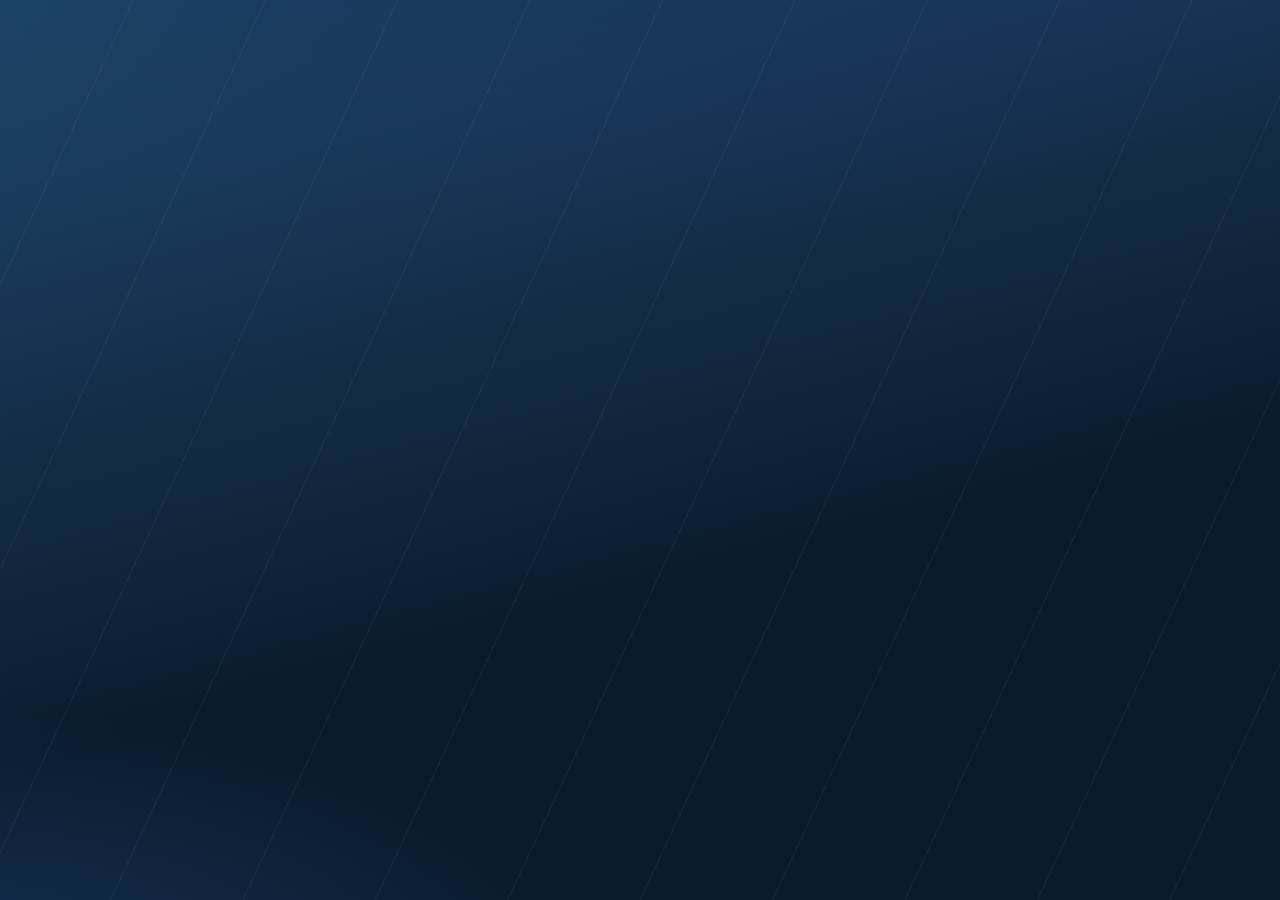
<file: journey-board.html>
<!DOCTYPE html><html><head><script>window.__JB=null;/* live data injected by parent dashboard */</script><meta charset="utf-8"><meta name="viewport" content="width=device-width,initial-scale=1,maximum-scale=1,user-scalable=no">
<title>Race Control — PR→PO Journey Board</title><script>if(new URLSearchParams(location.search).has('evidence'))document.documentElement.classList.add('evidence')</script>
<link href="https://fonts.googleapis.com/css2?family=Montserrat:wght@500;600;700;800&display=swap" rel="stylesheet">
<style>
:root{--bg:#0B1B2E;--bg2:#1F466B;--line:#618FB4;--accent:#145A95;--ink:#eaf2fb;--mut:#8fa9c6;
--green:#22c55e;--amber:#f59e0b;--red:#ef4444;--ghost:#42618a;--pr:#7fb2e0;--cpr:#e0b96a}
*{box-sizing:border-box;margin:0;padding:0}
html,body{width:100%;height:100%;overflow:hidden;background:#0B1B2E}
#stage{position:absolute;top:0;left:0;width:1920px;height:1080px;transform-origin:top left;visibility:hidden}
#stage.data-ready{visibility:visible}
body{font-family:'Montserrat','Helvetica Neue',Arial,sans-serif;color:var(--ink);
background:radial-gradient(1500px 700px at 50% -20%, #17335c 0%, transparent 60%),
radial-gradient(1100px 500px at -5% 112%, #143054 0%, transparent 60%),
linear-gradient(165deg,var(--bg2),var(--bg) 62%)}
body:before{content:"";position:fixed;inset:0;opacity:.05;pointer-events:none;
background-image:repeating-linear-gradient(115deg,#fff 0 1px,transparent 1px 120px)}
.wall{display:grid;width:100%;height:100%;padding:14px 28px 8px;gap:10px;
grid-template-rows:46px 158px 184px 1fr 15px;min-width:0}
.wall>*{min-width:0}
.hdr{display:flex;align-items:center;gap:14px;overflow:hidden}
.hdr h1{font-family:'Gotham','Montserrat','Helvetica Neue',Arial,sans-serif;font-size:22px;letter-spacing:.12em;white-space:nowrap}
.hdr .bars{display:inline-block;width:27px;height:15px;margin-right:10px;
background:repeating-linear-gradient(105deg,var(--line) 0 6px,transparent 6px 10px);transform:skewX(-18deg)}
.tabs{display:flex;gap:6px}
.tab{font-family:'Gotham','Montserrat','Helvetica Neue',Arial,sans-serif;font-size:11.5px;letter-spacing:.09em;padding:6px 13px;border-radius:7px;
border:1px solid rgba(97,143,180,.4);color:var(--mut)}
.tab.on{background:#cfe2f5;color:#0b1830;font-weight:700;border-color:#cfe2f5}
.bench{background:var(--accent)!important;color:#fff!important;font-family:'Gotham','Montserrat','Helvetica Neue',Arial,sans-serif;font-size:11.5px;color:#0b1830;background:linear-gradient(90deg,#cfe2f5,#9dc3e8);
padding:6px 12px;border-radius:7px;font-weight:700;white-space:nowrap}
.bench.win{background:linear-gradient(90deg,#c98a1f,#f0b95c)!important;color:#0B1B2E!important}
.liveclk{margin-left:auto;font-family:'Gotham','Montserrat','Helvetica Neue',Arial,sans-serif;font-size:13px;color:var(--mut);white-space:nowrap}
.liveclk i{display:inline-block;width:9px;height:9px;border-radius:50%;background:var(--green);box-shadow:0 0 9px var(--green);margin-right:8px;animation:pu 1.6s infinite}
@keyframes pu{50%{opacity:.35}}
/* hero */
.hero{display:grid;grid-template-columns:496px 1fr 416px;gap:16px;min-width:0}
.hero>*{min-width:0}
.hn{display:flex;flex-direction:column;justify-content:center}
.hn .n{font-family:'Gotham','Montserrat','Helvetica Neue',Arial,sans-serif;font-weight:700;font-size:104px;line-height:.92;
background:linear-gradient(180deg,#fff,#a9c6e4);-webkit-background-clip:text;background-clip:text;color:transparent}
.hn .n span{font-size:34px;letter-spacing:.05em}
.hn .sub{display:flex;gap:8px 14px;font-family:'Gotham','Montserrat','Helvetica Neue',Arial,sans-serif;font-size:13.5px;letter-spacing:.06em;margin-top:6px;flex-wrap:wrap}
.hn .sub .t{color:var(--mut)}.hn .sub .behind{color:#ffb37a;font-weight:700}
.panel{background:rgba(8,21,43,.5);border:1px solid rgba(97,143,180,.28);border-radius:13px;padding:10px 16px;display:flex;flex-direction:column;min-height:0}
.panel .ttl{font-family:'Gotham','Montserrat','Helvetica Neue',Arial,sans-serif;font-size:11px;letter-spacing:.14em;color:var(--mut);display:flex;gap:12px;align-items:baseline}
.panel .ttl .chip{font-size:12px;color:#9ff0bb;font-weight:700}
.tw{flex:1;display:flex;align-items:flex-end;gap:10px;padding:8px 4px 2px;position:relative}
.tw .tgt{position:absolute;left:0;right:0;border-top:2px dashed rgba(207,226,245,.5);z-index:0}
.tw .tgt span{position:absolute;right:2px;top:-16px;font:600 10px 'Montserrat',Arial;color:#cfe2f5}
.tb2{flex:1;display:flex;flex-direction:column;align-items:center;gap:3px;z-index:1}
.tb2 .bar2{width:100%;border-radius:4px 4px 0 0}
.tb2 .wl{font:600 10px 'Montserrat',Arial;color:var(--mut)}
.tb2 .wv{font:700 11.5px 'Montserrat'}
.tb2.dim{opacity:.45}
/* live mini */
.lm{display:grid;grid-template-columns:1fr 1fr;gap:8px;flex:1;align-content:center}
.lmk{background:rgba(8,21,43,.55);border:1px solid rgba(97,143,180,.22);border-radius:9px;padding:6px 10px}
.lmk .l{font-family:'Gotham','Montserrat','Helvetica Neue',Arial,sans-serif;font-size:9.5px;letter-spacing:.1em;color:var(--mut);white-space:nowrap}
.lmk .v{font-family:'Gotham','Montserrat','Helvetica Neue',Arial,sans-serif;font-size:20px;font-weight:700;line-height:1.1}
.lmk .v i{font-style:normal;font-size:11px;font-weight:600}
.bad{color:#ff9d9d}.good{color:#8ef0ae}
/* journey line */
.jbox{position:relative;padding:0 14px}
.jbox svg{width:100%;height:100%}
.nlab{font:600 13.5px 'Montserrat';fill:#e6eefb;letter-spacing:.05em}
.nsub{font:700 14px 'Montserrat'}
.nnote{font:600 10.5px 'Titillium Web';fill:#8fa9c6}
.seglab{font:700 12px 'Montserrat';fill:#ffb4b4;letter-spacing:.07em}
/* circuits + pit */
.main{display:grid;grid-template-columns:1fr 328px;gap:14px;min-height:0}
.main>*{min-width:0}
.circ{display:flex;flex-direction:column;gap:6px;min-height:0}
.leg{display:flex;gap:22px;font:600 10.5px 'Montserrat';letter-spacing:.1em;color:var(--mut);padding-left:250px}
.crow{flex:1;display:grid;grid-template-columns:236px 1fr;gap:12px;align-items:center;min-height:0;
background:rgba(255,255,255,.03);border:1px solid rgba(97,143,180,.22);border-radius:11px;padding:4px 14px}
.crow.p1{border-color:rgba(34,197,94,.45)}
.crow.last{border-color:rgba(239,68,68,.45)}
.cid .r1{display:flex;align-items:center;gap:7px}
.pos{font-family:'Gotham','Montserrat','Helvetica Neue',Arial,sans-serif;font-weight:700;font-size:12px;width:32px;height:23px;display:flex;align-items:center;justify-content:center;border-radius:6px;background:#20406e;color:#cfe2f5}
.p1 .pos{background:var(--green);color:#04240f}.last .pos{background:var(--red);color:#2b0505}
.tn{font-family:'Gotham','Montserrat','Helvetica Neue',Arial,sans-serif;font-size:13px;font-weight:600;white-space:nowrap}
.tb{font:700 9.5px 'Montserrat';padding:2px 7px;border-radius:5px}
.tbpr{background:var(--pr);color:#08152b}.tbcpr{background:var(--cpr);color:#08152b}
.cid .r2{font-family:'Montserrat'}
.cid .r2 .m{font-size:21px;font-weight:700}
.cid .r2 .m span{font-size:11px;color:var(--mut)}
.cid .r3{font-size:10px;color:var(--mut)}
.cid .r3 b{color:#cfe2f5}
.crow svg{width:100%;height:100%;min-height:0}
.sval{font:700 12.5px 'Montserrat'}
.sstuck{font:700 10.5px 'Montserrat';letter-spacing:.02em}
/* pit */
.pit{display:flex;flex-direction:column;gap:8px;min-height:0}
.pit h2{font-family:'Gotham','Montserrat','Helvetica Neue',Arial,sans-serif;font-size:13.5px;letter-spacing:.16em;color:#7fd4ff}
.pc{border-radius:10px;padding:8px 12px;border:1px solid;display:flex;flex-direction:column;gap:1px}
.pc .l{font-family:'Gotham','Montserrat','Helvetica Neue',Arial,sans-serif;font-size:9.5px;letter-spacing:.13em;opacity:.85}
.pc .v{font-family:'Gotham','Montserrat','Helvetica Neue',Arial,sans-serif;font-size:14px;font-weight:700;line-height:1.3}
.pc .n{font-family:'Gotham','Montserrat','Helvetica Neue',Arial,sans-serif;font-size:21px;font-weight:700}
.pc .n span{font-size:11px}
.pc.r{border-color:rgba(239,68,68,.55);background:rgba(239,68,68,.1);color:#ffd2d2}
.pc.a{border-color:rgba(245,158,11,.5);background:rgba(245,158,11,.09);color:#ffe1ae}
.pc.b{border-color:rgba(97,143,180,.4);background:rgba(97,143,180,.08);color:#d8e8f7}
.pc small{font-size:10.5px;line-height:1.35;color:inherit;opacity:.9}
.next{margin-top:auto;border:1px solid rgba(127,212,255,.55);background:rgba(127,212,255,.08);border-radius:10px;padding:10px 12px;position:relative;overflow:hidden}
.next:after{content:"";position:absolute;top:0;bottom:0;width:110px;left:-150px;
background:linear-gradient(105deg,transparent,rgba(255,255,255,.10),transparent);animation:sweep 6s ease-in-out infinite}
@keyframes sweep{14%{left:110%}100%{left:110%}}
.next .l{font-family:'Gotham','Montserrat','Helvetica Neue',Arial,sans-serif;font-size:10px;letter-spacing:.15em;color:#7fd4ff}
.next .v{font-family:'Gotham','Montserrat','Helvetica Neue',Arial,sans-serif;font-size:15px;font-weight:700;color:#eaf6ff;line-height:1.3}
.next .d{font-size:10.5px;color:#bcd9ec;line-height:1.35}
.next .d b{color:#fff}
.foot{display:flex;justify-content:space-between;font-size:10px;color:var(--mut);white-space:nowrap;overflow:hidden}

/* ===== motion ===== */
.crow{transition:flex-grow .45s cubic-bezier(.16,1,.3,1),border-color .3s;cursor:pointer;position:relative;flex-direction:column;display:flex}
.crow .rmain{display:grid;grid-template-columns:236px 1fr;gap:12px;align-items:center;flex:1;min-height:0;width:100%}
.crow:hover{border-color:rgba(97,143,180,.55)}
.crow .hint{position:absolute;right:12px;top:8px;font:600 9.5px 'Montserrat',Arial;letter-spacing:.12em;color:var(--mut);opacity:.7}
.crow.exp{flex-grow:3.4;border-color:#618FB4;background:rgba(20,90,149,.12)}
.drawer{display:none;width:100%;border-top:1px solid rgba(97,143,180,.3);margin-top:4px;padding-top:6px;
 grid-template-columns:repeat(4,1fr);gap:12px;overflow:hidden}
.crow.exp .drawer{display:grid;animation:din .4s cubic-bezier(.16,1,.3,1)}
@keyframes din{from{opacity:0;transform:translateY(8px)}to{opacity:1;transform:none}}
.dh{font:700 9.5px 'Montserrat',Arial;letter-spacing:.13em;color:#7fd4ff;margin-bottom:2px}
.dr{display:grid;grid-template-columns:1fr auto;gap:8px;font-size:11px;padding:2.5px 0;border-top:1px solid rgba(97,143,180,.12)}
.dr .a{white-space:nowrap;overflow:hidden;text-overflow:ellipsis;font-weight:600}
.dr .b{font-family:'Montserrat',Arial;font-weight:700;white-space:nowrap}
.dr .b span{color:var(--mut);font-weight:400;font-size:9.5px}
/* reveals */
.rv0{opacity:0;transform:translateY(14px)}
.on .rv0{opacity:1;transform:none;transition:all .6s cubic-bezier(.16,1,.3,1)}
.tb2 .bar2{transform-origin:bottom;transform:scaleY(0)}
.on .tb2 .bar2{transform:scaleY(1);transition:transform .7s cubic-bezier(.16,1,.3,1)}
.jbox{position:relative}
#jl{clip-path:inset(0 100% 0 0)}
.on #jl{clip-path:inset(0 -2% 0 0);transition:clip-path 1.2s cubic-bezier(.16,1,.3,1) .15s}
#pcv{position:absolute;inset:0;pointer-events:none}
#livePage{position:fixed;inset:0;width:100vw;height:100vh;border:0;display:none;z-index:50;background:#0B1B2E}
html.evidence .rv0{opacity:1!important;transform:none!important;transition:none!important}
html.evidence .tb2 .bar2{transform:scaleY(1)!important;transition:none!important}
html.evidence #jl{clip-path:none!important;transition:none!important}
html.evidence .crow{transition:none!important}
</style></head><body><div id="stage"><div class="wall">

 <div class="hdr"><span style="background:#fff;border-radius:8px;padding:5px 10px;display:flex;align-items:center"><img src="[data-uri]" style="height:30px"></span>
<h1><img src="[data-uri]" style="height:17px;margin-right:10px;vertical-align:-1px">RACE CONTROL — PR → PO JOURNEY BOARD</h1>
  <div class="tabs"><span class="tab on">1 · JOURNEY BOARD</span><span class="tab">2 · LIVE RACE & QUEUES</span></div>
  <span class="bench">TARGET · PR → GOODS RECEIVED · 10 WD</span>
  <span class="bench">GOODS → INVOICE · ≤ 2 DAYS</span>
  <span class="bench win">WINDOW · 01 APR 2026 → (POST INTEGRATION FIX)</span>
  <span class="liveclk"><i></i>LIVE · 25 AUG 2026 · 16:48</span></div>

 <div class="hero">
  <div class="hn"><div class="n">12.0<span> WD</span></div>
   <div class="sub"><span class="t">MEDIAN · MEASURED TO LPO SENT</span><span class="behind">+2.0 WD vs TARGET</span><span class="t">n=698 · 43.8% WITHIN · P90 34</span></div></div>
  <div class="panel rv0"><div class="ttl">ARE WE IMPROVING? — COMPLETED JOURNEYS BY FINISH WEEK <span class="chip">▼ 2 WD vs LAST WEEK · 3 STRAIGHT WEEKS AT / UNDER TARGET</span></div>
   <div class="tw" id="tw"></div></div>
  <div class="panel rv0"><div class="ttl">STILL ON THE JOURNEY — THE SLOW TAIL</div>
   <div class="lm">
    <div class="lmk"><div class="l">ON THE JOURNEY NOW</div><div class="v">596</div></div>
    <div class="lmk"><div class="l">WITHIN TARGET NOW</div><div class="v">26.2% <i class="bad">▼2.6</i></div></div>
    <div class="lmk"><div class="l">MEDIAN AGE</div><div class="v">29 wd <i class="bad">▲1</i></div></div>
    <div class="lmk"><div class="l">FINISHED / RAISED TODAY</div><div class="v">0 · 1</div></div>
   </div></div>
 </div>

 <div class="jbox"><svg id="jl" preserveAspectRatio="xMidYMid meet"></svg></div>

 <div class="main">
  <div class="circ">
   <div class="leg"><span>CIRCUITS · ABOVE THE LINE = MEDIAN WD TO CLEAR · BELOW = LIVE ITEMS STUCK THERE NOW &amp; THEIR DWELL →</span><span style="color:#9fd6b3">RAISED→SUBMITTED</span><span style="color:#ffd9a1">SUBMITTED→PO</span><span style="color:#f2b8b8">PO→LPO</span><span style="color:#7c9cc0">⌀ GOODS / INVOICE — NOT TIMESTAMPED</span></div>
   <div id="circ" style="display:flex;flex-direction:column;gap:6px;flex:1;min-height:0"></div>
  </div>
  <div class="pit">
   <h2>PIT WALL</h2>
   <div class="pc r rv0"><div class="l">SLOWEST GATE</div><div class="v">FACILITIES MGMT · CPR · SUBMITTED → PO</div><div class="n">15 <span>WD</span></div></div>
   <div class="pc b rv0"><div class="l">DEEPEST QUEUE — LIVE</div><div class="v">UNIT PRICES UPDATED</div><div class="n">335 <span>PRs · 33.6d dwell</span></div>
    <small>desks: <b>Adnan.Ullah</b> 231 · 28.6d — <b>roderick.red</b> 160 · 20.1d</small></div>
   <div class="pc a rv0"><div class="l">SLOWEST PROJECT</div><div class="v">IRISE TOWER</div><div class="n">31.5 <span>WD · n=20</span></div></div>
   <div class="pc a rv0"><div class="l">CORRECTIVE — LEGACY DATA</div><small><b>831 pre-April CPRs</b> arrived from CRM without department / location (integration gap, fixed ~Apr 2026). Backfill from CRM quotes; until then they are excluded from this board.</small></div>
   <div class="next rv0"><div class="l">NEXT ACTION</div>
    <div class="v">CLEAR THE PRICE-UPDATE QUEUE</div>
    <div class="d"><b>335 PRs at one step</b> — the deepest live queue and the engine of the Submitted→PO constraint. Two desks hold 391 of the live pipeline.</div></div>
  </div>
 </div>

 <div class="foot"><span>Working days Mon–Fri · completed cohort = PRs created 01 Apr 2026 → with LPO sent · trend grouped by finish week (current week partial, dimmed) · each PR counts once; shared-holder tallies attribute it to each named holder · goods-received & supplier-invoice timestamps absent from D365 export — targets shown, measurement pending product-receipt / invoice discovery in Dataverse</span><span>Strive Services Group · For Excellence We Strive</span></div>
</div></div>
<script>
function fit(){const s=Math.min(innerWidth/1920,innerHeight/1080);const st=document.getElementById("stage");st.style.transform=`translate(${(innerWidth-1920*s)/2}px,${(innerHeight-1080*s)/2}px) scale(${s})`;}
addEventListener("resize",fit);fit();

/* trend bars */
const WKS=[{w:'W27',v:14},{w:'W28',v:17},{w:'W29',v:15},{w:'W30',v:24},{w:'W31',v:16.5},{w:'W32',v:9},{w:'W33',v:9},{w:'W34',v:7},{w:'W35',v:3,dim:1,lab:'partial'}];
const tw=document.getElementById('tw'),MAXV=26;
tw.innerHTML='<div class="tgt" style="bottom:'+(10/MAXV*100*0.78+18)+'px"><span>TARGET 10</span></div>';
WKS.forEach(k=>{
 const h=Math.max(6,k.v/MAXV*100*0.78);
 const c=k.v<=10?'linear-gradient(180deg,#34d873,#1f9b52)':k.v<=15?'linear-gradient(180deg,#f5b942,#c78a1b)':'linear-gradient(180deg,#f4726a,#c2413a)';
 const d=document.createElement('div');d.className='tb2'+(k.dim?' dim':'');
 d.innerHTML=`<span class="wv" style="color:${k.v<=10?'#8ef0ae':k.v<=15?'#ffd9a1':'#ff9d9d'}">${k.v}</span>
 <div class="bar2" style="height:${h}px;background:${c}"></div><span class="wl">${k.w}${k.lab?'·'+k.lab:''}</span>`;
 tw.appendChild(d);});
/* journey line */
const NS='http://www.w3.org/2000/svg';
const svg=document.getElementById('jl');
const W=1830,H=182;svg.setAttribute('viewBox',`0 0 ${W} ${H}`);
const mk=(t,a)=>{const e=document.createElementNS(NS,t);for(const k in a)e.setAttribute(k,a[k]);svg.appendChild(e);return e};
const y=88;
const SEC=[{wd:0.0,c:'var(--green)'},{wd:9.0,c:'var(--red)',crit:1},{wd:3.0,c:'var(--amber)'}];
const GH=150,GH2=130,MIN=80,K=95;
let total=SEC.reduce((a,s)=>a+Math.max(MIN,s.wd*K),0)+GH+GH2;
const scale=(W-130)/total;
const NODES=[{nm:'PR RAISED',v:'0.0 WD',c:'#22c55e'},{nm:'SUBMITTED',v:'0.0 WD',c:'#22c55e'},
{nm:'PO CREATED',v:'9.0 WD',c:'#ef4444'},{nm:'LPO SENT',v:'12.0 WD',c:'#f59e0b'},
{nm:'GOODS RECEIVED',v:'TARGET ≤ 10 WD · NO TIMESTAMP',c:'#42618a',ghost:1},
{nm:'INVOICE RECEIVED',v:'TARGET + 2 DAYS · NO TIMESTAMP',c:'#42618a',ghost:1}];
let x=64;const pts=[x];
SEC.forEach(s=>{const w=Math.max(MIN,s.wd*K)*scale;
 mk('line',{x1:x,y1:y,x2:x+w,y2:y,stroke:s.c,'stroke-width':14,'stroke-linecap':'butt',
  style:s.crit?'filter:drop-shadow(0 0 12px rgba(239,68,68,.7))':''});
 const fl=mk('line',{x1:x,y1:y,x2:x+w,y2:y,stroke:'rgba(255,255,255,.5)','stroke-width':3,'stroke-dasharray':'9 24'});
 fl.innerHTML='<animate attributeName="stroke-dashoffset" from="33" to="0" dur="1.1s" repeatCount="indefinite"/>';
 if(s.crit)mk('text',{x:x+w/2,y:y-42,'text-anchor':'middle','class':'seglab'}).textContent='PRIMARY CONSTRAINT · SUBMITTED → PO · 9.0 WD';
 x+=w;pts.push(x);});
[GH,GH2].forEach(g=>{mk('line',{x1:x,y1:y,x2:x+g*scale,y2:y,stroke:'var(--ghost)','stroke-width':9,'stroke-dasharray':'5 11'});x+=g*scale;pts.push(x);});
NODES.forEach((n,i)=>{const px=pts[i];
 if(n.ghost){mk('circle',{cx:px,cy:y,r:18,fill:'none',stroke:'#42618a','stroke-width':2.6,'stroke-dasharray':'4 5'});}
 else{mk('circle',{cx:px,cy:y,r:20,fill:'#0b1d38',stroke:n.c,'stroke-width':3.6,style:`filter:drop-shadow(0 0 10px ${n.c})`});
  mk('circle',{cx:px,cy:y,r:7.5,fill:n.c});}
 const up=i%2===0?-1:1;
 const anch=i===NODES.length-1?'end':'middle', ax=i===NODES.length-1?px+20:px;
 mk('line',{x1:px,y1:y+(up<0?-24:24),x2:px,y2:y+(up<0?-48:48),stroke:'#31527d','stroke-width':2});
 mk('text',{x:ax,y:y+(up<0?-60:66),'text-anchor':anch,'class':'nlab'}).textContent=n.nm;
 const t=mk('text',{x:ax,y:y+(up<0?-80:86),'text-anchor':anch,'class':n.ghost?'nnote':'nsub'});
 t.textContent=n.v;if(!n.ghost)t.setAttribute('fill',n.c);
});
/* circuits */
const SLA=d=>d<=3?'#22c55e':d<=10?'#f59e0b':'#ef4444';
const DRILL={"HS|CPR": {"live": 71, "proj": [["ROYAL PARK SOUTH VILLAS", 9.0, 3], ["NORTH RESIDENCE", 8.5, 18], ["AL RAMS LABOUR CAMP 1", 8.0, 3], ["SOUTH RESIDENCE", 6.5, 10]], "dept": [["Home Maintenance Services", 6.0, 104]], "hold": [["roderick.red", 63, 7.4], ["Layusha.cleatus", 1, 140.6], ["Aparna.Pauly", 1, 0.3]], "old": [[104, "CPR-022949", "Layusha.cleatus", "ROYAL PARK SOUTH VILLAS", 140.6], [104, "CPR-022910", "Layusha.cleatus", "NORTH RESIDENCE", 63.4], [86, "CPR-025493", "roderick.red", "GOLDEN MILE", 78.5]]}, "FA|PR": {"live": 26, "proj": [["Headoffice", 7.0, 32], ["ARJAN ACCOMODATION", 6.5, 8]], "dept": [["Marketing", 14.5, 8], ["Office Support", 7.0, 11], ["Accomodation Services", 6.5, 10], ["IT", 6.0, 6]], "hold": [["dinesh.laxman", 4, 64.0], ["ayman.g", 3, 0.5], ["it.solutions", 1, 19.5], ["Aparna.Pauly", 1, 7.6]], "old": [[104, "PR-001177", "\u2014", "\u2014", null], [97, "PR-001216", "dinesh.laxman", "Headoffice", 132.6], [97, "PR-001213", "\u2014", "\u2014", null]]}, "FM|PR": {"live": 73, "proj": [["IRISE TOWER", 31.5, 20], ["AL MAAREF PRIVATE SCHOOL", 29.0, 3], ["BARTON HOUSE 1", 24.0, 3], ["BINGHATTI GATEWAY", 24.0, 3]], "dept": [["Landscaping Services", 22.0, 3], ["Contracted Cleaning Services", 16.0, 109], ["Building Services", 11.5, 176], ["Concierge Services", 5.0, 4]], "hold": [["arman.b", 19, 0], ["Adnan.Ullah", 16, 3.4], ["Aparna.Pauly", 11, 4.6], ["Layusha.cleatus", 5, 3.5]], "old": [[104, "PR-001168", "arman.b", "WILTON PARK RESIDENCES", 140.3], [92, "PR-001250", "arman.b", "CAYAN BUSSINES CENTER", 129.4], [91, "PR-001261", "\u2014", "EDEN APARTMENTS", null]]}, "FO|CPR": {"live": 8, "proj": [["AL TAY HILLS", 19.0, 6], ["BALQIS RESIDENCE", 17.0, 3], ["SOUTH RESIDENCE", 13.5, 8]], "dept": [["FitOut Services", 16.5, 20]], "hold": [["roderick.red", 6, 41.3]], "old": [[95, "CPR-022970", "roderick.red", "BALQIS RESIDENCE", 118.6], [71, "CPR-026924", "roderick.red", "AL MAAREF PRIVATE SCHOOL", 78.5], [36, "CPR-030558", "roderick.red", "AL TAY HILLS", 48.4]]}, "FM|CPR": {"live": 409, "proj": [["J ONE TOWER", 52.0, 4], ["WILTON PARK RESIDENCES", 40.0, 5], ["DOMUS INDIGO", 28.5, 40], ["MAG 318", 25.0, 6]], "dept": [["Contracted Cleaning Services", 19.0, 5], ["Building Services", 17.0, 213], ["Landscaping Services", 13.0, 5]], "hold": [["Adnan.Ullah", 215, 32.5], ["roderick.red", 88, 37.3], ["Aparna.Pauly", 71, 15.5], ["Layusha.cleatus", 22, 78.5]], "old": [[104, "CPR-022938", "Adnan.Ullah", "DOMUS INDIGO", 78.5], [102, "CPR-023262", "Layusha.cleatus", "CAYAN BUSSINES CENTER", 78.5], [102, "CPR-023257", "Adnan.Ullah", "SWAY RESIDENCE", 140.6]]}};
const ROWS=[
 {key:'HS|CPR',pos:'P1',cls:'p1',team:'HOME SERVICES',ty:'CPR',tot:'6.0',p90:'16',n:105,within:'78.1',legs:[0.0,4.0,2.0]},
 {key:'FA|PR',pos:'P2',team:'FACTORY — HEAD OFFICE',ty:'PR',tot:'7.0',p90:'24',n:44,within:'68.2',legs:[0.0,3.0,4.0]},
 {key:'FM|PR',pos:'P3',team:'FACILITIES MGMT',ty:'PR',tot:'13.0',p90:'33',n:294,within:'38.8',legs:[0.0,10.0,3.0]},
 {key:'FO|CPR',pos:'P4',team:'FITOUT SOLUTIONS',ty:'CPR',tot:'16.5',p90:'27',n:20,within:'45.0',legs:[0.0,8.5,8.0]},
 {key:'FM|CPR',pos:'P5',cls:'last',team:'FACILITIES MGMT',ty:'CPR',tot:'17.0',p90:'46',n:221,within:'29.4',legs:[0.0,15.0,2.0]}
];
const maxTot=Math.max(...ROWS.map(r=>r.legs.reduce((a,b)=>a+b,0)));
const circ=document.getElementById('circ');
const LGEO=[];
function drawLane(svg,r){
 svg.innerHTML='';
 const W=svg.clientWidth||1200,H=svg.clientHeight||70;
 svg.setAttribute('viewBox',`0 0 ${W} ${H}`);svg.setAttribute('preserveAspectRatio','xMinYMid meet');
 const mk2=(t,a)=>{const e=document.createElementNS(NS,t);for(const k in a)e.setAttribute(k,a[k]);svg.appendChild(e);return e};
 const yy=H/2,MIN2=72,GH3=44,pad=14;
 const K2=(W-2*pad-GH3-3*MIN2)/maxTot;
 const px=r.legs.map(d=>Math.max(MIN2,d*K2));
 let xx=pad;const pp=[xx];
 r.legs.forEach((d,i)=>{
  mk2('line',{x1:xx,y1:yy,x2:xx+px[i],y2:yy,stroke:SLA(d),'stroke-width':10,
   style:d>10?'filter:drop-shadow(0 0 7px rgba(239,68,68,.7))':''});
  const fl=mk2('line',{x1:xx,y1:yy,x2:xx+px[i],y2:yy,stroke:'rgba(255,255,255,.45)','stroke-width':2.2,'stroke-dasharray':'6 18'});
  fl.innerHTML='<animate attributeName="stroke-dashoffset" from="24" to="0" dur="1.1s" repeatCount="indefinite"/>';
  mk2('text',{x:xx+px[i]/2,y:yy-14,'text-anchor':'middle','class':'sval',fill:SLA(d)}).textContent=d.toFixed(1)+' WD';
  /* how many live items are parked in this leg right now, and their dwell */
  const st=(r.stuck&&r.stuck[i])||null;
  if(st&&st.n){
   const tight=px[i]<118;
   const lbl=tight?`${st.n} \u00b7 ${st.medianAgeWd}wd`:`${st.n} stuck \u00b7 ${st.medianAgeWd}wd`;
   const t=mk2('text',{x:xx+px[i]/2,y:yy+24,'text-anchor':'middle','class':'sstuck',
     fill:st.medianAgeWd>20?'#ef4444':st.medianAgeWd>10?'#f59e0b':'#8fa9c6'});
   t.textContent=lbl;
   const tip=document.createElementNS(NS,'title');
   tip.textContent=`${st.n} live item${st.n===1?'':'s'} in this leg \u00b7 median dwell ${st.medianAgeWd} wd `
     +`\u00b7 oldest ${st.oldestWd} wd \u00b7 ${st.over20} over 20 wd`;
   t.appendChild(tip);
  } else if(st){
   mk2('text',{x:xx+px[i]/2,y:yy+24,'text-anchor':'middle','class':'sstuck',fill:'#42618a'}).textContent='clear';
  }
  xx+=px[i];pp.push(xx);});
 mk2('line',{x1:xx,y1:yy,x2:xx+GH3,y2:yy,stroke:'#42618a','stroke-width':6,'stroke-dasharray':'4 8'});
 pp.forEach((p,i)=>{mk2('circle',{cx:p,cy:yy,r:9.5,fill:'#0b1d38',stroke:i===0?'#22c55e':SLA(r.legs[i-1]),'stroke-width':2.6});
  mk2('circle',{cx:p,cy:yy,r:3.5,fill:i===0?'#22c55e':SLA(r.legs[i-1])});});
 mk2('circle',{cx:xx+GH3,cy:yy,r:8,fill:'none',stroke:'#42618a','stroke-width':2.2,'stroke-dasharray':'3 4'});
 return {svg,pp,legs:r.legs,y:yy};
}
function drow(a,b){return `<div class="dr"><span class="a">${a}</span><span class="b">${b}</span></div>`}
ROWS.forEach((r,ri)=>{
 const el=document.createElement('div');el.className='crow rv0 '+(r.cls||'');
 const D=DRILL[r.key];
 const proj=(D.proj||[]).map(p=>drow(p[0].toLowerCase().replace(/\b\w/g,c=>c.toUpperCase()),`${p[1]}wd <span>n=${p[2]}</span>`)).join('')||'<div class="dr"><span class="a">—</span></div>';
 const dep=(D.dept||[]).map(p=>drow(p[0],`${p[1]}wd <span>n=${p[2]}</span>`)).join('')||'<div class="dr"><span class="a">—</span></div>';
 const who=(D.hold||[]).map(p=>drow(p[0],`${p[1]} PRs <span>· ${p[2]==null?'—':p[2]+'d'}</span>`)).join('')||'<div class="dr"><span class="a">—</span></div>';
 const olds=(D.old||[]).map(p=>drow(p[1]+' · '+(p[3]!=='—'?p[3].toLowerCase().replace(/\b\w/g,c=>c.toUpperCase()):p[2]),`${p[0]}wd`)).join('');
 el.innerHTML=`<div class="rmain"><div class="cid">
  <div class="r1"><span class="pos">${r.pos}</span><span class="tn">${r.team}</span><span class="tb ${r.ty==='PR'?'tbpr':'tbcpr'}">${r.ty}</span></div>
  <div class="r2"><span class="m">${r.tot}<span> WD MEDIAN</span></span></div>
  <div class="r3">p90 <b>${r.p90} wd</b> · n=<b>${r.n}</b> · within target <b>${r.within}%</b> · on track <b>${D.live}</b></div></div><svg></svg></div>
 <span class="hint">▾ TAP TO DRILL</span>
 <div class="drawer">
  <div><div class="dh">SLOWEST PROJECTS</div>${proj}</div>
  <div><div class="dh">SLOWEST DEPARTMENTS</div>${dep}</div>
  <div><div class="dh">WHO HOLDS NOW</div>${who}</div>
  <div><div class="dh">OLDEST ON TRACK</div>${olds}</div>
 </div>`;
 circ.appendChild(el);
 const g=drawLane(el.querySelector('svg'),r); g.live=D.live; g.ty=r.ty; LGEO.push(g);
 el.addEventListener('click',()=>{
  const was=el.classList.contains('exp');
  document.querySelectorAll('.crow.exp').forEach(x=>x.classList.remove('exp'));
  if(!was){el.classList.add('exp');el.querySelector('.hint').textContent='▴ CLOSE';}
  else el.querySelector('.hint').textContent='▾ TAP TO DRILL';
  document.querySelectorAll('.crow').forEach((x,i)=>{if(!x.classList.contains('exp')){const h=x.querySelector('.hint');if(h&&h.textContent==='▴ CLOSE')h.textContent='▾ TAP TO DRILL';}});
  setTimeout(()=>{document.querySelectorAll('.crow').forEach((x,i)=>drawLane(x.querySelector('svg'),ROWS[i]));},480);
 });
});
/* ===== load sequence + particles ===== */
const stage=document.getElementById('stage');
requestAnimationFrame(()=>requestAnimationFrame(()=>stage.classList.add('on')));
document.querySelectorAll('.crow').forEach((x,i)=>x.style.transitionDelay=(0.15+i*0.09)+'s');
document.querySelectorAll('.tb2 .bar2').forEach((x,i)=>x.style.transitionDelay=(0.2+i*0.06)+'s');
/* hero count-up */
{const el=document.querySelector('.hn .n');const span=el.querySelector('span');
 let t0=null;const target=12.0;
 function st(ts){if(!t0)t0=ts;const p=Math.min(1,(ts-t0)/1100);const e=1-Math.pow(1-p,3);
  el.childNodes[0].textContent=(target*e).toFixed(1);if(p<1)requestAnimationFrame(st);}
 requestAnimationFrame(st);}
/* particles on the journey line */
setTimeout(()=>{const box=document.querySelector('.jbox');
 const cv=document.createElement('canvas');cv.id='pcv';box.appendChild(cv);
 const r=box.getBoundingClientRect();cv.width=r.width*2;cv.height=r.height*2;
 cv.style.width=r.width+'px';cv.style.height=r.height+'px';
 const ctx=cv.getContext('2d');ctx.scale(2,2);
 const sv=document.getElementById('jl');const sr=sv.getBoundingClientRect();
 const vb=sv.viewBox.baseVal;const sc=sr.width/vb.width;const yy=(sr.top-r.top)+88*sc;
 // sector px from build: recompute like SEC loop
 const SECD=[0.0,9.0,3.0];const GHs=[150,130];const MIN=80,K=95;
 let tot=SECD.reduce((a,d)=>a+Math.max(MIN,d*K),0)+GHs[0]+GHs[1];
 const scl=(1830-130)/tot*sc;
 const px=SECD.map(d=>Math.max(MIN,d*K)*scl);
 const x0=(sr.left-r.left)+64*sc;
 const tw2=SECD.map(d=>Math.max(d,0.4));const T=tw2.reduce((a,b)=>a+b,0);
 const P=[];for(let i=0;i<34;i++)P.push({ph:Math.random(),sp:0.9+Math.random()*0.25});
 const CYC=13000;let t0=null;
 function fr(ts){if(!t0)t0=ts;ctx.clearRect(0,0,cv.width,cv.height);
  for(const p of P){const u=((ts-t0)*p.sp/CYC+p.ph)%1;
   let acc=0,x=x0,done=false;
   for(let i=0;i<tw2.length;i++){const f=tw2[i]/T;
    if(u<acc+f){x+=px[i]*((u-acc)/f);done=true;break}acc+=f;x+=px[i];}
   if(!done)continue;
   ctx.beginPath();ctx.fillStyle='rgba(255,255,255,.9)';ctx.shadowColor='rgba(160,210,255,.9)';ctx.shadowBlur=8;
   ctx.arc(x,yy,2.4,0,6.283);ctx.fill();ctx.shadowBlur=0;}
  requestAnimationFrame(fr);}
 requestAnimationFrame(fr);
 addEventListener('resize',()=>{const r2=box.getBoundingClientRect();cv.width=r2.width*2;cv.height=r2.height*2;cv.style.width=r2.width+'px';cv.style.height=r2.height+'px';ctx.setTransform(2,0,0,2,0,0);});},420);
</script><script>
(function () {
  'use strict';

  const esc = value => String(value == null ? '' : value).replace(/[&<>'"]/g, ch => ({'&':'&amp;','<':'&lt;','>':'&gt;',"'":'&#39;','"':'&quot;'}[ch]));
  const one = value => value == null ? '—' : Number(value).toFixed(1);
  const whole = value => value == null ? '—' : Number(value).toLocaleString('en-US');
  const evidenceMode = new URLSearchParams(location.search).has('evidence');
  const trendColour = value => value <= 10 ? ['#8ef0ae','linear-gradient(180deg,#34d873,#1f9b52)'] : value <= 15 ? ['#ffd9a1','linear-gradient(180deg,#f5b942,#c78a1b)'] : ['#ff9d9d','linear-gradient(180deg,#f4726a,#c2413a)'];

  function showPage(page) {
    /* page 2 now lives in a sibling Analysis sub-tab; ask the parent to switch */
    try { parent.postMessage({__jbNav: page === 2 ? 'live' : 'board'}, '*'); } catch(e){}
  }

  document.querySelectorAll('.hdr .tabs .tab').forEach((tab, index) => {
    tab.style.cursor = 'pointer';
    tab.addEventListener('click', () => showPage(index + 1));
  });
  addEventListener('message', event => {
    if (event.data === 'journey-page-1') showPage(1);
  });

  function renderTrend(data) {
    const host = document.getElementById('tw');
    const values = data.trend.filter(item => item.medianWd != null).map(item => item.medianWd);
    const max = Math.max(26, ...values, 1);
    host.innerHTML = `<div class="tgt" style="bottom:${10 / max * 100 * 0.78 + 18}px"><span>TARGET 10</span></div>`;
    data.trend.forEach(item => {
      const value = item.medianWd;
      const [ink, fill] = trendColour(value == null ? 99 : value);
      const bar = document.createElement('div');
      bar.className = `tb2${item.partial ? ' dim' : ''}`;
      bar.innerHTML = `<span class="wv" style="color:${ink}">${value == null ? '—' : one(value).replace('.0','')}</span><div class="bar2" style="height:${value == null ? 6 : Math.max(6, value / max * 100 * .78)}px;background:${fill}"></div><span class="wl">${esc(item.label)}${item.partial ? '·partial' : ''}</span>`;
      host.appendChild(bar);
    });
    const full = data.trend.filter(item => !item.partial && item.medianWd != null);
    let streak = 0;
    for (let index = full.length - 1; index >= 0 && full[index].medianWd <= 10; index--) streak++;
    const delta = data.trendDeltaWd;
    const direction = delta < 0 ? '▼' : delta > 0 ? '▲' : '＝';
    const chip = document.querySelector('.hero .panel .ttl .chip');
    chip.textContent = `${direction} ${Math.abs(delta || 0)} WD vs LAST WEEK · ${streak} STRAIGHT WEEK${streak === 1 ? '' : 'S'} AT / UNDER TARGET`;
  }

  function renderJourney(data) {
    const root = document.getElementById('jl');
    root.innerHTML = '';
    const NS = 'http://www.w3.org/2000/svg';
    const width = 1830, height = 182, y = 88;
    root.setAttribute('viewBox', `0 0 ${width} ${height}`);
    const make = (tag, attrs) => {
      const node = document.createElementNS(NS, tag);
      Object.entries(attrs).forEach(([key, value]) => node.setAttribute(key, value));
      root.appendChild(node);
      return node;
    };
    const head = data.headline;
    const sectors = [
      {wd: head.submittedMedianWd, colour: '#22c55e'},
      {wd: head.poCreatedMedianWd - head.submittedMedianWd, colour: '#ef4444', critical: true},
      {wd: head.lpoMedianWd - head.poCreatedMedianWd, colour: '#f59e0b'},
    ];
    const ghost = [150, 130], minimum = 80, multiplier = 95;
    const total = sectors.reduce((sum, sector) => sum + Math.max(minimum, sector.wd * multiplier), 0) + ghost[0] + ghost[1];
    const scale = (width - 130) / total;
    let x = 64;
    const points = [x];
    sectors.forEach(sector => {
      const section = Math.max(minimum, sector.wd * multiplier) * scale;
      make('line', {x1:x,y1:y,x2:x+section,y2:y,stroke:sector.colour,'stroke-width':14,'stroke-linecap':'butt',style:sector.critical?'filter:drop-shadow(0 0 12px rgba(239,68,68,.7))':''});
      const flow = make('line', {x1:x,y1:y,x2:x+section,y2:y,stroke:'rgba(255,255,255,.5)','stroke-width':3,'stroke-dasharray':'9 24'});
      flow.innerHTML = '<animate attributeName="stroke-dashoffset" from="33" to="0" dur="1.1s" repeatCount="indefinite"/>';
      if (sector.critical) {
        const label = make('text', {x:x+section/2,y:y-42,'text-anchor':'middle','class':'seglab'});
        label.textContent = `PRIMARY CONSTRAINT · SUBMITTED → PO · ${one(sector.wd)} WD`;
      }
      x += section;
      points.push(x);
    });
    ghost.forEach(length => {
      make('line', {x1:x,y1:y,x2:x+length*scale,y2:y,stroke:'var(--ghost)','stroke-width':9,'stroke-dasharray':'5 11'});
      x += length * scale;
      points.push(x);
    });
    const nodes = [
      ['PR RAISED','0.0 WD','#22c55e'],
      ['SUBMITTED',`${one(head.submittedMedianWd)} WD`,'#22c55e'],
      ['PO CREATED',`${one(head.poCreatedMedianWd)} WD`,'#ef4444'],
      ['LPO SENT',`${one(head.lpoMedianWd)} WD`,'#f59e0b'],
      ['GOODS RECEIVED','TARGET ≤ 10 WD · NO TIMESTAMP','#42618a',true],
      ['INVOICE RECEIVED','TARGET + 2 DAYS · NO TIMESTAMP','#42618a',true],
    ];
    nodes.forEach((node, index) => {
      const px = points[index], up = index % 2 === 0 ? -1 : 1;
      if (node[3]) make('circle', {cx:px,cy:y,r:18,fill:'none',stroke:'#42618a','stroke-width':2.6,'stroke-dasharray':'4 5'});
      else {
        make('circle', {cx:px,cy:y,r:20,fill:'#0b1d38',stroke:node[2],'stroke-width':3.6,style:`filter:drop-shadow(0 0 10px ${node[2]})`});
        make('circle', {cx:px,cy:y,r:7.5,fill:node[2]});
      }
      const anchor = index === nodes.length - 1 ? 'end' : 'middle';
      const ax = index === nodes.length - 1 ? px + 20 : px;
      make('line', {x1:px,y1:y+(up<0?-24:24),x2:px,y2:y+(up<0?-48:48),stroke:'#31527d','stroke-width':2});
      const label = make('text', {x:ax,y:y+(up<0?-60:66),'text-anchor':anchor,'class':'nlab'});
      label.textContent = node[0];
      const value = make('text', {x:ax,y:y+(up<0?-80:86),'text-anchor':anchor,'class':node[3]?'nnote':'nsub'});
      value.textContent = node[1];
      if (!node[3]) value.setAttribute('fill', node[2]);
    });
  }

  function drawerRow(left, right) {
    return `<div class="dr"><span class="a">${esc(left)}</span><span class="b">${right}</span></div>`;
  }

  function renderCircuits(data) {
    const cards = Array.from(document.querySelectorAll('.crow'));
    data.lanes.forEach((lane, index) => {
      const card = cards[index];
      if (!card) return;
      const row = ROWS[index];
      const oldKey = row.key;
      const dynamic = {
        pos: `P${index + 1}`,
        cls: index === 0 ? 'p1' : index === data.lanes.length - 1 ? 'last' : '',
        team: lane.division === 'Facilities Management' ? 'FACILITIES MGMT' : lane.division.toUpperCase(),
        ty: lane.type,
        tot: one(lane.medianWd),
        p90: Math.round(lane.p90Wd),
        n: lane.n,
        within: one(lane.within10Pct),
        legs: [lane.sectors.raisedToSubmitted, lane.sectors.submittedToPo, lane.sectors.poToLpo],
        stuck: lane.stuck || null,
      };
      Object.assign(row, dynamic);
      card.classList.remove('p1','last');
      if (dynamic.cls) card.classList.add(dynamic.cls);
      card.querySelector('.pos').textContent = dynamic.pos;
      card.querySelector('.tn').textContent = dynamic.team;
      const badge = card.querySelector('.tb');
      badge.textContent = dynamic.ty;
      badge.className = `tb ${dynamic.ty === 'PR' ? 'tbpr' : 'tbcpr'}`;
      card.querySelector('.r2 .m').innerHTML = `${dynamic.tot}<span> WD MEDIAN</span>`;
      card.querySelector('.r3').innerHTML = `p90 <b>${dynamic.p90} wd</b> · n=<b>${dynamic.n}</b> · within target <b>${dynamic.within}%</b> · on track <b>${lane.liveCount}</b>`;
      const projects = lane.drill.projects.map(item => drawerRow(item.name, `${one(item.medianWd)}wd <span>n=${item.n}</span>`)).join('');
      const departments = lane.drill.departments.map(item => drawerRow(item.name, `${one(item.medianWd)}wd <span>n=${item.n}</span>`)).join('');
      const holders = lane.drill.holders.map(item => drawerRow(item.name, `${item.count} PRs <span>· ${one(item.medianAgeWd)}wd</span>`)).join('');
      const oldest = lane.drill.oldest.map(item => drawerRow(`${item.number} · ${item.project}`, `${item.ageWd}wd`)).join('');
      card.querySelector('.drawer').innerHTML = `<div><div class="dh">SLOWEST PROJECTS</div>${projects}</div><div><div class="dh">SLOWEST DEPARTMENTS</div>${departments}</div><div><div class="dh">WHO HOLDS NOW</div>${holders}</div><div><div class="dh">OLDEST ON TRACK</div>${oldest}</div>`;
      const drill = DRILL[oldKey];
      Object.assign(drill, {
        live: lane.liveCount,
        proj: lane.drill.projects.map(item => [item.name,item.medianWd,item.n]),
        dept: lane.drill.departments.map(item => [item.name,item.medianWd,item.n]),
        hold: lane.drill.holders.map(item => [item.name,item.count,item.medianAgeWd]),
        old: lane.drill.oldest.map(item => [item.ageWd,item.number,item.holder,item.project,null]),
      });
      drawLane(card.querySelector('svg'), row);
    });
  }

  function countUp(target) {
    const element = document.querySelector('.hn .n');
    if (evidenceMode) {
      element.innerHTML = `${one(target)}<span> WD</span>`;
      const force = () => {
        if (element.childNodes[0] && element.childNodes[0].textContent !== one(target)) element.childNodes[0].textContent = one(target);
      };
      new MutationObserver(force).observe(element, {subtree:true,childList:true,characterData:true});
      return;
    }
    element.innerHTML = `0.0<span> WD</span>`;
    let start;
    function frame(timestamp) {
      start = start || timestamp;
      const progress = Math.min(1, (timestamp - start) / 1100);
      element.childNodes[0].textContent = (target * (1 - Math.pow(1 - progress, 3))).toFixed(1);
      if (progress < 1) requestAnimationFrame(frame);
    }
    requestAnimationFrame(frame);
  }

  function applyData(data) {
    const head = data.headline, target = data.targets.raisedToGoodsWd;
    countUp(head.lpoMedianWd);
    document.querySelector('.hn .sub .behind').textContent = `${head.lpoMedianWd >= target ? '+' : '−'}${one(Math.abs(head.lpoMedianWd - target))} WD vs TARGET`;
    document.querySelector('.hn .sub .t:last-child').textContent = `n=${whole(head.completed)} · ${one(head.within10Pct)}% WITHIN · P90 ${Math.round(head.p90Wd)}`;
    const liveValues = document.querySelectorAll('.lm .lmk .v');
    liveValues[0].textContent = whole(data.live.count);
    liveValues[1].innerHTML = `${one(data.live.within10Pct)}% <i class="${data.live.within10Delta < 0 ? 'bad' : 'good'}">${data.live.within10Delta < 0 ? '▼' : '▲'}${Math.abs(data.live.within10Delta)}</i>`;
    liveValues[2].innerHTML = `${one(data.live.medianAgeWd).replace('.0','')} wd <i class="${data.live.medianAgeDelta > 0 ? 'bad' : 'good'}">${data.live.medianAgeDelta > 0 ? '▲' : '▼'}${Math.abs(data.live.medianAgeDelta)}</i>`;
    liveValues[3].textContent = `${data.live.finishedToday} · ${data.live.raisedToday}`;
    renderTrend(data);
    renderJourney(data);
    renderCircuits(data);

    const pitCards = document.querySelectorAll('.pit .pc');
    const gateNames = {raisedToSubmitted:'RAISED → SUBMITTED',submittedToPo:'SUBMITTED → PO',poToLpo:'PO → LPO'};
    pitCards[0].querySelector('.v').textContent = `${data.pitWall.slowestGate.lane} · ${gateNames[data.pitWall.slowestGate.sector]}`;
    pitCards[0].querySelector('.n').innerHTML = `${one(data.pitWall.slowestGate.medianWd).replace('.0','')} <span>WD</span>`;
    const queue = data.pitWall.deepestQueue;
    pitCards[1].querySelector('.v').textContent = queue.gate.toUpperCase();
    pitCards[1].querySelector('.n').innerHTML = `${whole(queue.count)} <span>PRs · ${one(queue.medianDays)}d dwell</span>`;
    pitCards[1].querySelector('small').innerHTML = `desks: ${queue.holders.slice(0,2).map(item => `<b>${esc(item.name)}</b> ${item.count}`).join(' · ')}`;
    const project = data.pitWall.slowestProject;
    pitCards[2].querySelector('.v').textContent = project.name.toUpperCase();
    pitCards[2].querySelector('.n').innerHTML = `${one(project.medianWd)} <span>WD · n=${project.n}</span>`;
    pitCards[3].querySelector('small').innerHTML = `<b>${whole(data.pitWall.legacy.count)} live items</b> were raised more than 90 days ago and are still on track. They dominate the median age — clearing or cancelling them is what moves the headline number.`;
    const topTwo = queue.holders.slice(0,2).reduce((sum,item) => sum + item.count, 0);
    document.querySelector('.next .v').textContent = `CLEAR THE ${queue.gate.toUpperCase()} QUEUE`;
    document.querySelector('.next .d').innerHTML = `<b>${whole(queue.count)} PRs at one step</b> — the deepest live queue and the engine of the Submitted→PO constraint. The top two desks hold ${whole(topTwo)} of this queue.`;
    const stamp = new Date(data.meta.asOfTimestamp);
    document.querySelector('.liveclk').innerHTML = `<i></i>LIVE · ${stamp.toLocaleDateString('en-GB',{day:'2-digit',month:'short',year:'numeric'}).toUpperCase()} · ${stamp.toLocaleTimeString('en-GB',{hour:'2-digit',minute:'2-digit',hour12:false})}`;
    if (evidenceMode) {
      document.getElementById('stage').classList.add('on');
      document.querySelectorAll('.rv0').forEach(node => { node.style.opacity = '1'; node.style.transform = 'none'; });
      document.querySelectorAll('.bar2').forEach(node => node.style.transform = 'scaleY(1)');
      document.getElementById('jl').style.clipPath = 'none';
    }
    document.getElementById('stage').classList.add('data-ready');
  }

  /* ---------- LIVE DATA BRIDGE ----------
     The parent dashboard (index.html) computes the journey dataset from the
     live PR_DATA / PO_DATA / weekly_snapshots and posts it in as {__jbData:...}.
     No network fetch happens here. */
  function __jbFail(msg){
    var note = document.createElement('div');
    note.style.cssText = 'position:fixed;left:20px;bottom:20px;z-index:200;background:#7f1d1d;color:#fff;padding:10px 14px;border-radius:8px;font:600 12px sans-serif';
    note.textContent = 'Journey data unavailable: ' + msg;
    document.body.appendChild(note);
    document.body.classList.add('data-ready');
    var st = document.getElementById('stage');
    if (st) st.classList.add('data-ready');
  }
  var __jbGot = false;
  addEventListener('message', function(ev){
    var d = ev.data;
    if (!d || typeof d !== 'object' || !d.__jbData) return;
    __jbGot = true;
    try { applyData(d.__jbData); }
    catch (err) { console.error('[journey] render failed', err); __jbFail(err.message); }
  });
  /* tell the parent we are parsed and listening */
  try { parent.postMessage({__jbReady:true}, '*'); } catch(e){}
  setTimeout(function(){ if(!__jbGot) __jbFail('no data received from dashboard'); }, 12000);
})();

</script></body></html>
</file>
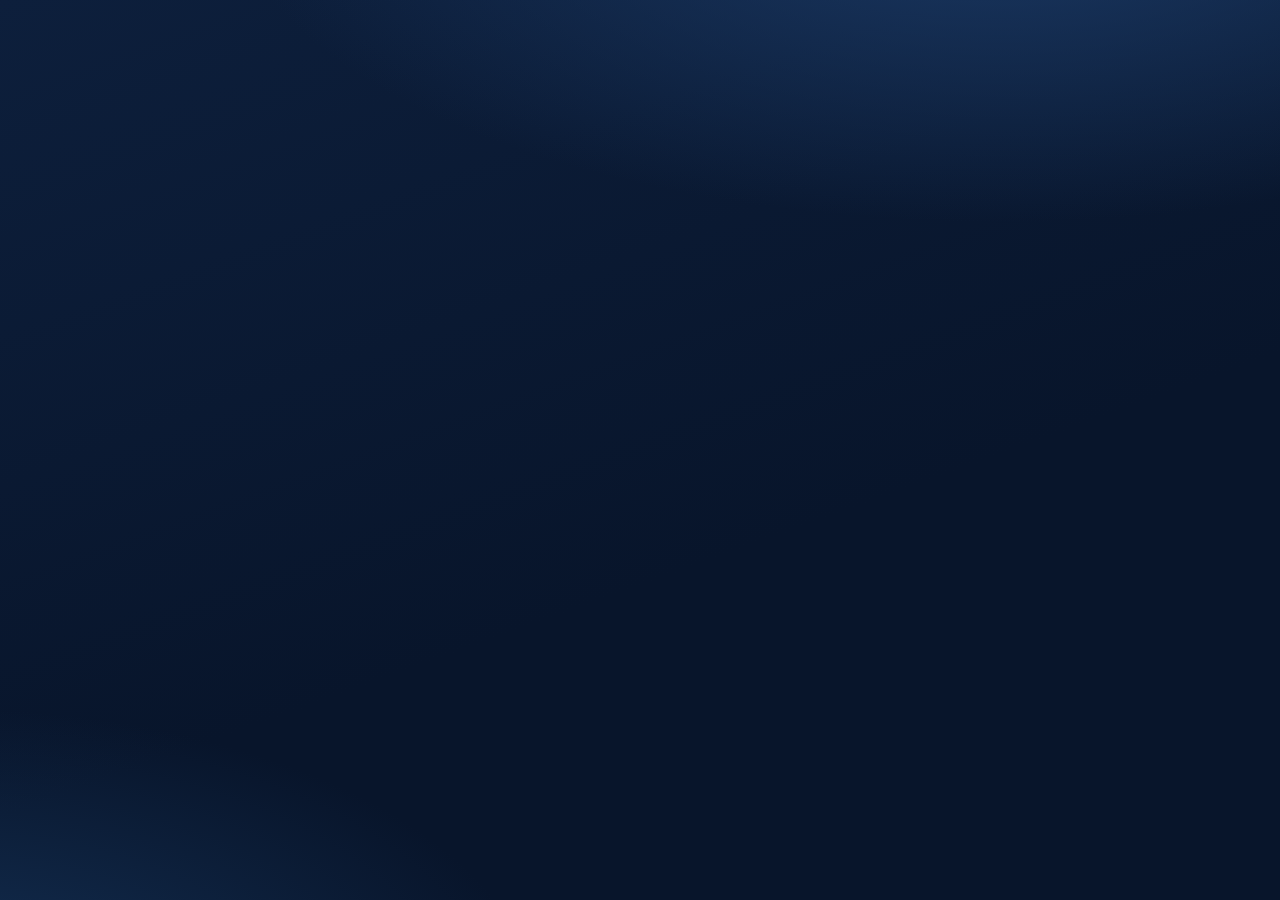
<file: journey-live.html>
<!DOCTYPE html><html><head><script>window.__JB=null;/* live data injected by parent dashboard */</script><meta charset="utf-8"><meta name="viewport" content="width=device-width,initial-scale=1,maximum-scale=1,user-scalable=no">
<title>Race Control — PR→PO · Main Sheet</title>
<link href="https://fonts.googleapis.com/css2?family=Chakra+Petch:wght@500;600;700&family=Titillium+Web:wght@400;600;700&display=swap" rel="stylesheet">
<style>
:root{--bg:#08152b;--bg2:#0d1f3c;--line:#618FB4;--ink:#eaf2fb;--mut:#8fa9c6;
--green:#22c55e;--lime:#a3e635;--amber:#f59e0b;--red:#ef4444;--pr:#7fb2e0;--cpr:#e0b96a}
*{box-sizing:border-box;margin:0;padding:0}
html,body{width:1920px;height:1080px;overflow:hidden}
body{visibility:hidden}body.data-ready{visibility:visible}
body{font-family:'Titillium Web',sans-serif;color:var(--ink);
background:radial-gradient(1400px 600px at 78% -12%, #1b3a66 0%, transparent 55%),
radial-gradient(1000px 500px at -5% 112%, #143054 0%, transparent 60%),
linear-gradient(160deg,var(--bg2),var(--bg) 60%)}
body:before{content:"";position:fixed;inset:0;opacity:.05;pointer-events:none;
background-image:repeating-linear-gradient(115deg,#fff 0 1px,transparent 1px 110px)}
.wall{display:grid;width:100%;height:100%;padding:16px 26px 8px;gap:12px;
grid-template-rows:50px 78px 1fr 40px 16px;min-width:0}
.wall>*{min-width:0}
.hdr{display:flex;align-items:center;gap:16px;overflow:hidden}
.hdr h1{font-family:'Chakra Petch';font-size:24px;letter-spacing:.12em;white-space:nowrap}
.hdr .bars{display:inline-block;width:28px;height:16px;margin-right:11px;
background:repeating-linear-gradient(105deg,var(--line) 0 6px,transparent 6px 10px);transform:skewX(-18deg)}
.tabs{display:flex;gap:6px;margin-left:8px}
.tab{font-family:'Chakra Petch';font-size:12px;letter-spacing:.09em;padding:6px 14px;border-radius:7px;
border:1px solid rgba(97,143,180,.4);color:var(--mut)}
.tab.on{background:#cfe2f5;color:#0b1830;font-weight:700;border-color:#cfe2f5}
.bench{font-family:'Chakra Petch';font-size:12.5px;letter-spacing:.08em;color:#0b1830;
background:linear-gradient(90deg,#cfe2f5,#9dc3e8);padding:7px 13px;border-radius:7px;font-weight:700;white-space:nowrap}
.bench.win{background:linear-gradient(90deg,#ffe9c2,#f0b95c)}
.alert{margin-left:auto;border:1px solid rgba(239,68,68,.55);background:rgba(239,68,68,.12);color:#ffb4b4;
padding:8px 15px;border-radius:999px;font-family:'Chakra Petch';font-size:12.5px;white-space:nowrap}
.alert i{display:inline-block;width:8px;height:8px;border-radius:50%;background:var(--red);margin-right:8px;box-shadow:0 0 8px var(--red);animation:pu 1.6s infinite}
@keyframes pu{50%{opacity:.35}}
/* rail */
.rail{display:flex;background:rgba(255,255,255,.04);border:1px solid rgba(97,143,180,.3);border-radius:11px;padding:10px 16px 6px}
.rk{flex:1;text-align:center;position:relative}
.rk:not(:last-child):after{content:"";position:absolute;left:50%;top:10px;width:100%;height:2px;background:rgba(97,143,180,.35)}
.rk .ic{position:relative;z-index:1;display:inline-flex;width:22px;height:22px;align-items:center;justify-content:center;margin-bottom:2px}
.g-solid{width:21px;height:21px;border-radius:50%;background:#e8eef6;color:#0b1830;font:700 11px 'Chakra Petch';display:flex;align-items:center;justify-content:center;border:2px solid #28527f}
.g-holo{width:19px;height:19px;border-radius:50%;background:var(--bg2);color:#bcd3ea;font:600 10px 'Chakra Petch';display:flex;align-items:center;justify-content:center;border:2px dashed #7c9cc0}
.g-start{width:7px;height:22px;background:#cfe2f5;border-radius:1px}
.g-fin{width:18px;height:18px;background:conic-gradient(#e8eef6 25%,#0b1830 0 50%,#e8eef6 0 75%,#0b1830 0);border:1px solid #9db8d6}
.rk .nm{font-size:11.5px;line-height:1.1;color:#cfe2f5;font-weight:600}
.rk .tp{font-size:9.5px;color:var(--mut)}
.rk.crit .g-holo{border-color:var(--red);color:#ffb4b4;box-shadow:0 0 12px rgba(239,68,68,.55);animation:pu 1.6s infinite}
.rk.crit .nm{color:#ffb4b4}
/* main */
.main{display:grid;grid-template-columns:640px 1fr;gap:14px;min-height:0}
.main>*{min-width:0}
.box{background:rgba(255,255,255,.035);border:1px solid rgba(97,143,180,.3);border-radius:14px;padding:14px 18px;display:flex;flex-direction:column;gap:10px;min-height:0}
.box h2{font-family:'Chakra Petch';font-size:15px;letter-spacing:.14em;color:#cfe2f5}
.box h2 .pulse{display:inline-block;width:10px;height:10px;border-radius:50%;background:var(--green);box-shadow:0 0 10px var(--green);margin-right:10px;animation:pu 1.6s infinite}
.kpis{display:grid;grid-template-columns:repeat(3,1fr);gap:8px}
.kpi{background:rgba(8,21,43,.55);border:1px solid rgba(97,143,180,.22);border-radius:10px;padding:8px 12px}
.kpi .l{font-size:10.5px;letter-spacing:.1em;color:var(--mut);font-family:'Chakra Petch';white-space:nowrap}
.kpi .v{font-family:'Chakra Petch';font-size:26px;font-weight:700;font-variant-numeric:tabular-nums;line-height:1.1}
.kpi .v span{font-size:14px}
.kpi .d{font-size:12px;font-weight:600}
.bad{color:#ff9d9d}.good{color:#8ef0ae}.flat{color:var(--mut)}
.tsplit{border:1px solid rgba(97,143,180,.25);border-radius:9px;padding:7px 12px;display:flex;flex-direction:column;gap:5px;background:rgba(8,21,43,.4)}
.trow{display:flex;align-items:center;gap:10px;font-size:12px}
.tb{font:700 11px 'Chakra Petch';padding:2px 8px;border-radius:5px}
.tbpr{background:var(--pr);color:#08152b}.tbcpr{background:var(--cpr);color:#08152b}
.tl{color:var(--mut);font-size:10.5px;letter-spacing:.04em;flex:1}
.tf{font-family:'Chakra Petch';font-size:12px;color:#cfe2f5}.tf b{font-size:13.5px}
.lrow{display:grid;grid-template-columns:175px 1fr 185px;gap:12px;align-items:center;padding:8px 0 0}
.lrow .nm{font-size:14.5px;font-weight:600;line-height:1.1}
.lrow .nm .sm{display:block;font-size:11px;color:var(--mut);font-weight:400}
.bar{display:flex;height:26px;border-radius:6px;overflow:hidden;background:rgba(8,21,43,.6)}
.bar div{display:flex;align-items:center;justify-content:center;font:600 12px 'Chakra Petch';color:#08152b}
.b0{background:var(--green)}.b1{background:var(--lime)}.b2{background:var(--amber)}.b3{background:var(--red);color:#2b0505}
.lrow .fig{text-align:right;font-family:'Chakra Petch';font-variant-numeric:tabular-nums;font-size:13px;color:#cfe2f5;line-height:1.35}
.lrow .fig b{font-size:17px}
.bkey{display:flex;gap:16px;font-size:11.5px;color:var(--mut);flex-wrap:wrap;margin-top:2px}
.sw{display:inline-block;width:11px;height:11px;border-radius:2px;margin-right:6px;vertical-align:-1px}
/* stuck board */
.stuck{display:grid;grid-template-columns:1fr 1fr;gap:12px;min-height:0}
.scol{display:flex;flex-direction:column;gap:9px;min-width:0;background:rgba(8,21,43,.35);
border:1px solid rgba(97,143,180,.25);border-radius:12px;padding:12px 15px}
.scol.rev{border-color:rgba(224,185,106,.5)}
.shead{display:flex;align-items:center;gap:10px}
.shead .t{font-family:'Chakra Petch';font-size:14px;font-weight:700;letter-spacing:.06em}
.shead .s{font-size:10.5px;color:var(--mut);letter-spacing:.03em}
.crit{border-radius:9px;padding:9px 13px;font-family:'Chakra Petch'}
.crit .cl{font-size:10px;letter-spacing:.14em;opacity:.85}
.crit .cv{font-size:17px;font-weight:700;line-height:1.25}
.crit.bad2{background:rgba(239,68,68,.16);border:1px solid rgba(239,68,68,.55);color:#ffd2d2;
box-shadow:inset 0 0 30px rgba(239,68,68,.08);animation:cb 2.6s ease-in-out infinite}
@keyframes cb{50%{box-shadow:inset 0 0 30px rgba(239,68,68,.22),0 0 18px rgba(239,68,68,.18)}}
.crit.ok{background:rgba(34,197,94,.12);border:1px solid rgba(34,197,94,.5);color:#c9f5d7}
.sh3{font:700 10.5px 'Chakra Petch';letter-spacing:.14em;color:var(--mut);margin-top:2px}
.grow{display:grid;grid-template-columns:1fr 120px 96px;gap:8px;align-items:center;padding:4px 0;border-top:1px solid rgba(97,143,180,.14)}
.grow .nm{font-size:12.5px;font-weight:600;white-space:nowrap;overflow:hidden;text-overflow:ellipsis}
.grow .nm .g{font-family:'Chakra Petch';font-size:10px;color:var(--mut);margin-right:6px}
.mini{height:13px;border-radius:3px;background:rgba(8,21,43,.7);overflow:hidden}
.mini div{height:100%}
.grow .fig{text-align:right;font-family:'Chakra Petch';font-variant-numeric:tabular-nums;font-size:12.5px;font-weight:700}
.grow .fig span{color:var(--mut);font-weight:400;font-size:10.5px}
.who .grow .nm{font-size:13px}
.insight{margin-top:auto;border-top:1px solid rgba(97,143,180,.2);padding-top:7px;font-size:12px;color:#cfe2f5}
.insight b{color:#fff}
.carrow{display:grid;grid-template-columns:118px 1fr 150px;gap:8px;align-items:center;padding:4px 0;border-top:1px solid rgba(97,143,180,.14)}
.carrow .id{font-family:'Chakra Petch';font-size:12.5px;font-weight:700;color:#cfe2f5}
.carrow .wh{font-size:11.5px;color:var(--mut);white-space:nowrap;overflow:hidden;text-overflow:ellipsis}
.carrow .wh b{color:#eaf2fb}
.carrow .ag{text-align:right;font-family:'Chakra Petch';font-size:12.5px;font-weight:700}
.carrow .ag span{color:var(--mut);font-weight:400;font-size:10px}
.wallnote{border:1px solid rgba(245,158,11,.5);background:rgba(245,158,11,.1);border-radius:8px;padding:8px 12px;font-size:12.5px;color:#ffe1ae;margin-top:auto;position:relative;overflow:hidden}
.wallnote:after{content:"";position:absolute;top:0;bottom:0;width:110px;left:-150px;
background:linear-gradient(105deg,transparent,rgba(255,255,255,.09),transparent);animation:sweep 7s ease-in-out infinite}
@keyframes sweep{14%{left:110%}100%{left:110%}}
.schips{display:flex;gap:8px;flex-wrap:wrap}
.schip{font-family:'Chakra Petch';font-size:11px;color:#cfe2f5;border:1px solid rgba(97,143,180,.35);border-radius:6px;padding:3px 9px;background:rgba(8,21,43,.5)}
.schip b{font-size:12px}
/* ticker */
.ticker{display:flex;align-items:center;gap:24px;background:rgba(8,21,43,.72);border:1px solid rgba(97,143,180,.3);
border-radius:10px;padding:0 16px;font-family:'Chakra Petch';font-size:13px;white-space:nowrap;overflow:hidden}
.ticker .sep{color:#31527d}
.foot{display:flex;justify-content:space-between;font-size:10.5px;color:var(--mut);white-space:nowrap;overflow:hidden}
</style></head><body><div class="wall">

 <div class="hdr"><h1><span class="bars"></span>RACE CONTROL — PR → PO JOURNEY</h1>
  <div class="tabs"><span class="tab on">1 · MAIN SHEET</span><span class="tab">2 · STAGE ANALYSIS — CURVES BY DIVISION / DEPARTMENT</span></div>
  <span class="bench">COMMITMENT · 10 WORKING DAYS</span>
  <span class="bench win">01 JAN 2026 →</span>
  <span class="alert"><i></i>CRITICAL · CPR · GATE 6 PRICES UPDATED · 349 STUCK · 35.3D</span></div>

 <div class="rail" id="rail"></div>

 <div class="main">
  <div class="box">
   <h2><span class="pulse"></span>LIVE RACE — PRs ON TRACK NOW</h2>
   <div class="kpis">
    <div class="kpi"><div class="l">PRs ON TRACK</div><div class="v">867</div><div class="d good">▼ 2 vs yesterday</div></div>
    <div class="kpi"><div class="l">WITHIN BENCHMARK</div><div class="v">18.0%</div><div class="d bad">▼ 1.8 pts</div></div>
    <div class="kpi"><div class="l">MEDIAN AGE</div><div class="v">53 <span>wd</span></div><div class="d bad">▲ 1 wd</div></div>
   </div>
   <div class="kpis" style="grid-template-columns:repeat(2,1fr)">
    <div class="kpi"><div class="l">FINISHED YESTERDAY</div><div class="v">3</div><div class="d flat">crossed the line</div></div>
    <div class="kpi"><div class="l">NEW PRs YESTERDAY</div><div class="v">1</div><div class="d flat">joined the track</div></div>
   </div>
   <div class="tsplit">
    <div class="trow"><span class="tb tbcpr">CPR</span><span class="tl">REVENUE — VARIATIONS & REACTIVE JOBS · CRM QUOTE</span><span class="tf"><b>621</b> on track · <b>17.4%</b> within · med <b>45 wd</b></span></div>
    <div class="trow"><span class="tb tbpr">PR</span><span class="tl">NON-REVENUE — CONTRACTS & BACK OFFICE · F&O</span><span class="tf"><b>246</b> on track · <b>19.5%</b> within · med <b>126 wd</b></span></div>
   </div>
   <div id="lrows"></div>
   <div class="bkey"><span><span class="sw b0"></span>0–5 wd</span><span><span class="sw b1"></span>6–10 · at benchmark</span><span><span class="sw b2"></span>11–20 · over</span><span><span class="sw b3"></span>&gt;20 · badly over</span></div>
   <div class="wallnote">🏁 <b>THE PO IS THE WALL</b> — Facilities Management runs the same race twice: <b>PR gets a PO in 14.5d, CPR waits 29.1d</b>. Same buildings, same buyers — the revenue lane waits twice as long for its PO.</div>
  </div>

  <div class="stuck">
   <div class="scol rev">
    <div class="shead"><span class="tb tbcpr">CPR</span><span class="t">REVENUE WORK</span><span class="s">variations & reactive jobs — this lane earns the money</span></div>
    <div class="crit bad2"><div class="cl">CRITICAL POINT — WHERE IT GETS STUCK</div>
     <div class="cv">GATE 6 · PRICES UPDATED — 349 PRs · 35.3d median wait</div></div>
    <div class="sh3">STUCK BY GATE</div>
    <div id="cg"></div>
    <div class="schips"><span class="schip">median end-to-end <b>24.1d</b></span><span class="schip">wait for PO (gate 1→8) <b>17.7d</b></span><span class="schip">after PO (8→9) <b>0.9d</b></span></div>
    <div class="sh3">SLOWEST TO ACTION — WHO HOLDS THE PR NOW</div>
    <div class="who" id="cw"></div>
    <div class="sh3">OLDEST REVENUE CARS ON TRACK</div>
    <div id="cc"></div>
    <div class="insight">The revenue lane is not waiting for management — it is waiting at <b>procurement desks</b>. Two desks hold <b>386 of 621</b> revenue PRs.</div>
   </div>
   <div class="scol">
    <div class="shead"><span class="tb tbpr">PR</span><span class="t">NON-REVENUE WORK</span><span class="s">contracts, back office, stationery, marketing</span></div>
    <div class="crit ok"><div class="cl">CRITICAL POINT — WHERE IT GETS STUCK</div>
     <div class="cv">NO CRITICAL JAM — biggest queue: Gate 2 · PR Review, 41 PRs · 3.5d</div></div>
    <div class="sh3">STUCK BY GATE</div>
    <div id="pg"></div>
    <div class="schips"><span class="schip">median end-to-end <b>23.6d</b></span><span class="schip">wait for PO (gate 1→8) <b>12.4d</b></span><span class="schip">after PO (8→9) <b>3.0d</b> · p90 <b>55d</b></span></div>
    <div class="sh3">SLOWEST TO ACTION — WHO HOLDS THE PR NOW</div>
    <div class="who" id="pw"></div>
    <div class="sh3">OLDEST NON-REVENUE CARS ON TRACK</div>
    <div id="pc"></div>
    <div class="insight"><b>Approvals are not the bottleneck anywhere</b> — Mgmt Approvals median 0.2d, Accounting Manager same-day. The cost lane flows; the revenue lane queues.</div>
   </div>
  </div>
 </div>

 <div class="ticker"><span style="color:#8ef0ae;font-weight:700"><i style="display:inline-block;width:9px;height:9px;border-radius:50%;background:var(--green);box-shadow:0 0 9px var(--green);margin-right:8px;animation:pu 1.6s infinite"></i>LIVE</span>
  <span>FACILITIES MANAGEMENT <b>532</b></span><span class="sep">|</span><span>HOME SERVICES <b>86</b></span><span class="sep">|</span>
  <span>FITOUT SOLUTIONS <b>8</b></span><span class="sep">|</span><span>FACTORY <b>241</b></span><span class="sep">|</span>
  <span style="color:#ffe1ae">PAGE 2 → STAGE ANALYSIS · JOURNEY CURVES BY DIVISION & DEPARTMENT</span></div>

 <div class="foot"><span><b style="color:#cfe2f5">Solid gates 1·8·9</b> = timestamped · <b style="color:#cfe2f5">dashed 2–7</b> = sequence only · dwell = days at current step · benchmark measured to LPO Sent · working days Mon–Fri · window: created 01 Jan 2026 →</span><span>Strive Services Group · as of 25 Aug 2026 16:48</span></div>
</div>
<script>
const GATES=[{k:'start',nm:'PR Raised',tp:'START'},{n:1,solid:1,nm:'Submitted',tp:'timestamped'},
{n:2,nm:'PR Review',tp:'sequence only'},{n:3,nm:'RFQ to Suppliers',tp:'sequence only'},
{n:4,nm:'Quotation Received',tp:'sequence only'},{n:5,nm:'Ops Confirmation',tp:'sequence only'},
{n:6,nm:'Prices Updated',tp:'349 stuck · 35.3d',crit:1},{n:7,nm:'Mgmt Approvals',tp:'0.2d · fast'},
{n:8,solid:1,nm:'PO Created',tp:'timestamped'},{n:9,solid:1,nm:'LPO Sent',tp:'timestamped'},
{k:'fin',nm:'Received / Invoiced',tp:'not measurable'}];
const rail=document.getElementById('rail');
GATES.forEach(g=>{const d=document.createElement('div');d.className='rk'+(g.crit?' crit':'');
 const ic=g.k==='start'?'<span class="g-start"></span>':g.k==='fin'?'<span class="g-fin"></span>':
   g.solid?`<span class="g-solid">${g.n}</span>`:`<span class="g-holo">${g.n}</span>`;
 d.innerHTML=`<span class="ic">${ic}</span><div class="nm">${g.nm}</div><div class="tp">${g.tp}</div>`;rail.appendChild(d);});
const LIVE=[
 {n:'Facilities Management',cars:532,pct:'20.9',dp:'▼ 1.9',dpc:'bad',med:39,dm:'▲ 1',dmc:'bad',b:[61,50,70,351]},
 {n:'Home Services',cars:86,pct:'45.3',dp:'▼ 3.0',dpc:'bad',med:13,dm:'▲ 1',dmc:'bad',b:[23,16,15,32]},
 {n:'FitOut Solutions',cars:8,pct:'12.5',dp:'＝',dpc:'flat',med:29,dm:'▲ 1',dmc:'bad',b:[1,0,2,5]},
 {n:'Factory — Head Office',cars:241,pct:'2.1',dp:'▼ 0.8',dpc:'bad',med:144,dm:'▲ 1',dmc:'bad',b:[2,3,3,233]}
];
const lr=document.getElementById('lrows');
LIVE.forEach(x=>{
 const tot=x.b.reduce((a,b)=>a+b,0);
 const segs=x.b.map((v,i)=>v?`<div class="b${i}" style="flex:${v}">${v>tot*0.07?v:''}</div>`:'').join('');
 const r=document.createElement('div');r.className='lrow';
 r.innerHTML=`<div class="nm">${x.n}<span class="sm">${x.cars} PRs on track</span></div><div class="bar">${segs}</div>
 <div class="fig"><b>${x.pct}%</b> within <span class="${x.dpc}">${x.dp} pts</span><br>median <b>${x.med} wd</b> <span class="${x.dmc}">${x.dm} wd</span></div>`;
 lr.appendChild(r);
});
const SEV=d=>d==null?'#7c9cc0':d<=5?'var(--green)':d<=15?'var(--amber)':'var(--red)';
function rows(host,data,maxN){
 data.forEach(x=>{
  const w=Math.max(5,(x.n/maxN)*100);
  const r=document.createElement('div');r.className='grow';
  r.innerHTML=`<div class="nm">${x.g?'<span class="g">G'+x.g+'</span>':''}${x.n2}</div>
  <div class="mini"><div style="width:${w}%;background:${SEV(x.d)}"></div></div>
  <div class="fig">${x.n} <span>PRs</span> · ${x.d==null?'—':x.d+'d'}</div>`;
  host.appendChild(r);});
}
rows(document.getElementById('cg'),[
 {g:6,n2:'Prices Updated',n:349,d:35.3},{g:2,n2:'PR Review',n:87,d:6.3},
 {g:5,n2:'Ops Confirmation',n:77,d:13.5},{g:3,n2:'RFQ to Suppliers',n:30,d:14.4}],349);
rows(document.getElementById('cw'),[
 {n2:'Adnan.Ullah',n:219,d:33.3},{n2:'roderick.red',n:167,d:26.3},
 {n2:'Aparna.Pauly',n:72,d:14.9},{n2:'Layusha.cleatus',n:25,d:80.5}],219);
rows(document.getElementById('pg'),[
 {g:2,n2:'PR Review',n:41,d:3.5},{g:7,n2:'Mgmt Approvals',n:28,d:0.2},
 {g:5,n2:'Ops Confirmation',n:16,d:7.1},{g:3,n2:'RFQ to Suppliers',n:7,d:7.5}],41);
rows(document.getElementById('pw'),[
 {n2:'arman.b',n:20,d:0.0},{n2:'Adnan.Ullah',n:16,d:3.4},
 {n2:'Aparna.Pauly',n:13,d:7.5},{n2:'dinesh.laxman',n:5,d:49.5}],20);

function cars(host,data){data.forEach(x=>{
 const r=document.createElement('div');r.className='carrow';
 r.innerHTML=`<span class="id">${x.id}</span>
 <span class="wh">held by <b>${x.who}</b> · ${x.where}</span>
 <span class="ag">${x.age} <span>wd on track · ${x.dw}d at step</span></span>`;
 host.appendChild(r);});}
cars(document.getElementById('cc'),[
 {id:'CPR-018190',who:'Adnan.Ullah',where:'Monreve Tower · Building Services',age:149,dw:39.6},
 {id:'CPR-019625',who:'roderick.red',where:'Sway Residence · Building Services',age:139,dw:76.4},
 {id:'CPR-020861',who:'roderick.red',where:'The8 · Building Services',age:127,dw:78.5}]);
cars(document.getElementById('pc'),[
 {id:'PR-001145',who:'arman.b',where:'Le Grand Chateau · Building Services',age:109,dw:0.2},
 {id:'PR-001144',who:'Layusha.cleatus',where:'iRise Tower · Building Services',age:109,dw:21.4},
 {id:'PR-001361',who:'dinesh.laxman',where:'DIP2 Staff Accommodation · Transportation',age:72,dw:78.4}]);
</script><script>
(function () {
  'use strict';

  const esc = value => String(value == null ? '' : value).replace(/[&<>'"]/g, ch => ({'&':'&amp;','<':'&lt;','>':'&gt;',"'":'&#39;','"':'&quot;'}[ch]));
  const one = value => value == null ? '—' : Number(value).toFixed(1);
  const whole = value => value == null ? '—' : Number(value).toLocaleString('en-US');
  const delta = (value, suffix, goodWhenNegative) => {
    const direction = value < 0 ? '▼' : value > 0 ? '▲' : '＝';
    const good = value === 0 ? 'flat' : (value < 0) === goodWhenNegative ? 'good' : 'bad';
    return `<span class="${good}">${direction} ${value === 0 ? '' : Math.abs(value)}${suffix || ''}</span>`;
  };
  const severity = days => days <= 3 ? 'var(--green)' : days <= 10 ? 'var(--amber)' : 'var(--red)';

  const wall = document.querySelector('.wall');
  const stage = document.createElement('div');
  stage.id = 'stage';
  wall.parentNode.insertBefore(stage, wall);
  stage.appendChild(wall);
  const scaleStyle = document.createElement('style');
  scaleStyle.textContent = 'html,body{width:100%;height:100%;overflow:hidden}#stage{position:absolute;left:0;top:0;width:1920px;height:1080px;transform-origin:top left}';
  document.head.appendChild(scaleStyle);
  function fit() {
    const scale = Math.min(innerWidth / 1920, innerHeight / 1080);
    stage.style.transform = `translate(${(innerWidth - 1920 * scale) / 2}px,${(innerHeight - 1080 * scale) / 2}px) scale(${scale})`;
  }
  addEventListener('resize', fit);
  fit();

  const tabs = document.querySelectorAll('.hdr .tab');
  tabs[0].textContent = '1 · JOURNEY BOARD';
  tabs[0].classList.remove('on');
  tabs[1].textContent = '2 · LIVE RACE & QUEUES';
  tabs[1].classList.add('on');
  tabs.forEach(tab => tab.style.cursor = 'pointer');
  tabs[0].addEventListener('click', () => {
    try { parent.postMessage({__jbNav:'board'}, '*'); } catch(e){}
  });
  tabs[1].addEventListener('click', () => {});

  const gateNumber = gate => ({'PR Review':2,'RFQ to Suppliers':3,'Quotation Received':4,'Ops Confirmation':5,'Prices Updated':6,'Mgmt Approvals':7}[gate] || 7);

  function renderRail(data) {
    const deepest = data.pitWall.deepestQueue;
    const gates = [
      {kind:'start',name:'PR Raised',type:'START'},
      {n:1,solid:true,name:'Submitted',type:'timestamped'},
      {n:2,name:'PR Review',type:'sequence only'},
      {n:3,name:'RFQ to Suppliers',type:'sequence only'},
      {n:4,name:'Quotation Received',type:'sequence only'},
      {n:5,name:'Ops Confirmation',type:'sequence only'},
      {n:6,name:'Prices Updated',type:'sequence only'},
      {n:7,name:'Mgmt Approvals',type:'sequence only'},
      {n:8,solid:true,name:'PO Created',type:'timestamped'},
      {n:9,solid:true,name:'LPO Sent',type:'timestamped'},
      {kind:'finish',name:'Received / Invoiced',type:'not measurable'},
    ];
    const host = document.getElementById('rail');
    host.innerHTML = '';
    gates.forEach(gate => {
      const critical = gate.name === deepest.gate;
      const node = document.createElement('div');
      node.className = `rk${critical ? ' crit' : ''}`;
      const icon = gate.kind === 'start' ? '<span class="g-start"></span>' : gate.kind === 'finish' ? '<span class="g-fin"></span>' : gate.solid ? `<span class="g-solid">${gate.n}</span>` : `<span class="g-holo">${gate.n}</span>`;
      const type = critical ? `${deepest.count} stuck · ${one(deepest.medianDays)}d` : gate.type;
      node.innerHTML = `<span class="ic">${icon}</span><div class="nm">${esc(gate.name)}</div><div class="tp">${esc(type)}</div>`;
      host.appendChild(node);
    });
  }

  function renderDivisions(divisions) {
    const host = document.getElementById('lrows');
    host.innerHTML = '';
    divisions.forEach(item => {
      const total = Math.max(1, item.buckets.reduce((sum, value) => sum + value, 0));
      const bars = item.buckets.map((value,index) => value ? `<div class="b${index}" style="flex:${value}">${value > total * .07 ? value : ''}</div>` : '').join('');
      const row = document.createElement('div');
      row.className = 'lrow';
      row.innerHTML = `<div class="nm">${esc(item.division)}<span class="sm">${whole(item.count)} PRs on track</span></div><div class="bar">${bars}</div><div class="fig"><b>${one(item.within10Pct)}%</b> within ${delta(item.within10Delta,' pts',false)}<br>median <b>${one(item.medianAgeWd).replace('.0','')} wd</b> ${delta(item.medianAgeDelta,' wd',true)}</div>`;
      host.appendChild(row);
    });
  }

  function rankedRows(host, items, holderMode) {
    host.innerHTML = '';
    const max = Math.max(1, ...items.map(item => item.count));
    items.slice(0,4).forEach(item => {
      const days = holderMode ? item.medianDays : item.medianDays;
      const row = document.createElement('div');
      row.className = 'grow';
      row.innerHTML = `<div class="nm">${holderMode ? '' : `<span class="g">G${gateNumber(item.gate)}</span>`}${esc(holderMode ? item.name : item.gate)}</div><div class="mini"><div style="width:${Math.max(5,item.count/max*100)}%;background:${severity(days)}"></div></div><div class="fig">${item.count} <span>PRs</span> · ${one(days)}d</div>`;
      host.appendChild(row);
    });
  }

  function oldestRows(host, items) {
    host.innerHTML = '';
    items.forEach(item => {
      const row = document.createElement('div');
      row.className = 'carrow';
      row.innerHTML = `<span class="id">${esc(item.number)}</span><span class="wh">held by <b>${esc(item.holder)}</b> · ${esc(item.project)}</span><span class="ag">${item.ageWd} <span>wd on track · ${item.dwellDays == null ? '—' : one(item.dwellDays)}d at step</span></span>`;
      host.appendChild(row);
    });
  }

  function renderTypeColumn(column, type, data) {
    const queues = data.pageTwo.queues[type];
    const holders = data.pageTwo.holders[type];
    const oldest = data.pageTwo.oldest[type];
    const summary = data.pageTwo.types.find(item => item.type === type);
    column.querySelector('.shead .t').textContent = type === 'CPR' ? 'NON-CONTRACTED REVENUE' : 'CONTRACTED / BACK OFFICE';
    column.querySelector('.shead .s').textContent = type === 'CPR' ? 'born from a CRM quote' : 'created in F&O';
    const critical = column.querySelector('.crit');
    const deepest = queues[0];
    critical.classList.remove('bad2','ok');
    critical.classList.add(deepest && deepest.medianDays > 10 ? 'bad2' : 'ok');
    critical.querySelector('.cv').textContent = deepest ? `GATE ${gateNumber(deepest.gate)} · ${deepest.gate.toUpperCase()} — ${whole(deepest.count)} PRs · ${one(deepest.medianDays)}d median wait` : 'NO ACTIVE QUEUE';
    const sections = column.querySelectorAll('[id]');
    const gateHost = Array.from(sections).find(node => node.id === (type === 'CPR' ? 'cg' : 'pg'));
    const holderHost = Array.from(sections).find(node => node.id === (type === 'CPR' ? 'cw' : 'pw'));
    const carHost = Array.from(sections).find(node => node.id === (type === 'CPR' ? 'cc' : 'pc'));
    rankedRows(gateHost, queues, false);
    rankedRows(holderHost, holders, true);
    oldestRows(carHost, oldest);
    const chips = column.querySelector('.schips');
    chips.innerHTML = `<span class="schip">median end-to-end <b>${one(summary.completedMedianWd)}d</b></span><span class="schip">wait for PO <b>${one(summary.toPoMedianWd)}d</b></span><span class="schip">after PO <b>${one(summary.afterPoMedianWd)}d</b> · p90 <b>${one(summary.afterPoP90Wd)}d</b></span>`;
    const insight = column.querySelector('.insight');
    if (type === 'CPR') {
      const top = holders.slice(0,2).reduce((sum,item) => sum + item.count, 0);
      insight.innerHTML = `The revenue lane is concentrated at <b>procurement desks</b>. The top two named holders have <b>${whole(top)} of ${whole(summary.count)}</b> live CPRs.`;
    } else {
      insight.innerHTML = `<b>${deepest ? deepest.gate : 'No gate'} is the largest contracted/back-office queue</b> — ${deepest ? `${whole(deepest.count)} PRs at ${one(deepest.medianDays)}d median dwell` : 'no active items'}.`;
    }
  }

  function applyData(data) {
    document.querySelector('.hdr h1').innerHTML = '<span class="bars"></span>RACE CONTROL — PR → PO JOURNEY BOARD';
    const benches = document.querySelectorAll('.bench');
    benches[0].textContent = `TARGET · PR → GOODS RECEIVED · ${data.targets.raisedToGoodsWd} WD`;
    benches[1].textContent = `WINDOW · ${new Date(data.meta.windowStart + 'T00:00:00').toLocaleDateString('en-GB',{day:'2-digit',month:'short',year:'numeric'}).toUpperCase()} →`;
    const deepest = data.pitWall.deepestQueue;
    document.querySelector('.alert').innerHTML = `<i></i>CRITICAL · GATE ${gateNumber(deepest.gate)} ${esc(deepest.gate.toUpperCase())} · ${whole(deepest.count)} STUCK · ${one(deepest.medianDays)}D`;
    renderRail(data);

    const live = data.live;
    const kpis = document.querySelectorAll('.kpis');
    const first = kpis[0].querySelectorAll('.kpi');
    first[0].querySelector('.v').textContent = whole(live.count);
    first[0].querySelector('.d').innerHTML = delta(live.countDelta,' vs yesterday',true);
    first[1].querySelector('.v').textContent = `${one(live.within10Pct)}%`;
    first[1].querySelector('.d').innerHTML = delta(live.within10Delta,' pts',false);
    first[2].querySelector('.v').innerHTML = `${one(live.medianAgeWd).replace('.0','')} <span>wd</span>`;
    first[2].querySelector('.d').innerHTML = delta(live.medianAgeDelta,' wd',true);
    const second = kpis[1].querySelectorAll('.kpi');
    second[0].querySelector('.v').textContent = whole(data.pageTwo.finishedYesterday);
    second[1].querySelector('.v').textContent = whole(data.pageTwo.raisedYesterday);

    const typeRows = document.querySelectorAll('.tsplit .trow');
    data.pageTwo.types.forEach((item,index) => {
      typeRows[index].querySelector('.tf').innerHTML = `<b>${whole(item.count)}</b> on track · <b>${one(item.within10Pct)}%</b> within · med <b>${one(item.medianAgeWd).replace('.0','')} wd</b>`;
    });
    typeRows[0].querySelector('.tl').textContent = 'NON-CONTRACTED REVENUE · BORN FROM CRM QUOTE';
    typeRows[1].querySelector('.tl').textContent = 'CONTRACTED / BACK OFFICE · CREATED IN F&O';
    renderDivisions(data.pageTwo.divisions);

    const byDivision = {};
    data.lanes.forEach(item => {
      if (!item || !item.division || item.division === '—') return;
      (byDivision[item.division] = byDivision[item.division] || {})[item.type] = item;
    });
    const paired = Object.keys(byDivision).find(d => byDivision[d].PR && byDivision[d].CPR);
    let wallHtml;
    if (paired) {
      const p = byDivision[paired].PR, c = byDivision[paired].CPR;
      wallHtml = `🏁 <b>THE PO IS THE WALL</b> — ${esc(paired)} runs the same race twice: <b>PR waits ${one(p.sectors.submittedToPo)}wd from Submitted→PO, CPR waits ${one(c.sectors.submittedToPo)}wd</b>. Same operating division, different requisition origins.`;
    } else {
      const worst = data.lanes.filter(i => i && i.n)
        .slice().sort((a, b) => b.sectors.submittedToPo - a.sectors.submittedToPo)[0];
      wallHtml = worst
        ? `🏁 <b>THE PO IS THE WALL</b> — the longest hold is <b>${esc(worst.label)}</b> at <b>${one(worst.sectors.submittedToPo)}wd from Submitted→PO</b>. Everything downstream waits on the PO being cut.`
        : `🏁 <b>THE PO IS THE WALL</b> — everything downstream waits on the PO being cut.`;
    }
    document.querySelector('.wallnote').innerHTML = wallHtml;
    const columns = document.querySelectorAll('.scol');
    renderTypeColumn(columns[0], 'CPR', data);
    renderTypeColumn(columns[1], 'PR', data);

    const ticker = document.querySelector('.ticker');
    ticker.innerHTML = `<span style="color:#8ef0ae;font-weight:700"><i style="display:inline-block;width:9px;height:9px;border-radius:50%;background:var(--green);box-shadow:0 0 9px var(--green);margin-right:8px;animation:pu 1.6s infinite"></i>LIVE</span>${data.pageTwo.divisions.map(item => `<span>${esc(item.division.toUpperCase())} <b>${whole(item.count)}</b></span>`).join('<span class="sep">|</span>')}<span class="sep">|</span><span style="color:#ffe1ae">PAGE 1 ← JOURNEY BOARD · PAGE 2 LIVE RACE & QUEUES</span>`;
    const stamp = new Date(data.meta.asOfTimestamp);
    document.querySelector('.foot span:first-child').innerHTML = '<b style="color:#cfe2f5">Solid gates 1·8·9</b> = timestamped · <b style="color:#cfe2f5">dashed 2–7</b> = sequence only · dwell = calendar days at current step · benchmark measured to LPO Sent · working days Mon–Fri · window: created 01 Apr 2026 →';
    document.querySelector('.foot span:last-child').textContent = `Strive Services Group · as of ${stamp.toLocaleDateString('en-GB',{day:'2-digit',month:'short',year:'numeric'})} ${stamp.toLocaleTimeString('en-GB',{hour:'2-digit',minute:'2-digit',hour12:false})}`;
    document.body.classList.add('data-ready');
  }

  /* ---------- LIVE DATA BRIDGE ----------
     The parent dashboard (index.html) computes the journey dataset from the
     live PR_DATA / PO_DATA / weekly_snapshots and posts it in as {__jbData:...}.
     No network fetch happens here. */
  function __jbFail(msg){
    var note = document.createElement('div');
    note.style.cssText = 'position:fixed;left:20px;bottom:20px;z-index:200;background:#7f1d1d;color:#fff;padding:10px 14px;border-radius:8px;font:600 12px sans-serif';
    note.textContent = 'Journey data unavailable: ' + msg;
    document.body.appendChild(note);
    document.body.classList.add('data-ready');
    var st = document.getElementById('stage');
    if (st) st.classList.add('data-ready');
  }
  var __jbGot = false;
  addEventListener('message', function(ev){
    var d = ev.data;
    if (!d || typeof d !== 'object' || !d.__jbData) return;
    __jbGot = true;
    try { applyData(d.__jbData); }
    catch (err) { console.error('[journey] render failed', err); __jbFail(err.message); }
  });
  /* tell the parent we are parsed and listening */
  try { parent.postMessage({__jbReady:true}, '*'); } catch(e){}
  setTimeout(function(){ if(!__jbGot) __jbFail('no data received from dashboard'); }, 12000);
})();

</script></body></html>
</file>
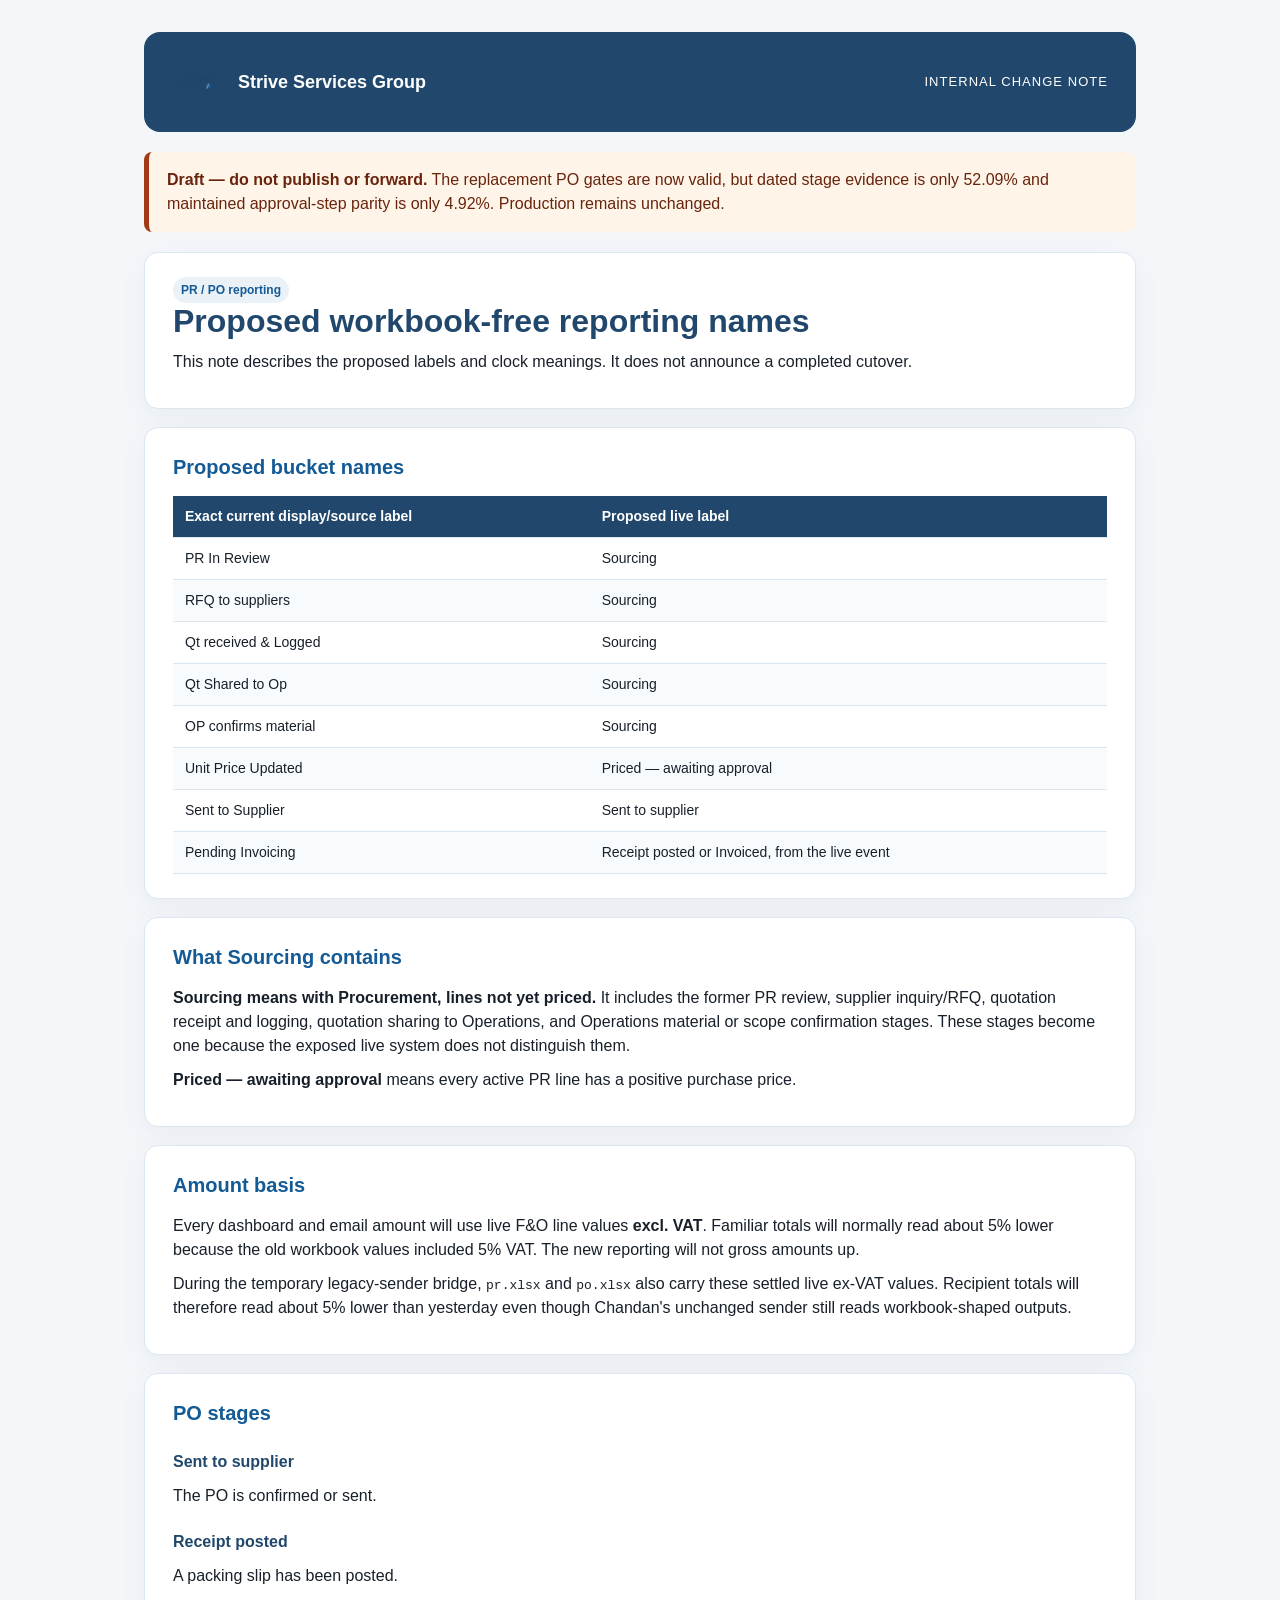
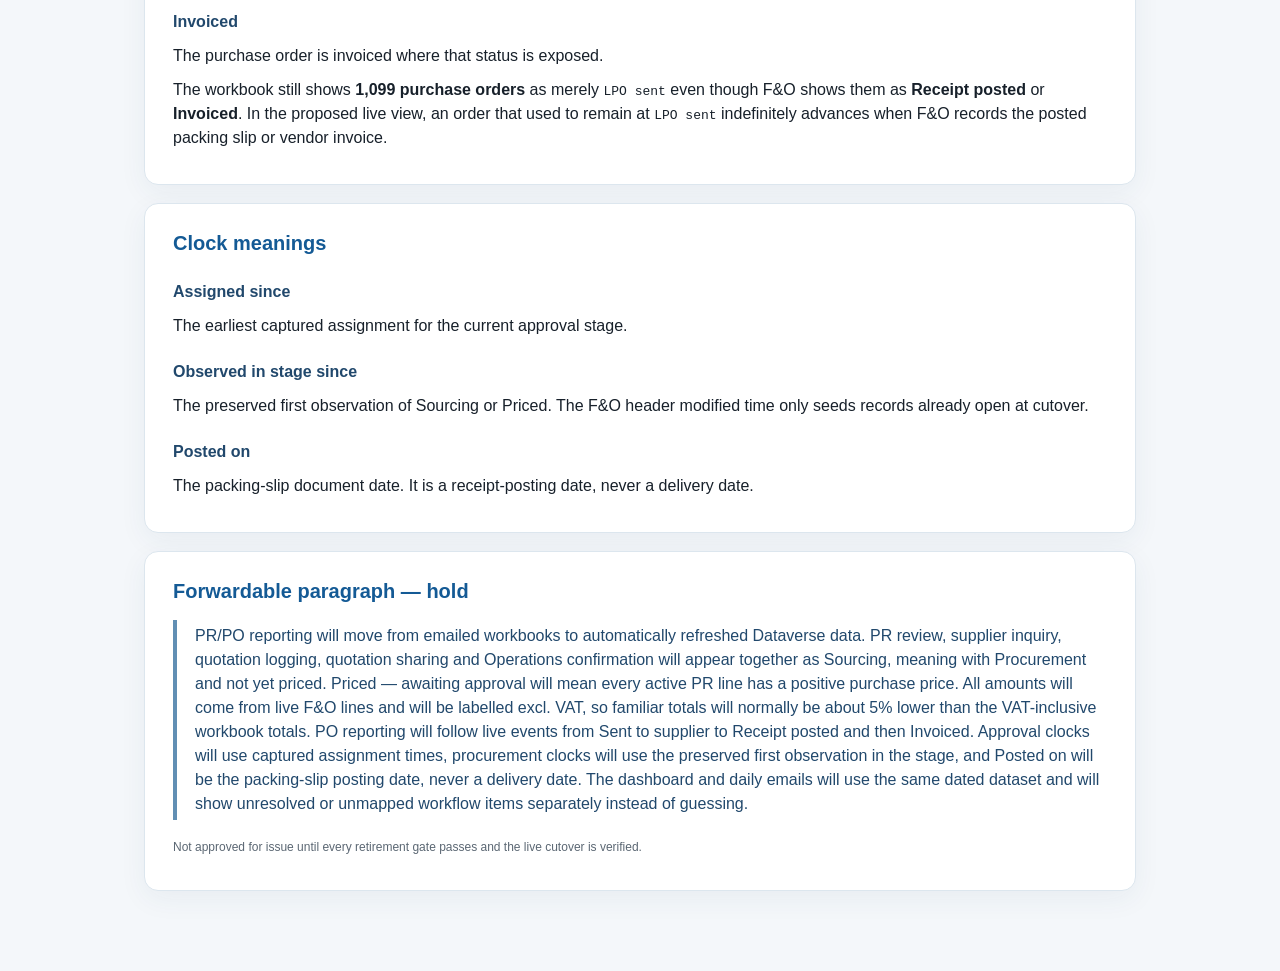
<file: docs/workbook-retirement-change-note.html>
<!doctype html>
<html lang="en">
<head>
  <meta charset="utf-8">
  <meta name="viewport" content="width=device-width, initial-scale=1">
  <title>PR/PO Reporting Change Note — Draft</title>
  <style>
    :root{--brand-primary:#618FB4;--brand-accent:#145A95;--brand-secondary:#21486C;--surface:#FFFFFF;--ink:#17202A;--muted:#5B6773;--line:#DCE6EE;--warning:#A33A16;--warning-bg:#FFF4E8}
    *{box-sizing:border-box}body{margin:0;background:#F4F7FA;color:var(--ink);font-family:Gotham,Avenir,Montserrat,Arial,sans-serif;line-height:1.5}.page{max-width:1040px;margin:32px auto;padding:0 24px 48px}.masthead{display:flex;align-items:center;justify-content:space-between;gap:24px;background:var(--brand-secondary);padding:24px 28px;border-radius:16px}.brand{display:flex;align-items:center;gap:14px;color:#fff}.brand img{width:52px;height:52px}.brand strong{font-size:18px}.masthead>span{color:#fff;font-size:13px;letter-spacing:.08em;text-transform:uppercase}.warning{margin:20px 0;padding:16px 18px;border-left:5px solid var(--warning);background:var(--warning-bg);color:#69240D;border-radius:8px}.card{background:var(--surface);border:1px solid var(--line);border-radius:14px;padding:24px 28px;margin-top:18px;box-shadow:0 8px 28px rgba(33,72,108,.06)}h1{margin:0;color:var(--brand-secondary);font-size:32px;line-height:1.15}h2{color:var(--brand-accent);font-size:20px;margin:0 0 14px}h3{color:var(--brand-secondary);font-size:16px;margin:22px 0 8px}p{margin:10px 0;color:var(--ink)}table{width:100%;border-collapse:collapse;font-size:14px}th{background:var(--brand-secondary);color:#fff;text-align:left}th,td{padding:10px 12px;border-bottom:1px solid var(--line);vertical-align:top}tr:nth-child(even) td{background:#F8FBFD}.label{display:inline-block;background:#EAF2F8;color:var(--brand-accent);font-size:12px;font-weight:700;padding:4px 8px;border-radius:999px}.forward{border-left:4px solid var(--brand-primary);padding:4px 0 4px 18px;color:var(--brand-secondary);font-size:16px}.foot{font-size:12px;color:var(--muted);margin-top:18px}@media(max-width:700px){.page{margin:16px auto;padding:0 12px 32px}.masthead{align-items:flex-start;flex-direction:column}.card{padding:19px 16px}h1{font-size:26px}table,tbody,tr,td{display:block;width:100%}thead{display:none}tr{padding:10px 0;border-bottom:1px solid var(--line)}td{border:0;padding:4px 0;background:transparent!important}td:before{display:block;color:var(--brand-accent);font-size:11px;font-weight:700;letter-spacing:.04em;text-transform:uppercase}td:first-child:before{content:'Old name'}td:nth-child(2):before{content:'Proposed live name'}}
  </style>
</head>
<body>
  <main class="page">
    <div class="masthead"><div class="brand"><img src="../strive-logo.svg" alt=""><strong>Strive Services Group</strong></div><span>Internal change note</span></div>
    <div class="warning"><strong>Draft — do not publish or forward.</strong> The replacement PO gates are now valid, but dated stage evidence is only 52.09% and maintained approval-step parity is only 4.92%. Production remains unchanged.</div>
    <section class="card"><span class="label">PR / PO reporting</span><h1>Proposed workbook-free reporting names</h1><p>This note describes the proposed labels and clock meanings. It does not announce a completed cutover.</p></section>
    <section class="card"><h2>Proposed bucket names</h2><table><thead><tr><th>Exact current display/source label</th><th>Proposed live label</th></tr></thead><tbody>
      <tr><td>PR In Review</td><td>Sourcing</td></tr>
      <tr><td>RFQ to suppliers</td><td>Sourcing</td></tr><tr><td>Qt received &amp; Logged</td><td>Sourcing</td></tr><tr><td>Qt Shared to Op</td><td>Sourcing</td></tr><tr><td>OP confirms material</td><td>Sourcing</td></tr>
      <tr><td>Unit Price Updated</td><td>Priced — awaiting approval</td></tr>
      <tr><td>Sent to Supplier</td><td>Sent to supplier</td></tr><tr><td>Pending Invoicing</td><td>Receipt posted or Invoiced, from the live event</td></tr>
    </tbody></table></section>
    <section class="card"><h2>What Sourcing contains</h2><p><strong>Sourcing means with Procurement, lines not yet priced.</strong> It includes the former PR review, supplier inquiry/RFQ, quotation receipt and logging, quotation sharing to Operations, and Operations material or scope confirmation stages. These stages become one because the exposed live system does not distinguish them.</p><p><strong>Priced — awaiting approval</strong> means every active PR line has a positive purchase price.</p></section>
    <section class="card"><h2>Amount basis</h2><p>Every dashboard and email amount will use live F&amp;O line values <strong>excl. VAT</strong>. Familiar totals will normally read about 5% lower because the old workbook values included 5% VAT. The new reporting will not gross amounts up.</p><p>During the temporary legacy-sender bridge, <code>pr.xlsx</code> and <code>po.xlsx</code> also carry these settled live ex-VAT values. Recipient totals will therefore read about 5% lower than yesterday even though Chandan's unchanged sender still reads workbook-shaped outputs.</p></section>
    <section class="card"><h2>PO stages</h2><h3>Sent to supplier</h3><p>The PO is confirmed or sent.</p><h3>Receipt posted</h3><p>A packing slip has been posted.</p><h3>Invoiced</h3><p>The purchase order is invoiced where that status is exposed.</p><p>The workbook still shows <strong>1,099 purchase orders</strong> as merely <code>LPO sent</code> even though F&amp;O shows them as <strong>Receipt posted</strong> or <strong>Invoiced</strong>. In the proposed live view, an order that used to remain at <code>LPO sent</code> indefinitely advances when F&amp;O records the posted packing slip or vendor invoice.</p></section>
    <section class="card"><h2>Clock meanings</h2><h3>Assigned since</h3><p>The earliest captured assignment for the current approval stage.</p><h3>Observed in stage since</h3><p>The preserved first observation of Sourcing or Priced. The F&amp;O header modified time only seeds records already open at cutover.</p><h3>Posted on</h3><p>The packing-slip document date. It is a receipt-posting date, never a delivery date.</p></section>
    <section class="card"><h2>Forwardable paragraph — hold</h2><p class="forward">PR/PO reporting will move from emailed workbooks to automatically refreshed Dataverse data. PR review, supplier inquiry, quotation logging, quotation sharing and Operations confirmation will appear together as Sourcing, meaning with Procurement and not yet priced. Priced — awaiting approval will mean every active PR line has a positive purchase price. All amounts will come from live F&amp;O lines and will be labelled excl. VAT, so familiar totals will normally be about 5% lower than the VAT-inclusive workbook totals. PO reporting will follow live events from Sent to supplier to Receipt posted and then Invoiced. Approval clocks will use captured assignment times, procurement clocks will use the preserved first observation in the stage, and Posted on will be the packing-slip posting date, never a delivery date. The dashboard and daily emails will use the same dated dataset and will show unresolved or unmapped workflow items separately instead of guessing.</p><p class="foot">Not approved for issue until every retirement gate passes and the live cutover is verified.</p></section>
  </main>
</body>
</html>
</file>
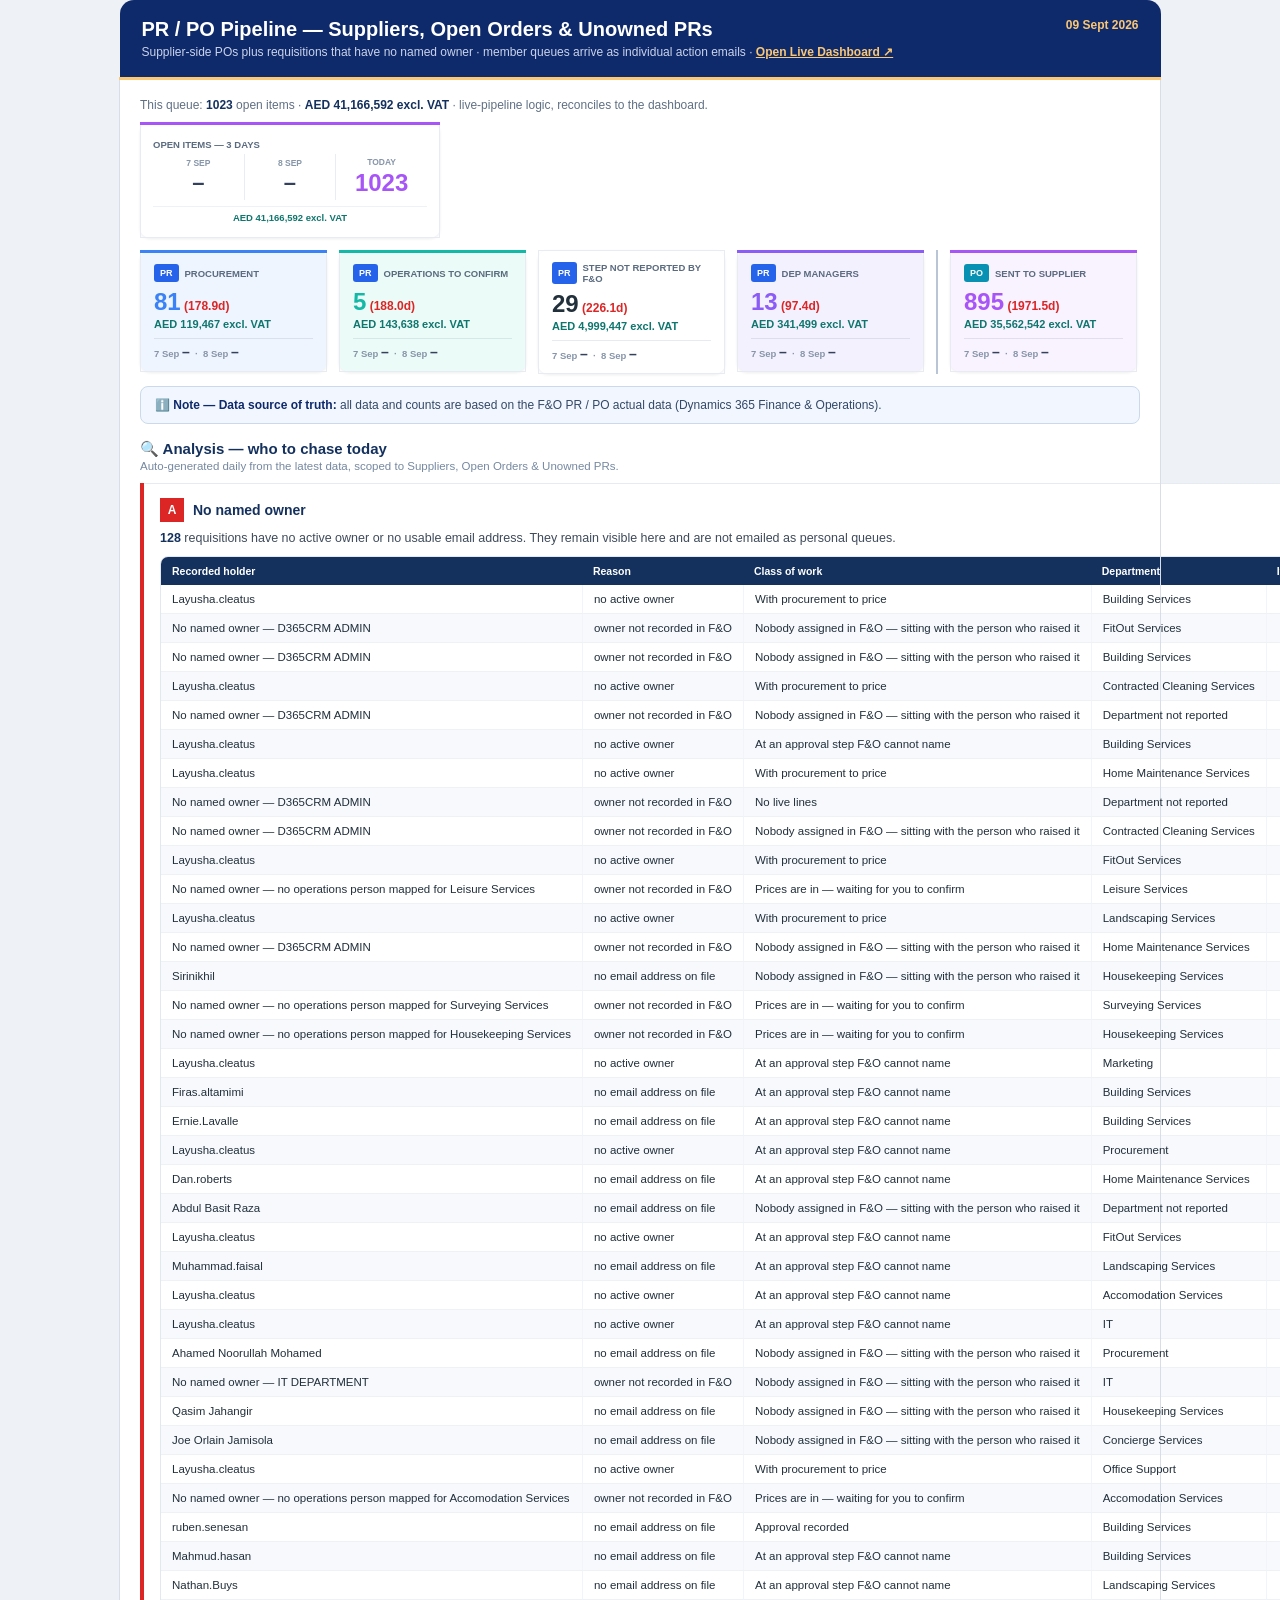
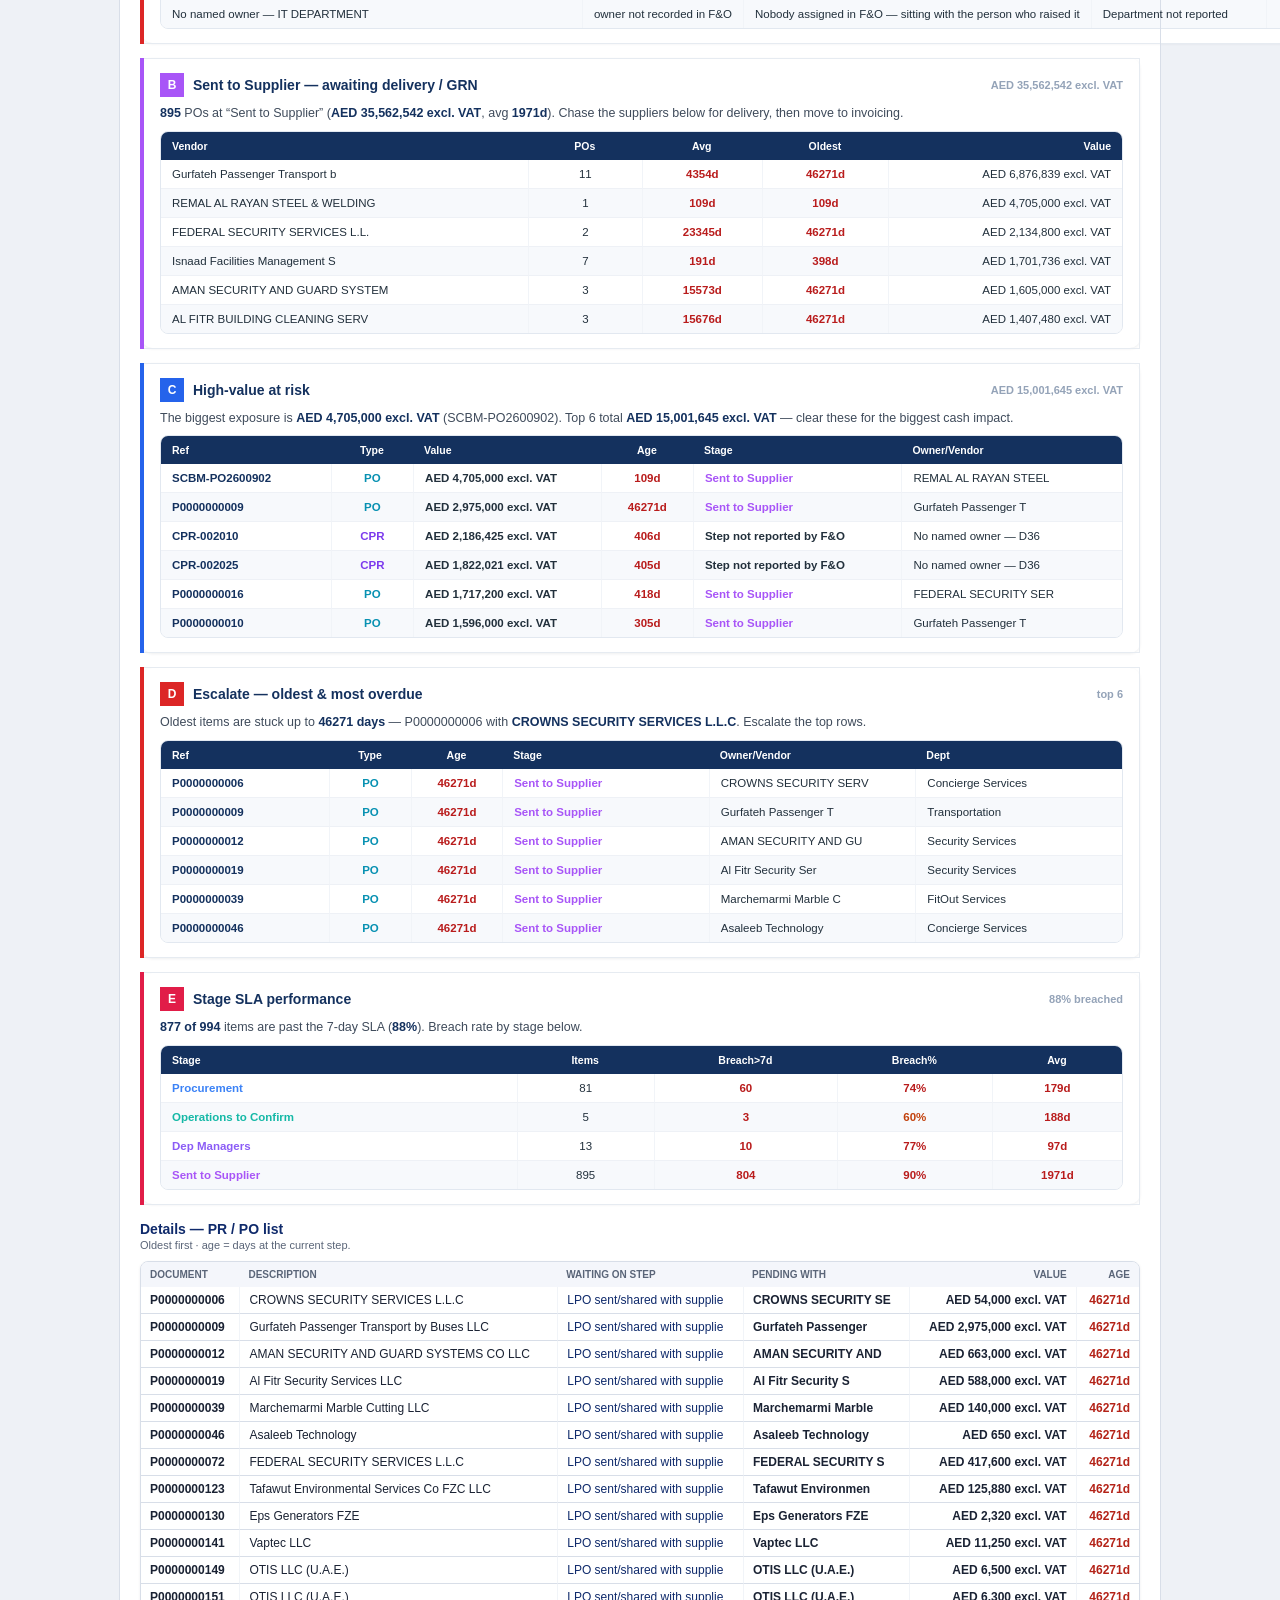
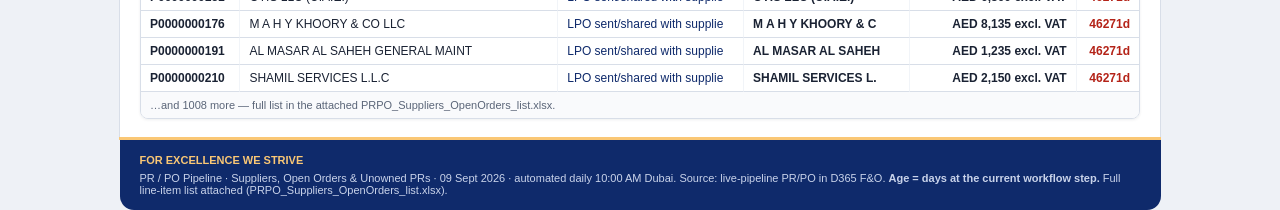
<file: evidence/nobody-missing-procurement-email.html>
<!doctype html><html xmlns:o="urn:schemas-microsoft-com:office:office"><head><meta charset="utf-8"><meta name="viewport" content="width=device-width,initial-scale=1"><meta http-equiv="X-UA-Compatible" content="IE=edge"><title>PR / PO Pipeline &#8212; Suppliers, Open Orders &amp; Unowned PRs</title><!--[if mso]><xml><o:OfficeDocumentSettings><o:PixelsPerInch>96</o:PixelsPerInch></o:OfficeDocumentSettings></xml><![endif]--><style>table{mso-table-lspace:0pt;mso-table-rspace:0pt;border-collapse:collapse;} td{mso-line-height-rule:exactly;} img{-ms-interpolation-mode:bicubic;} body{-webkit-text-size-adjust:100%;-ms-text-size-adjust:100%;}</style></head><body style="margin:0;padding:0;background:#EEF1F6;"><table role="presentation" width="100%" cellpadding="0" cellspacing="0" style="background:#EEF1F6;padding:20px 0;"><tr><td align="center"><table role="presentation" width="1040" cellpadding="0" cellspacing="0" style="width:1040px;max-width:1040px;"><tr><td style="background:#0F2A6B;padding:18px 22px;border-bottom:3px solid #FAC775;border-radius:14px 14px 0 0;"><table role="presentation" width="100%" cellpadding="0" cellspacing="0"><tr><td style="font:700 20px 'Segoe UI', Aptos, Verdana, Arial, sans-serif;color:#fff;">PR / PO Pipeline &#8212; Suppliers, Open Orders &amp; Unowned PRs</td><td align="right" valign="top" style="font:600 12px 'Segoe UI', Aptos, Verdana, Arial, sans-serif;color:#FAC775;">09 Sept 2026</td></tr></table><div style="font:400 12px 'Segoe UI', Aptos, Verdana, Arial, sans-serif;color:#C9D3EA;margin-top:4px;">Supplier-side POs plus requisitions that have no named owner &#183; member queues arrive as individual action emails &#183; <a href="https://strive-services-group.github.io/PR-PO-Pipeline-Dashboard/" style="color:#FAC775;font-weight:800;text-decoration:underline;">Open Live Dashboard &#8599;</a></div></td></tr><tr><td style="background:#fff;border-left:1px solid #D8DEE8;border-right:1px solid #D8DEE8;padding:18px 20px;"><div style="width:1000px;font-family:Aptos,Segoe UI,Arial,sans-serif;color:#22303c;"><div style="font:400 12px 'Segoe UI', Aptos, Verdana, Arial, sans-serif;color:#607083;margin:0 0 10px;">This queue: <b style="color:#14315E;">1023</b> open items &#183; <b style="color:#14315E;">AED 41,166,592 excl. VAT</b> &#183; live-pipeline logic, reconciles to the dashboard.</div><table role="presentation" cellpadding="0" cellspacing="0" style="border-collapse:separate;"><tr><td width="300" valign="top" style="width:300px;"><table role="presentation" width="100%" cellpadding="0" cellspacing="0" style="width:100%;background:#ffffff;border:1px solid #e8ecf2;border-top:3px solid #a855f7;border-radius:10px;box-shadow:0 1px 3px rgba(16,24,40,0.08);"><tr><td height="92" valign="middle" style="padding:10px 12px;height:92px;"><div style="font-family:Aptos,Segoe UI,Arial,sans-serif;font-size:9.5px;font-weight:800;color:#5b6b7f;text-transform:uppercase;">Open items &#8212; 3 days</div><table role="presentation" width="100%" cellpadding="0" cellspacing="0" style="margin-top:4px;"><tr><td width="33%" align="center" valign="middle" style="padding:3px 4px;"><div style="font-family:Aptos,Segoe UI,Arial,sans-serif;font-size:8.5px;font-weight:800;color:#8795a9;text-transform:uppercase;white-space:nowrap;">7 Sep</div><div style="font-family:Aptos,Segoe UI,Arial,sans-serif;font-size:22px;font-weight:800;color:#33415c;white-space:nowrap;margin-top:2px;">&#8211;</div></td><td width="33%" align="center" valign="middle" style="padding:3px 4px;border-left:1px solid #e8edf4;"><div style="font-family:Aptos,Segoe UI,Arial,sans-serif;font-size:8.5px;font-weight:800;color:#8795a9;text-transform:uppercase;white-space:nowrap;">8 Sep</div><div style="font-family:Aptos,Segoe UI,Arial,sans-serif;font-size:22px;font-weight:800;color:#33415c;white-space:nowrap;margin-top:2px;">&#8211;</div></td><td width="33%" align="center" valign="middle" style="padding:3px 4px;border-left:1px solid #e8edf4;"><div style="font-family:Aptos,Segoe UI,Arial,sans-serif;font-size:8.5px;font-weight:800;color:#8795a9;text-transform:uppercase;white-space:nowrap;">Today</div><div style="font-family:Aptos,Segoe UI,Arial,sans-serif;font-size:24px;font-weight:800;color:#a855f7;white-space:nowrap;margin-top:2px;">1023</div></td></tr></table><div style="border-top:1px solid #eef2f7;margin-top:6px;padding-top:5px;text-align:center;font-family:Aptos,Segoe UI,Arial,sans-serif;font-size:9.5px;font-weight:700;color:#0f766e;white-space:nowrap;">AED 41,166,592 excl. VAT</div></td></tr></table></td></tr></table><div style="height:12px;font-size:12px;line-height:12px;">&#160;</div><table role="presentation" cellpadding="0" cellspacing="0" style="border-collapse:separate;"><tr><td width="187" valign="top" style="width:187px;"><table role="presentation" width="100%" cellpadding="0" cellspacing="0" style="width:100%;background:#eff5ff;border:1px solid #e8ecf2;border-top:3px solid #3b82f6;border-radius:10px;box-shadow:0 1px 3px rgba(16,24,40,0.08);"><tr><td style="padding:11px 13px;"><table role="presentation" cellpadding="0" cellspacing="0"><tr><td valign="middle" bgcolor="#2563eb" style="background:#2563eb;padding:2px 6px;font-family:Aptos,Segoe UI,Arial,sans-serif;font-size:9px;font-weight:800;color:#ffffff;border-radius:3px;">PR</td><td width="6" style="width:6px;">&#160;</td><td valign="middle" style="font-family:Aptos,Segoe UI,Arial,sans-serif;font-size:9.5px;font-weight:800;color:#5b6b7f;text-transform:uppercase;">Procurement</td></tr></table><div style="margin:6px 0 2px;white-space:nowrap;"><span style="font-family:Aptos,Segoe UI,Arial,sans-serif;font-size:24px;font-weight:800;color:#3b82f6;">81</span><span style="font-family:Aptos,Segoe UI,Arial,sans-serif;font-size:12px;font-weight:800;color:#dc2626;"> (178.9d)</span></div><div style="font-family:Aptos,Segoe UI,Arial,sans-serif;font-size:11px;font-weight:700;color:#0f766e;">AED 119,467 excl. VAT</div><div style="border-top:1px solid rgba(20,49,94,0.10);margin:8px 0 0;padding:5px 0 0;font-family:Aptos,Segoe UI,Arial,sans-serif;font-size:9.5px;font-weight:700;color:#8795a9;white-space:nowrap;">7 Sep <b style="font-size:14px;color:#33415c;">&#8211;</b> &#160;&#183;&#160; 8 Sep <b style="font-size:14px;color:#33415c;">&#8211;</b></div></td></tr></table></td><td width="12" style="width:12px;font-size:6px;line-height:6px;mso-line-height-rule:exactly;">&#160;</td><td width="187" valign="top" style="width:187px;"><table role="presentation" width="100%" cellpadding="0" cellspacing="0" style="width:100%;background:#ebfbf7;border:1px solid #e8ecf2;border-top:3px solid #14b8a6;border-radius:10px;box-shadow:0 1px 3px rgba(16,24,40,0.08);"><tr><td style="padding:11px 13px;"><table role="presentation" cellpadding="0" cellspacing="0"><tr><td valign="middle" bgcolor="#2563eb" style="background:#2563eb;padding:2px 6px;font-family:Aptos,Segoe UI,Arial,sans-serif;font-size:9px;font-weight:800;color:#ffffff;border-radius:3px;">PR</td><td width="6" style="width:6px;">&#160;</td><td valign="middle" style="font-family:Aptos,Segoe UI,Arial,sans-serif;font-size:9.5px;font-weight:800;color:#5b6b7f;text-transform:uppercase;">Operations to Confirm</td></tr></table><div style="margin:6px 0 2px;white-space:nowrap;"><span style="font-family:Aptos,Segoe UI,Arial,sans-serif;font-size:24px;font-weight:800;color:#14b8a6;">5</span><span style="font-family:Aptos,Segoe UI,Arial,sans-serif;font-size:12px;font-weight:800;color:#dc2626;"> (188.0d)</span></div><div style="font-family:Aptos,Segoe UI,Arial,sans-serif;font-size:11px;font-weight:700;color:#0f766e;">AED 143,638 excl. VAT</div><div style="border-top:1px solid rgba(20,49,94,0.10);margin:8px 0 0;padding:5px 0 0;font-family:Aptos,Segoe UI,Arial,sans-serif;font-size:9.5px;font-weight:700;color:#8795a9;white-space:nowrap;">7 Sep <b style="font-size:14px;color:#33415c;">&#8211;</b> &#160;&#183;&#160; 8 Sep <b style="font-size:14px;color:#33415c;">&#8211;</b></div></td></tr></table></td><td width="12" style="width:12px;font-size:6px;line-height:6px;mso-line-height-rule:exactly;">&#160;</td><td width="187" valign="top" style="width:187px;"><table role="presentation" width="100%" cellpadding="0" cellspacing="0" style="width:100%;background:undefined;border:1px solid #e8ecf2;border-top:3px solid undefined;border-radius:10px;box-shadow:0 1px 3px rgba(16,24,40,0.08);"><tr><td style="padding:11px 13px;"><table role="presentation" cellpadding="0" cellspacing="0"><tr><td valign="middle" bgcolor="#2563eb" style="background:#2563eb;padding:2px 6px;font-family:Aptos,Segoe UI,Arial,sans-serif;font-size:9px;font-weight:800;color:#ffffff;border-radius:3px;">PR</td><td width="6" style="width:6px;">&#160;</td><td valign="middle" style="font-family:Aptos,Segoe UI,Arial,sans-serif;font-size:9.5px;font-weight:800;color:#5b6b7f;text-transform:uppercase;">Step not reported by F&amp;O</td></tr></table><div style="margin:6px 0 2px;white-space:nowrap;"><span style="font-family:Aptos,Segoe UI,Arial,sans-serif;font-size:24px;font-weight:800;color:undefined;">29</span><span style="font-family:Aptos,Segoe UI,Arial,sans-serif;font-size:12px;font-weight:800;color:#dc2626;"> (226.1d)</span></div><div style="font-family:Aptos,Segoe UI,Arial,sans-serif;font-size:11px;font-weight:700;color:#0f766e;">AED 4,999,447 excl. VAT</div><div style="border-top:1px solid rgba(20,49,94,0.10);margin:8px 0 0;padding:5px 0 0;font-family:Aptos,Segoe UI,Arial,sans-serif;font-size:9.5px;font-weight:700;color:#8795a9;white-space:nowrap;">7 Sep <b style="font-size:14px;color:#33415c;">&#8211;</b> &#160;&#183;&#160; 8 Sep <b style="font-size:14px;color:#33415c;">&#8211;</b></div></td></tr></table></td><td width="12" style="width:12px;font-size:6px;line-height:6px;mso-line-height-rule:exactly;">&#160;</td><td width="187" valign="top" style="width:187px;"><table role="presentation" width="100%" cellpadding="0" cellspacing="0" style="width:100%;background:#f4f1fe;border:1px solid #e8ecf2;border-top:3px solid #8b5cf6;border-radius:10px;box-shadow:0 1px 3px rgba(16,24,40,0.08);"><tr><td style="padding:11px 13px;"><table role="presentation" cellpadding="0" cellspacing="0"><tr><td valign="middle" bgcolor="#2563eb" style="background:#2563eb;padding:2px 6px;font-family:Aptos,Segoe UI,Arial,sans-serif;font-size:9px;font-weight:800;color:#ffffff;border-radius:3px;">PR</td><td width="6" style="width:6px;">&#160;</td><td valign="middle" style="font-family:Aptos,Segoe UI,Arial,sans-serif;font-size:9.5px;font-weight:800;color:#5b6b7f;text-transform:uppercase;">Dep Managers</td></tr></table><div style="margin:6px 0 2px;white-space:nowrap;"><span style="font-family:Aptos,Segoe UI,Arial,sans-serif;font-size:24px;font-weight:800;color:#8b5cf6;">13</span><span style="font-family:Aptos,Segoe UI,Arial,sans-serif;font-size:12px;font-weight:800;color:#dc2626;"> (97.4d)</span></div><div style="font-family:Aptos,Segoe UI,Arial,sans-serif;font-size:11px;font-weight:700;color:#0f766e;">AED 341,499 excl. VAT</div><div style="border-top:1px solid rgba(20,49,94,0.10);margin:8px 0 0;padding:5px 0 0;font-family:Aptos,Segoe UI,Arial,sans-serif;font-size:9.5px;font-weight:700;color:#8795a9;white-space:nowrap;">7 Sep <b style="font-size:14px;color:#33415c;">&#8211;</b> &#160;&#183;&#160; 8 Sep <b style="font-size:14px;color:#33415c;">&#8211;</b></div></td></tr></table></td><td width="12" style="width:12px;font-size:6px;line-height:6px;mso-line-height-rule:exactly;">&#160;</td><td width="2" bgcolor="#b9c5d6" style="width:2px;background:#b9c5d6;font-size:2px;line-height:2px;mso-line-height-rule:exactly;">&#160;</td><td width="12" style="width:12px;font-size:6px;line-height:6px;mso-line-height-rule:exactly;">&#160;</td><td width="187" valign="top" style="width:187px;"><table role="presentation" width="100%" cellpadding="0" cellspacing="0" style="width:100%;background:#f9f2ff;border:1px solid #e8ecf2;border-top:3px solid #a855f7;border-radius:10px;box-shadow:0 1px 3px rgba(16,24,40,0.08);"><tr><td style="padding:11px 13px;"><table role="presentation" cellpadding="0" cellspacing="0"><tr><td valign="middle" bgcolor="#0891b2" style="background:#0891b2;padding:2px 6px;font-family:Aptos,Segoe UI,Arial,sans-serif;font-size:9px;font-weight:800;color:#ffffff;border-radius:3px;">PO</td><td width="6" style="width:6px;">&#160;</td><td valign="middle" style="font-family:Aptos,Segoe UI,Arial,sans-serif;font-size:9.5px;font-weight:800;color:#5b6b7f;text-transform:uppercase;">Sent to Supplier</td></tr></table><div style="margin:6px 0 2px;white-space:nowrap;"><span style="font-family:Aptos,Segoe UI,Arial,sans-serif;font-size:24px;font-weight:800;color:#a855f7;">895</span><span style="font-family:Aptos,Segoe UI,Arial,sans-serif;font-size:12px;font-weight:800;color:#dc2626;"> (1971.5d)</span></div><div style="font-family:Aptos,Segoe UI,Arial,sans-serif;font-size:11px;font-weight:700;color:#0f766e;">AED 35,562,542 excl. VAT</div><div style="border-top:1px solid rgba(20,49,94,0.10);margin:8px 0 0;padding:5px 0 0;font-family:Aptos,Segoe UI,Arial,sans-serif;font-size:9.5px;font-weight:700;color:#8795a9;white-space:nowrap;">7 Sep <b style="font-size:14px;color:#33415c;">&#8211;</b> &#160;&#183;&#160; 8 Sep <b style="font-size:14px;color:#33415c;">&#8211;</b></div></td></tr></table></td></tr></table><div style="height:12px;font-size:12px;line-height:12px;">&#160;</div><div style="border:1px solid #cbd9ec;background:#f2f7ff;padding:11px 14px;margin:0 0 2px;border-radius:8px;font:400 12px 'Segoe UI', Aptos, Verdana, Arial, sans-serif;color:#334867;">&#8505;&#65039; <b style="color:#0F2A6B;">Note &#8212; Data source of truth:</b> all data and counts are based on the F&amp;O PR / PO actual data (Dynamics 365 Finance &amp; Operations).</div><div style="font-family:Aptos,Segoe UI,Arial,sans-serif;font-weight:800;font-size:15px;color:#14315E;margin:16px 0 2px;">&#128269; Analysis &#8212; who to chase today</div><div style="font-family:Aptos,Segoe UI,Arial,sans-serif;font-size:11.5px;color:#7688a0;margin:0 0 11px;">Auto-generated daily from the latest data, scoped to Suppliers, Open Orders &amp; Unowned PRs.</div><div style="width:1000px;"><table role="presentation" width="100%" cellpadding="0" cellspacing="0" style="margin:0 0 14px;"><tr><td style="border:1px solid #e6ebf1;border-left:4px solid #dc2626;background:#fff;padding:14px 16px;border-radius:10px;box-shadow:0 1px 3px rgba(16,24,40,0.07);"><table role="presentation" width="100%" cellpadding="0" cellspacing="0" style="margin:0 0 7px;"><tr><td width="24" height="24" align="center" valign="middle" bgcolor="#dc2626" style="width:24px;height:24px;background:#dc2626;font-family:Aptos,Segoe UI,Arial,sans-serif;font-weight:800;font-size:12px;color:#ffffff;">A</td><td width="9" style="width:9px;">&#160;</td><td valign="middle" style="font-family:Aptos,Segoe UI,Arial,sans-serif;font-weight:800;font-size:14px;color:#14315E;">No named owner</td><td align="right" valign="middle" style="font-family:Aptos,Segoe UI,Arial,sans-serif;font-size:11px;font-weight:700;color:#94a3b8;white-space:nowrap;padding-left:10px;">128 requisitions</td></tr></table><div style="font-family:Aptos,Segoe UI,Arial,sans-serif;font-size:12.5px;color:#3f4b5b;line-height:1.5;margin:0 0 8px;"><b style="color:#14315E;">128</b> requisitions have no active owner or no usable email address. They remain visible here and are not emailed as personal queues.</div><table width="100%" cellpadding="0" cellspacing="0" border="0" style="width:100%;border-collapse:separate;border-spacing:0;background:#fff;border:1px solid #e2e8f0;border-radius:8px;overflow:hidden;"><tr><th style="color:#fff;font-family:Aptos,Segoe UI,Arial,sans-serif;font-weight:800;font-size:10.5px;padding:8px 11px;white-space:nowrap;background:#14315E;text-align:left;width:150px;">Recorded holder</th><th style="color:#fff;font-family:Aptos,Segoe UI,Arial,sans-serif;font-weight:800;font-size:10.5px;padding:8px 11px;white-space:nowrap;background:#14315E;text-align:left;width:150px;">Reason</th><th style="color:#fff;font-family:Aptos,Segoe UI,Arial,sans-serif;font-weight:800;font-size:10.5px;padding:8px 11px;white-space:nowrap;background:#14315E;text-align:left;width:220px;">Class of work</th><th style="color:#fff;font-family:Aptos,Segoe UI,Arial,sans-serif;font-weight:800;font-size:10.5px;padding:8px 11px;white-space:nowrap;background:#14315E;text-align:left;width:155px;">Department</th><th style="color:#fff;font-family:Aptos,Segoe UI,Arial,sans-serif;font-weight:800;font-size:10.5px;padding:8px 11px;white-space:nowrap;background:#14315E;text-align:center;width:54px;">Items</th><th style="color:#fff;font-family:Aptos,Segoe UI,Arial,sans-serif;font-weight:800;font-size:10.5px;padding:8px 11px;white-space:nowrap;background:#14315E;text-align:center;width:58px;">Oldest</th><th style="color:#fff;font-family:Aptos,Segoe UI,Arial,sans-serif;font-weight:800;font-size:10.5px;padding:8px 11px;white-space:nowrap;background:#14315E;text-align:right;width:110px;">Value</th></tr><tr><td style="padding:8px 11px;border-bottom:1px solid #eef1f6;font-family:Aptos,Segoe UI,Arial,sans-serif;font-size:11.5px;background:#ffffff;white-space:nowrap;">Layusha.cleatus</td><td style="padding:8px 11px;border-bottom:1px solid #eef1f6;font-family:Aptos,Segoe UI,Arial,sans-serif;font-size:11.5px;background:#ffffff;white-space:nowrap;border-left:1px solid #f1f4f8;">no active owner</td><td style="padding:8px 11px;border-bottom:1px solid #eef1f6;font-family:Aptos,Segoe UI,Arial,sans-serif;font-size:11.5px;background:#ffffff;white-space:nowrap;border-left:1px solid #f1f4f8;">With procurement to price</td><td style="padding:8px 11px;border-bottom:1px solid #eef1f6;font-family:Aptos,Segoe UI,Arial,sans-serif;font-size:11.5px;background:#ffffff;white-space:nowrap;border-left:1px solid #f1f4f8;">Building Services</td><td style="padding:8px 11px;border-bottom:1px solid #eef1f6;font-family:Aptos,Segoe UI,Arial,sans-serif;font-size:11.5px;background:#ffffff;white-space:nowrap;border-left:1px solid #f1f4f8;text-align:center;">57</td><td style="padding:8px 11px;border-bottom:1px solid #eef1f6;font-family:Aptos,Segoe UI,Arial,sans-serif;font-size:11.5px;background:#ffffff;white-space:nowrap;border-left:1px solid #f1f4f8;text-align:center;"><span style="font-weight:700;color:#b91c1c;">430d</span></td><td style="padding:8px 11px;border-bottom:1px solid #eef1f6;font-family:Aptos,Segoe UI,Arial,sans-serif;font-size:11.5px;background:#ffffff;white-space:nowrap;border-left:1px solid #f1f4f8;text-align:right;">AED 35,475 excl. VAT</td></tr><tr><td style="padding:8px 11px;border-bottom:1px solid #eef1f6;font-family:Aptos,Segoe UI,Arial,sans-serif;font-size:11.5px;background:#f7f9fc;white-space:nowrap;">No named owner — D365CRM ADMIN</td><td style="padding:8px 11px;border-bottom:1px solid #eef1f6;font-family:Aptos,Segoe UI,Arial,sans-serif;font-size:11.5px;background:#f7f9fc;white-space:nowrap;border-left:1px solid #f1f4f8;">owner not recorded in F&amp;O</td><td style="padding:8px 11px;border-bottom:1px solid #eef1f6;font-family:Aptos,Segoe UI,Arial,sans-serif;font-size:11.5px;background:#f7f9fc;white-space:nowrap;border-left:1px solid #f1f4f8;">Nobody assigned in F&amp;O — sitting with the person who raised it</td><td style="padding:8px 11px;border-bottom:1px solid #eef1f6;font-family:Aptos,Segoe UI,Arial,sans-serif;font-size:11.5px;background:#f7f9fc;white-space:nowrap;border-left:1px solid #f1f4f8;">FitOut Services</td><td style="padding:8px 11px;border-bottom:1px solid #eef1f6;font-family:Aptos,Segoe UI,Arial,sans-serif;font-size:11.5px;background:#f7f9fc;white-space:nowrap;border-left:1px solid #f1f4f8;text-align:center;">8</td><td style="padding:8px 11px;border-bottom:1px solid #eef1f6;font-family:Aptos,Segoe UI,Arial,sans-serif;font-size:11.5px;background:#f7f9fc;white-space:nowrap;border-left:1px solid #f1f4f8;text-align:center;"><span style="font-weight:700;color:#b91c1c;">406d</span></td><td style="padding:8px 11px;border-bottom:1px solid #eef1f6;font-family:Aptos,Segoe UI,Arial,sans-serif;font-size:11.5px;background:#f7f9fc;white-space:nowrap;border-left:1px solid #f1f4f8;text-align:right;">AED 4,935,807 excl. VAT</td></tr><tr><td style="padding:8px 11px;border-bottom:1px solid #eef1f6;font-family:Aptos,Segoe UI,Arial,sans-serif;font-size:11.5px;background:#ffffff;white-space:nowrap;">No named owner — D365CRM ADMIN</td><td style="padding:8px 11px;border-bottom:1px solid #eef1f6;font-family:Aptos,Segoe UI,Arial,sans-serif;font-size:11.5px;background:#ffffff;white-space:nowrap;border-left:1px solid #f1f4f8;">owner not recorded in F&amp;O</td><td style="padding:8px 11px;border-bottom:1px solid #eef1f6;font-family:Aptos,Segoe UI,Arial,sans-serif;font-size:11.5px;background:#ffffff;white-space:nowrap;border-left:1px solid #f1f4f8;">Nobody assigned in F&amp;O — sitting with the person who raised it</td><td style="padding:8px 11px;border-bottom:1px solid #eef1f6;font-family:Aptos,Segoe UI,Arial,sans-serif;font-size:11.5px;background:#ffffff;white-space:nowrap;border-left:1px solid #f1f4f8;">Building Services</td><td style="padding:8px 11px;border-bottom:1px solid #eef1f6;font-family:Aptos,Segoe UI,Arial,sans-serif;font-size:11.5px;background:#ffffff;white-space:nowrap;border-left:1px solid #f1f4f8;text-align:center;">7</td><td style="padding:8px 11px;border-bottom:1px solid #eef1f6;font-family:Aptos,Segoe UI,Arial,sans-serif;font-size:11.5px;background:#ffffff;white-space:nowrap;border-left:1px solid #f1f4f8;text-align:center;"><span style="font-weight:700;color:#b91c1c;">470d</span></td><td style="padding:8px 11px;border-bottom:1px solid #eef1f6;font-family:Aptos,Segoe UI,Arial,sans-serif;font-size:11.5px;background:#ffffff;white-space:nowrap;border-left:1px solid #f1f4f8;text-align:right;">AED 50,199 excl. VAT</td></tr><tr><td style="padding:8px 11px;border-bottom:1px solid #eef1f6;font-family:Aptos,Segoe UI,Arial,sans-serif;font-size:11.5px;background:#f7f9fc;white-space:nowrap;">Layusha.cleatus</td><td style="padding:8px 11px;border-bottom:1px solid #eef1f6;font-family:Aptos,Segoe UI,Arial,sans-serif;font-size:11.5px;background:#f7f9fc;white-space:nowrap;border-left:1px solid #f1f4f8;">no active owner</td><td style="padding:8px 11px;border-bottom:1px solid #eef1f6;font-family:Aptos,Segoe UI,Arial,sans-serif;font-size:11.5px;background:#f7f9fc;white-space:nowrap;border-left:1px solid #f1f4f8;">With procurement to price</td><td style="padding:8px 11px;border-bottom:1px solid #eef1f6;font-family:Aptos,Segoe UI,Arial,sans-serif;font-size:11.5px;background:#f7f9fc;white-space:nowrap;border-left:1px solid #f1f4f8;">Contracted Cleaning Services</td><td style="padding:8px 11px;border-bottom:1px solid #eef1f6;font-family:Aptos,Segoe UI,Arial,sans-serif;font-size:11.5px;background:#f7f9fc;white-space:nowrap;border-left:1px solid #f1f4f8;text-align:center;">7</td><td style="padding:8px 11px;border-bottom:1px solid #eef1f6;font-family:Aptos,Segoe UI,Arial,sans-serif;font-size:11.5px;background:#f7f9fc;white-space:nowrap;border-left:1px solid #f1f4f8;text-align:center;"><span style="font-weight:700;color:#b91c1c;">301d</span></td><td style="padding:8px 11px;border-bottom:1px solid #eef1f6;font-family:Aptos,Segoe UI,Arial,sans-serif;font-size:11.5px;background:#f7f9fc;white-space:nowrap;border-left:1px solid #f1f4f8;text-align:right;">AED 0 excl. VAT</td></tr><tr><td style="padding:8px 11px;border-bottom:1px solid #eef1f6;font-family:Aptos,Segoe UI,Arial,sans-serif;font-size:11.5px;background:#ffffff;white-space:nowrap;">No named owner — D365CRM ADMIN</td><td style="padding:8px 11px;border-bottom:1px solid #eef1f6;font-family:Aptos,Segoe UI,Arial,sans-serif;font-size:11.5px;background:#ffffff;white-space:nowrap;border-left:1px solid #f1f4f8;">owner not recorded in F&amp;O</td><td style="padding:8px 11px;border-bottom:1px solid #eef1f6;font-family:Aptos,Segoe UI,Arial,sans-serif;font-size:11.5px;background:#ffffff;white-space:nowrap;border-left:1px solid #f1f4f8;">Nobody assigned in F&amp;O — sitting with the person who raised it</td><td style="padding:8px 11px;border-bottom:1px solid #eef1f6;font-family:Aptos,Segoe UI,Arial,sans-serif;font-size:11.5px;background:#ffffff;white-space:nowrap;border-left:1px solid #f1f4f8;">Department not reported</td><td style="padding:8px 11px;border-bottom:1px solid #eef1f6;font-family:Aptos,Segoe UI,Arial,sans-serif;font-size:11.5px;background:#ffffff;white-space:nowrap;border-left:1px solid #f1f4f8;text-align:center;">5</td><td style="padding:8px 11px;border-bottom:1px solid #eef1f6;font-family:Aptos,Segoe UI,Arial,sans-serif;font-size:11.5px;background:#ffffff;white-space:nowrap;border-left:1px solid #f1f4f8;text-align:center;"><span style="font-weight:700;color:#b91c1c;">474d</span></td><td style="padding:8px 11px;border-bottom:1px solid #eef1f6;font-family:Aptos,Segoe UI,Arial,sans-serif;font-size:11.5px;background:#ffffff;white-space:nowrap;border-left:1px solid #f1f4f8;text-align:right;">AED 0 excl. VAT</td></tr><tr><td style="padding:8px 11px;border-bottom:1px solid #eef1f6;font-family:Aptos,Segoe UI,Arial,sans-serif;font-size:11.5px;background:#f7f9fc;white-space:nowrap;">Layusha.cleatus</td><td style="padding:8px 11px;border-bottom:1px solid #eef1f6;font-family:Aptos,Segoe UI,Arial,sans-serif;font-size:11.5px;background:#f7f9fc;white-space:nowrap;border-left:1px solid #f1f4f8;">no active owner</td><td style="padding:8px 11px;border-bottom:1px solid #eef1f6;font-family:Aptos,Segoe UI,Arial,sans-serif;font-size:11.5px;background:#f7f9fc;white-space:nowrap;border-left:1px solid #f1f4f8;">At an approval step F&amp;O cannot name</td><td style="padding:8px 11px;border-bottom:1px solid #eef1f6;font-family:Aptos,Segoe UI,Arial,sans-serif;font-size:11.5px;background:#f7f9fc;white-space:nowrap;border-left:1px solid #f1f4f8;">Building Services</td><td style="padding:8px 11px;border-bottom:1px solid #eef1f6;font-family:Aptos,Segoe UI,Arial,sans-serif;font-size:11.5px;background:#f7f9fc;white-space:nowrap;border-left:1px solid #f1f4f8;text-align:center;">4</td><td style="padding:8px 11px;border-bottom:1px solid #eef1f6;font-family:Aptos,Segoe UI,Arial,sans-serif;font-size:11.5px;background:#f7f9fc;white-space:nowrap;border-left:1px solid #f1f4f8;text-align:center;"><span style="font-weight:700;color:#b91c1c;">33d</span></td><td style="padding:8px 11px;border-bottom:1px solid #eef1f6;font-family:Aptos,Segoe UI,Arial,sans-serif;font-size:11.5px;background:#f7f9fc;white-space:nowrap;border-left:1px solid #f1f4f8;text-align:right;">AED 0 excl. VAT</td></tr><tr><td style="padding:8px 11px;border-bottom:1px solid #eef1f6;font-family:Aptos,Segoe UI,Arial,sans-serif;font-size:11.5px;background:#ffffff;white-space:nowrap;">Layusha.cleatus</td><td style="padding:8px 11px;border-bottom:1px solid #eef1f6;font-family:Aptos,Segoe UI,Arial,sans-serif;font-size:11.5px;background:#ffffff;white-space:nowrap;border-left:1px solid #f1f4f8;">no active owner</td><td style="padding:8px 11px;border-bottom:1px solid #eef1f6;font-family:Aptos,Segoe UI,Arial,sans-serif;font-size:11.5px;background:#ffffff;white-space:nowrap;border-left:1px solid #f1f4f8;">With procurement to price</td><td style="padding:8px 11px;border-bottom:1px solid #eef1f6;font-family:Aptos,Segoe UI,Arial,sans-serif;font-size:11.5px;background:#ffffff;white-space:nowrap;border-left:1px solid #f1f4f8;">Home Maintenance Services</td><td style="padding:8px 11px;border-bottom:1px solid #eef1f6;font-family:Aptos,Segoe UI,Arial,sans-serif;font-size:11.5px;background:#ffffff;white-space:nowrap;border-left:1px solid #f1f4f8;text-align:center;">3</td><td style="padding:8px 11px;border-bottom:1px solid #eef1f6;font-family:Aptos,Segoe UI,Arial,sans-serif;font-size:11.5px;background:#ffffff;white-space:nowrap;border-left:1px solid #f1f4f8;text-align:center;"><span style="font-weight:700;color:#b91c1c;">441d</span></td><td style="padding:8px 11px;border-bottom:1px solid #eef1f6;font-family:Aptos,Segoe UI,Arial,sans-serif;font-size:11.5px;background:#ffffff;white-space:nowrap;border-left:1px solid #f1f4f8;text-align:right;">AED 0 excl. VAT</td></tr><tr><td style="padding:8px 11px;border-bottom:1px solid #eef1f6;font-family:Aptos,Segoe UI,Arial,sans-serif;font-size:11.5px;background:#f7f9fc;white-space:nowrap;">No named owner — D365CRM ADMIN</td><td style="padding:8px 11px;border-bottom:1px solid #eef1f6;font-family:Aptos,Segoe UI,Arial,sans-serif;font-size:11.5px;background:#f7f9fc;white-space:nowrap;border-left:1px solid #f1f4f8;">owner not recorded in F&amp;O</td><td style="padding:8px 11px;border-bottom:1px solid #eef1f6;font-family:Aptos,Segoe UI,Arial,sans-serif;font-size:11.5px;background:#f7f9fc;white-space:nowrap;border-left:1px solid #f1f4f8;">No live lines</td><td style="padding:8px 11px;border-bottom:1px solid #eef1f6;font-family:Aptos,Segoe UI,Arial,sans-serif;font-size:11.5px;background:#f7f9fc;white-space:nowrap;border-left:1px solid #f1f4f8;">Department not reported</td><td style="padding:8px 11px;border-bottom:1px solid #eef1f6;font-family:Aptos,Segoe UI,Arial,sans-serif;font-size:11.5px;background:#f7f9fc;white-space:nowrap;border-left:1px solid #f1f4f8;text-align:center;">3</td><td style="padding:8px 11px;border-bottom:1px solid #eef1f6;font-family:Aptos,Segoe UI,Arial,sans-serif;font-size:11.5px;background:#f7f9fc;white-space:nowrap;border-left:1px solid #f1f4f8;text-align:center;"><span style="font-weight:700;color:#b91c1c;">33d</span></td><td style="padding:8px 11px;border-bottom:1px solid #eef1f6;font-family:Aptos,Segoe UI,Arial,sans-serif;font-size:11.5px;background:#f7f9fc;white-space:nowrap;border-left:1px solid #f1f4f8;text-align:right;">AED 0 excl. VAT</td></tr><tr><td style="padding:8px 11px;border-bottom:1px solid #eef1f6;font-family:Aptos,Segoe UI,Arial,sans-serif;font-size:11.5px;background:#ffffff;white-space:nowrap;">No named owner — D365CRM ADMIN</td><td style="padding:8px 11px;border-bottom:1px solid #eef1f6;font-family:Aptos,Segoe UI,Arial,sans-serif;font-size:11.5px;background:#ffffff;white-space:nowrap;border-left:1px solid #f1f4f8;">owner not recorded in F&amp;O</td><td style="padding:8px 11px;border-bottom:1px solid #eef1f6;font-family:Aptos,Segoe UI,Arial,sans-serif;font-size:11.5px;background:#ffffff;white-space:nowrap;border-left:1px solid #f1f4f8;">Nobody assigned in F&amp;O — sitting with the person who raised it</td><td style="padding:8px 11px;border-bottom:1px solid #eef1f6;font-family:Aptos,Segoe UI,Arial,sans-serif;font-size:11.5px;background:#ffffff;white-space:nowrap;border-left:1px solid #f1f4f8;">Contracted Cleaning Services</td><td style="padding:8px 11px;border-bottom:1px solid #eef1f6;font-family:Aptos,Segoe UI,Arial,sans-serif;font-size:11.5px;background:#ffffff;white-space:nowrap;border-left:1px solid #f1f4f8;text-align:center;">2</td><td style="padding:8px 11px;border-bottom:1px solid #eef1f6;font-family:Aptos,Segoe UI,Arial,sans-serif;font-size:11.5px;background:#ffffff;white-space:nowrap;border-left:1px solid #f1f4f8;text-align:center;"><span style="font-weight:700;color:#b91c1c;">425d</span></td><td style="padding:8px 11px;border-bottom:1px solid #eef1f6;font-family:Aptos,Segoe UI,Arial,sans-serif;font-size:11.5px;background:#ffffff;white-space:nowrap;border-left:1px solid #f1f4f8;text-align:right;">AED 1,650 excl. VAT</td></tr><tr><td style="padding:8px 11px;border-bottom:1px solid #eef1f6;font-family:Aptos,Segoe UI,Arial,sans-serif;font-size:11.5px;background:#f7f9fc;white-space:nowrap;">Layusha.cleatus</td><td style="padding:8px 11px;border-bottom:1px solid #eef1f6;font-family:Aptos,Segoe UI,Arial,sans-serif;font-size:11.5px;background:#f7f9fc;white-space:nowrap;border-left:1px solid #f1f4f8;">no active owner</td><td style="padding:8px 11px;border-bottom:1px solid #eef1f6;font-family:Aptos,Segoe UI,Arial,sans-serif;font-size:11.5px;background:#f7f9fc;white-space:nowrap;border-left:1px solid #f1f4f8;">With procurement to price</td><td style="padding:8px 11px;border-bottom:1px solid #eef1f6;font-family:Aptos,Segoe UI,Arial,sans-serif;font-size:11.5px;background:#f7f9fc;white-space:nowrap;border-left:1px solid #f1f4f8;">FitOut Services</td><td style="padding:8px 11px;border-bottom:1px solid #eef1f6;font-family:Aptos,Segoe UI,Arial,sans-serif;font-size:11.5px;background:#f7f9fc;white-space:nowrap;border-left:1px solid #f1f4f8;text-align:center;">2</td><td style="padding:8px 11px;border-bottom:1px solid #eef1f6;font-family:Aptos,Segoe UI,Arial,sans-serif;font-size:11.5px;background:#f7f9fc;white-space:nowrap;border-left:1px solid #f1f4f8;text-align:center;"><span style="font-weight:700;color:#b91c1c;">424d</span></td><td style="padding:8px 11px;border-bottom:1px solid #eef1f6;font-family:Aptos,Segoe UI,Arial,sans-serif;font-size:11.5px;background:#f7f9fc;white-space:nowrap;border-left:1px solid #f1f4f8;text-align:right;">AED 82,792 excl. VAT</td></tr><tr><td style="padding:8px 11px;border-bottom:1px solid #eef1f6;font-family:Aptos,Segoe UI,Arial,sans-serif;font-size:11.5px;background:#ffffff;white-space:nowrap;">No named owner — no operations person mapped for Leisure Services</td><td style="padding:8px 11px;border-bottom:1px solid #eef1f6;font-family:Aptos,Segoe UI,Arial,sans-serif;font-size:11.5px;background:#ffffff;white-space:nowrap;border-left:1px solid #f1f4f8;">owner not recorded in F&amp;O</td><td style="padding:8px 11px;border-bottom:1px solid #eef1f6;font-family:Aptos,Segoe UI,Arial,sans-serif;font-size:11.5px;background:#ffffff;white-space:nowrap;border-left:1px solid #f1f4f8;">Prices are in — waiting for you to confirm</td><td style="padding:8px 11px;border-bottom:1px solid #eef1f6;font-family:Aptos,Segoe UI,Arial,sans-serif;font-size:11.5px;background:#ffffff;white-space:nowrap;border-left:1px solid #f1f4f8;">Leisure Services</td><td style="padding:8px 11px;border-bottom:1px solid #eef1f6;font-family:Aptos,Segoe UI,Arial,sans-serif;font-size:11.5px;background:#ffffff;white-space:nowrap;border-left:1px solid #f1f4f8;text-align:center;">2</td><td style="padding:8px 11px;border-bottom:1px solid #eef1f6;font-family:Aptos,Segoe UI,Arial,sans-serif;font-size:11.5px;background:#ffffff;white-space:nowrap;border-left:1px solid #f1f4f8;text-align:center;"><span style="font-weight:700;color:#b91c1c;">318d</span></td><td style="padding:8px 11px;border-bottom:1px solid #eef1f6;font-family:Aptos,Segoe UI,Arial,sans-serif;font-size:11.5px;background:#ffffff;white-space:nowrap;border-left:1px solid #f1f4f8;text-align:right;">AED 6,390 excl. VAT</td></tr><tr><td style="padding:8px 11px;border-bottom:1px solid #eef1f6;font-family:Aptos,Segoe UI,Arial,sans-serif;font-size:11.5px;background:#f7f9fc;white-space:nowrap;">Layusha.cleatus</td><td style="padding:8px 11px;border-bottom:1px solid #eef1f6;font-family:Aptos,Segoe UI,Arial,sans-serif;font-size:11.5px;background:#f7f9fc;white-space:nowrap;border-left:1px solid #f1f4f8;">no active owner</td><td style="padding:8px 11px;border-bottom:1px solid #eef1f6;font-family:Aptos,Segoe UI,Arial,sans-serif;font-size:11.5px;background:#f7f9fc;white-space:nowrap;border-left:1px solid #f1f4f8;">With procurement to price</td><td style="padding:8px 11px;border-bottom:1px solid #eef1f6;font-family:Aptos,Segoe UI,Arial,sans-serif;font-size:11.5px;background:#f7f9fc;white-space:nowrap;border-left:1px solid #f1f4f8;">Landscaping Services</td><td style="padding:8px 11px;border-bottom:1px solid #eef1f6;font-family:Aptos,Segoe UI,Arial,sans-serif;font-size:11.5px;background:#f7f9fc;white-space:nowrap;border-left:1px solid #f1f4f8;text-align:center;">2</td><td style="padding:8px 11px;border-bottom:1px solid #eef1f6;font-family:Aptos,Segoe UI,Arial,sans-serif;font-size:11.5px;background:#f7f9fc;white-space:nowrap;border-left:1px solid #f1f4f8;text-align:center;"><span style="font-weight:700;color:#b91c1c;">295d</span></td><td style="padding:8px 11px;border-bottom:1px solid #eef1f6;font-family:Aptos,Segoe UI,Arial,sans-serif;font-size:11.5px;background:#f7f9fc;white-space:nowrap;border-left:1px solid #f1f4f8;text-align:right;">AED 0 excl. VAT</td></tr><tr><td style="padding:8px 11px;border-bottom:1px solid #eef1f6;font-family:Aptos,Segoe UI,Arial,sans-serif;font-size:11.5px;background:#ffffff;white-space:nowrap;">No named owner — D365CRM ADMIN</td><td style="padding:8px 11px;border-bottom:1px solid #eef1f6;font-family:Aptos,Segoe UI,Arial,sans-serif;font-size:11.5px;background:#ffffff;white-space:nowrap;border-left:1px solid #f1f4f8;">owner not recorded in F&amp;O</td><td style="padding:8px 11px;border-bottom:1px solid #eef1f6;font-family:Aptos,Segoe UI,Arial,sans-serif;font-size:11.5px;background:#ffffff;white-space:nowrap;border-left:1px solid #f1f4f8;">Nobody assigned in F&amp;O — sitting with the person who raised it</td><td style="padding:8px 11px;border-bottom:1px solid #eef1f6;font-family:Aptos,Segoe UI,Arial,sans-serif;font-size:11.5px;background:#ffffff;white-space:nowrap;border-left:1px solid #f1f4f8;">Home Maintenance Services</td><td style="padding:8px 11px;border-bottom:1px solid #eef1f6;font-family:Aptos,Segoe UI,Arial,sans-serif;font-size:11.5px;background:#ffffff;white-space:nowrap;border-left:1px solid #f1f4f8;text-align:center;">2</td><td style="padding:8px 11px;border-bottom:1px solid #eef1f6;font-family:Aptos,Segoe UI,Arial,sans-serif;font-size:11.5px;background:#ffffff;white-space:nowrap;border-left:1px solid #f1f4f8;text-align:center;"><span style="font-weight:700;color:#b91c1c;">34d</span></td><td style="padding:8px 11px;border-bottom:1px solid #eef1f6;font-family:Aptos,Segoe UI,Arial,sans-serif;font-size:11.5px;background:#ffffff;white-space:nowrap;border-left:1px solid #f1f4f8;text-align:right;">AED 1,050 excl. VAT</td></tr><tr><td style="padding:8px 11px;border-bottom:1px solid #eef1f6;font-family:Aptos,Segoe UI,Arial,sans-serif;font-size:11.5px;background:#f7f9fc;white-space:nowrap;">Sirinikhil</td><td style="padding:8px 11px;border-bottom:1px solid #eef1f6;font-family:Aptos,Segoe UI,Arial,sans-serif;font-size:11.5px;background:#f7f9fc;white-space:nowrap;border-left:1px solid #f1f4f8;">no email address on file</td><td style="padding:8px 11px;border-bottom:1px solid #eef1f6;font-family:Aptos,Segoe UI,Arial,sans-serif;font-size:11.5px;background:#f7f9fc;white-space:nowrap;border-left:1px solid #f1f4f8;">Nobody assigned in F&amp;O — sitting with the person who raised it</td><td style="padding:8px 11px;border-bottom:1px solid #eef1f6;font-family:Aptos,Segoe UI,Arial,sans-serif;font-size:11.5px;background:#f7f9fc;white-space:nowrap;border-left:1px solid #f1f4f8;">Housekeeping Services</td><td style="padding:8px 11px;border-bottom:1px solid #eef1f6;font-family:Aptos,Segoe UI,Arial,sans-serif;font-size:11.5px;background:#f7f9fc;white-space:nowrap;border-left:1px solid #f1f4f8;text-align:center;">2</td><td style="padding:8px 11px;border-bottom:1px solid #eef1f6;font-family:Aptos,Segoe UI,Arial,sans-serif;font-size:11.5px;background:#f7f9fc;white-space:nowrap;border-left:1px solid #f1f4f8;text-align:center;"><span style="font-weight:700;color:#b91c1c;">351d</span></td><td style="padding:8px 11px;border-bottom:1px solid #eef1f6;font-family:Aptos,Segoe UI,Arial,sans-serif;font-size:11.5px;background:#f7f9fc;white-space:nowrap;border-left:1px solid #f1f4f8;text-align:right;">AED 1,504 excl. VAT</td></tr><tr><td style="padding:8px 11px;border-bottom:1px solid #eef1f6;font-family:Aptos,Segoe UI,Arial,sans-serif;font-size:11.5px;background:#ffffff;white-space:nowrap;">No named owner — no operations person mapped for Surveying Services</td><td style="padding:8px 11px;border-bottom:1px solid #eef1f6;font-family:Aptos,Segoe UI,Arial,sans-serif;font-size:11.5px;background:#ffffff;white-space:nowrap;border-left:1px solid #f1f4f8;">owner not recorded in F&amp;O</td><td style="padding:8px 11px;border-bottom:1px solid #eef1f6;font-family:Aptos,Segoe UI,Arial,sans-serif;font-size:11.5px;background:#ffffff;white-space:nowrap;border-left:1px solid #f1f4f8;">Prices are in — waiting for you to confirm</td><td style="padding:8px 11px;border-bottom:1px solid #eef1f6;font-family:Aptos,Segoe UI,Arial,sans-serif;font-size:11.5px;background:#ffffff;white-space:nowrap;border-left:1px solid #f1f4f8;">Surveying Services</td><td style="padding:8px 11px;border-bottom:1px solid #eef1f6;font-family:Aptos,Segoe UI,Arial,sans-serif;font-size:11.5px;background:#ffffff;white-space:nowrap;border-left:1px solid #f1f4f8;text-align:center;">1</td><td style="padding:8px 11px;border-bottom:1px solid #eef1f6;font-family:Aptos,Segoe UI,Arial,sans-serif;font-size:11.5px;background:#ffffff;white-space:nowrap;border-left:1px solid #f1f4f8;text-align:center;"><span style="font-weight:700;color:#b91c1c;">432d</span></td><td style="padding:8px 11px;border-bottom:1px solid #eef1f6;font-family:Aptos,Segoe UI,Arial,sans-serif;font-size:11.5px;background:#ffffff;white-space:nowrap;border-left:1px solid #f1f4f8;text-align:right;">AED 135,598 excl. VAT</td></tr><tr><td style="padding:8px 11px;border-bottom:1px solid #eef1f6;font-family:Aptos,Segoe UI,Arial,sans-serif;font-size:11.5px;background:#f7f9fc;white-space:nowrap;">No named owner — no operations person mapped for Housekeeping Services</td><td style="padding:8px 11px;border-bottom:1px solid #eef1f6;font-family:Aptos,Segoe UI,Arial,sans-serif;font-size:11.5px;background:#f7f9fc;white-space:nowrap;border-left:1px solid #f1f4f8;">owner not recorded in F&amp;O</td><td style="padding:8px 11px;border-bottom:1px solid #eef1f6;font-family:Aptos,Segoe UI,Arial,sans-serif;font-size:11.5px;background:#f7f9fc;white-space:nowrap;border-left:1px solid #f1f4f8;">Prices are in — waiting for you to confirm</td><td style="padding:8px 11px;border-bottom:1px solid #eef1f6;font-family:Aptos,Segoe UI,Arial,sans-serif;font-size:11.5px;background:#f7f9fc;white-space:nowrap;border-left:1px solid #f1f4f8;">Housekeeping Services</td><td style="padding:8px 11px;border-bottom:1px solid #eef1f6;font-family:Aptos,Segoe UI,Arial,sans-serif;font-size:11.5px;background:#f7f9fc;white-space:nowrap;border-left:1px solid #f1f4f8;text-align:center;">1</td><td style="padding:8px 11px;border-bottom:1px solid #eef1f6;font-family:Aptos,Segoe UI,Arial,sans-serif;font-size:11.5px;background:#f7f9fc;white-space:nowrap;border-left:1px solid #f1f4f8;text-align:center;"><span style="font-weight:700;color:#16794a;">7d</span></td><td style="padding:8px 11px;border-bottom:1px solid #eef1f6;font-family:Aptos,Segoe UI,Arial,sans-serif;font-size:11.5px;background:#f7f9fc;white-space:nowrap;border-left:1px solid #f1f4f8;text-align:right;">AED 450 excl. VAT</td></tr><tr><td style="padding:8px 11px;border-bottom:1px solid #eef1f6;font-family:Aptos,Segoe UI,Arial,sans-serif;font-size:11.5px;background:#ffffff;white-space:nowrap;">Layusha.cleatus</td><td style="padding:8px 11px;border-bottom:1px solid #eef1f6;font-family:Aptos,Segoe UI,Arial,sans-serif;font-size:11.5px;background:#ffffff;white-space:nowrap;border-left:1px solid #f1f4f8;">no active owner</td><td style="padding:8px 11px;border-bottom:1px solid #eef1f6;font-family:Aptos,Segoe UI,Arial,sans-serif;font-size:11.5px;background:#ffffff;white-space:nowrap;border-left:1px solid #f1f4f8;">At an approval step F&amp;O cannot name</td><td style="padding:8px 11px;border-bottom:1px solid #eef1f6;font-family:Aptos,Segoe UI,Arial,sans-serif;font-size:11.5px;background:#ffffff;white-space:nowrap;border-left:1px solid #f1f4f8;">Marketing</td><td style="padding:8px 11px;border-bottom:1px solid #eef1f6;font-family:Aptos,Segoe UI,Arial,sans-serif;font-size:11.5px;background:#ffffff;white-space:nowrap;border-left:1px solid #f1f4f8;text-align:center;">1</td><td style="padding:8px 11px;border-bottom:1px solid #eef1f6;font-family:Aptos,Segoe UI,Arial,sans-serif;font-size:11.5px;background:#ffffff;white-space:nowrap;border-left:1px solid #f1f4f8;text-align:center;"><span style="font-weight:700;color:#b91c1c;">33d</span></td><td style="padding:8px 11px;border-bottom:1px solid #eef1f6;font-family:Aptos,Segoe UI,Arial,sans-serif;font-size:11.5px;background:#ffffff;white-space:nowrap;border-left:1px solid #f1f4f8;text-align:right;">AED 0 excl. VAT</td></tr><tr><td style="padding:8px 11px;border-bottom:1px solid #eef1f6;font-family:Aptos,Segoe UI,Arial,sans-serif;font-size:11.5px;background:#f7f9fc;white-space:nowrap;">Firas.altamimi</td><td style="padding:8px 11px;border-bottom:1px solid #eef1f6;font-family:Aptos,Segoe UI,Arial,sans-serif;font-size:11.5px;background:#f7f9fc;white-space:nowrap;border-left:1px solid #f1f4f8;">no email address on file</td><td style="padding:8px 11px;border-bottom:1px solid #eef1f6;font-family:Aptos,Segoe UI,Arial,sans-serif;font-size:11.5px;background:#f7f9fc;white-space:nowrap;border-left:1px solid #f1f4f8;">At an approval step F&amp;O cannot name</td><td style="padding:8px 11px;border-bottom:1px solid #eef1f6;font-family:Aptos,Segoe UI,Arial,sans-serif;font-size:11.5px;background:#f7f9fc;white-space:nowrap;border-left:1px solid #f1f4f8;">Building Services</td><td style="padding:8px 11px;border-bottom:1px solid #eef1f6;font-family:Aptos,Segoe UI,Arial,sans-serif;font-size:11.5px;background:#f7f9fc;white-space:nowrap;border-left:1px solid #f1f4f8;text-align:center;">1</td><td style="padding:8px 11px;border-bottom:1px solid #eef1f6;font-family:Aptos,Segoe UI,Arial,sans-serif;font-size:11.5px;background:#f7f9fc;white-space:nowrap;border-left:1px solid #f1f4f8;text-align:center;"><span style="font-weight:700;color:#b91c1c;">33d</span></td><td style="padding:8px 11px;border-bottom:1px solid #eef1f6;font-family:Aptos,Segoe UI,Arial,sans-serif;font-size:11.5px;background:#f7f9fc;white-space:nowrap;border-left:1px solid #f1f4f8;text-align:right;">AED 40,000 excl. VAT</td></tr><tr><td style="padding:8px 11px;border-bottom:1px solid #eef1f6;font-family:Aptos,Segoe UI,Arial,sans-serif;font-size:11.5px;background:#ffffff;white-space:nowrap;">Ernie.Lavalle</td><td style="padding:8px 11px;border-bottom:1px solid #eef1f6;font-family:Aptos,Segoe UI,Arial,sans-serif;font-size:11.5px;background:#ffffff;white-space:nowrap;border-left:1px solid #f1f4f8;">no email address on file</td><td style="padding:8px 11px;border-bottom:1px solid #eef1f6;font-family:Aptos,Segoe UI,Arial,sans-serif;font-size:11.5px;background:#ffffff;white-space:nowrap;border-left:1px solid #f1f4f8;">At an approval step F&amp;O cannot name</td><td style="padding:8px 11px;border-bottom:1px solid #eef1f6;font-family:Aptos,Segoe UI,Arial,sans-serif;font-size:11.5px;background:#ffffff;white-space:nowrap;border-left:1px solid #f1f4f8;">Building Services</td><td style="padding:8px 11px;border-bottom:1px solid #eef1f6;font-family:Aptos,Segoe UI,Arial,sans-serif;font-size:11.5px;background:#ffffff;white-space:nowrap;border-left:1px solid #f1f4f8;text-align:center;">1</td><td style="padding:8px 11px;border-bottom:1px solid #eef1f6;font-family:Aptos,Segoe UI,Arial,sans-serif;font-size:11.5px;background:#ffffff;white-space:nowrap;border-left:1px solid #f1f4f8;text-align:center;"><span style="font-weight:700;color:#b91c1c;">33d</span></td><td style="padding:8px 11px;border-bottom:1px solid #eef1f6;font-family:Aptos,Segoe UI,Arial,sans-serif;font-size:11.5px;background:#ffffff;white-space:nowrap;border-left:1px solid #f1f4f8;text-align:right;">AED 155,000 excl. VAT</td></tr><tr><td style="padding:8px 11px;border-bottom:1px solid #eef1f6;font-family:Aptos,Segoe UI,Arial,sans-serif;font-size:11.5px;background:#f7f9fc;white-space:nowrap;">Layusha.cleatus</td><td style="padding:8px 11px;border-bottom:1px solid #eef1f6;font-family:Aptos,Segoe UI,Arial,sans-serif;font-size:11.5px;background:#f7f9fc;white-space:nowrap;border-left:1px solid #f1f4f8;">no active owner</td><td style="padding:8px 11px;border-bottom:1px solid #eef1f6;font-family:Aptos,Segoe UI,Arial,sans-serif;font-size:11.5px;background:#f7f9fc;white-space:nowrap;border-left:1px solid #f1f4f8;">At an approval step F&amp;O cannot name</td><td style="padding:8px 11px;border-bottom:1px solid #eef1f6;font-family:Aptos,Segoe UI,Arial,sans-serif;font-size:11.5px;background:#f7f9fc;white-space:nowrap;border-left:1px solid #f1f4f8;">Procurement</td><td style="padding:8px 11px;border-bottom:1px solid #eef1f6;font-family:Aptos,Segoe UI,Arial,sans-serif;font-size:11.5px;background:#f7f9fc;white-space:nowrap;border-left:1px solid #f1f4f8;text-align:center;">1</td><td style="padding:8px 11px;border-bottom:1px solid #eef1f6;font-family:Aptos,Segoe UI,Arial,sans-serif;font-size:11.5px;background:#f7f9fc;white-space:nowrap;border-left:1px solid #f1f4f8;text-align:center;"><span style="font-weight:700;color:#b91c1c;">33d</span></td><td style="padding:8px 11px;border-bottom:1px solid #eef1f6;font-family:Aptos,Segoe UI,Arial,sans-serif;font-size:11.5px;background:#f7f9fc;white-space:nowrap;border-left:1px solid #f1f4f8;text-align:right;">AED 0 excl. VAT</td></tr><tr><td style="padding:8px 11px;border-bottom:1px solid #eef1f6;font-family:Aptos,Segoe UI,Arial,sans-serif;font-size:11.5px;background:#ffffff;white-space:nowrap;">Dan.roberts</td><td style="padding:8px 11px;border-bottom:1px solid #eef1f6;font-family:Aptos,Segoe UI,Arial,sans-serif;font-size:11.5px;background:#ffffff;white-space:nowrap;border-left:1px solid #f1f4f8;">no email address on file</td><td style="padding:8px 11px;border-bottom:1px solid #eef1f6;font-family:Aptos,Segoe UI,Arial,sans-serif;font-size:11.5px;background:#ffffff;white-space:nowrap;border-left:1px solid #f1f4f8;">At an approval step F&amp;O cannot name</td><td style="padding:8px 11px;border-bottom:1px solid #eef1f6;font-family:Aptos,Segoe UI,Arial,sans-serif;font-size:11.5px;background:#ffffff;white-space:nowrap;border-left:1px solid #f1f4f8;">Home Maintenance Services</td><td style="padding:8px 11px;border-bottom:1px solid #eef1f6;font-family:Aptos,Segoe UI,Arial,sans-serif;font-size:11.5px;background:#ffffff;white-space:nowrap;border-left:1px solid #f1f4f8;text-align:center;">1</td><td style="padding:8px 11px;border-bottom:1px solid #eef1f6;font-family:Aptos,Segoe UI,Arial,sans-serif;font-size:11.5px;background:#ffffff;white-space:nowrap;border-left:1px solid #f1f4f8;text-align:center;"><span style="font-weight:700;color:#b91c1c;">33d</span></td><td style="padding:8px 11px;border-bottom:1px solid #eef1f6;font-family:Aptos,Segoe UI,Arial,sans-serif;font-size:11.5px;background:#ffffff;white-space:nowrap;border-left:1px solid #f1f4f8;text-align:right;">AED 37,200 excl. VAT</td></tr><tr><td style="padding:8px 11px;border-bottom:1px solid #eef1f6;font-family:Aptos,Segoe UI,Arial,sans-serif;font-size:11.5px;background:#f7f9fc;white-space:nowrap;">Abdul Basit Raza</td><td style="padding:8px 11px;border-bottom:1px solid #eef1f6;font-family:Aptos,Segoe UI,Arial,sans-serif;font-size:11.5px;background:#f7f9fc;white-space:nowrap;border-left:1px solid #f1f4f8;">no email address on file</td><td style="padding:8px 11px;border-bottom:1px solid #eef1f6;font-family:Aptos,Segoe UI,Arial,sans-serif;font-size:11.5px;background:#f7f9fc;white-space:nowrap;border-left:1px solid #f1f4f8;">Nobody assigned in F&amp;O — sitting with the person who raised it</td><td style="padding:8px 11px;border-bottom:1px solid #eef1f6;font-family:Aptos,Segoe UI,Arial,sans-serif;font-size:11.5px;background:#f7f9fc;white-space:nowrap;border-left:1px solid #f1f4f8;">Department not reported</td><td style="padding:8px 11px;border-bottom:1px solid #eef1f6;font-family:Aptos,Segoe UI,Arial,sans-serif;font-size:11.5px;background:#f7f9fc;white-space:nowrap;border-left:1px solid #f1f4f8;text-align:center;">1</td><td style="padding:8px 11px;border-bottom:1px solid #eef1f6;font-family:Aptos,Segoe UI,Arial,sans-serif;font-size:11.5px;background:#f7f9fc;white-space:nowrap;border-left:1px solid #f1f4f8;text-align:center;"><span style="font-weight:700;color:#b91c1c;">341d</span></td><td style="padding:8px 11px;border-bottom:1px solid #eef1f6;font-family:Aptos,Segoe UI,Arial,sans-serif;font-size:11.5px;background:#f7f9fc;white-space:nowrap;border-left:1px solid #f1f4f8;text-align:right;">AED 0 excl. VAT</td></tr><tr><td style="padding:8px 11px;border-bottom:1px solid #eef1f6;font-family:Aptos,Segoe UI,Arial,sans-serif;font-size:11.5px;background:#ffffff;white-space:nowrap;">Layusha.cleatus</td><td style="padding:8px 11px;border-bottom:1px solid #eef1f6;font-family:Aptos,Segoe UI,Arial,sans-serif;font-size:11.5px;background:#ffffff;white-space:nowrap;border-left:1px solid #f1f4f8;">no active owner</td><td style="padding:8px 11px;border-bottom:1px solid #eef1f6;font-family:Aptos,Segoe UI,Arial,sans-serif;font-size:11.5px;background:#ffffff;white-space:nowrap;border-left:1px solid #f1f4f8;">At an approval step F&amp;O cannot name</td><td style="padding:8px 11px;border-bottom:1px solid #eef1f6;font-family:Aptos,Segoe UI,Arial,sans-serif;font-size:11.5px;background:#ffffff;white-space:nowrap;border-left:1px solid #f1f4f8;">FitOut Services</td><td style="padding:8px 11px;border-bottom:1px solid #eef1f6;font-family:Aptos,Segoe UI,Arial,sans-serif;font-size:11.5px;background:#ffffff;white-space:nowrap;border-left:1px solid #f1f4f8;text-align:center;">1</td><td style="padding:8px 11px;border-bottom:1px solid #eef1f6;font-family:Aptos,Segoe UI,Arial,sans-serif;font-size:11.5px;background:#ffffff;white-space:nowrap;border-left:1px solid #f1f4f8;text-align:center;"><span style="font-weight:700;color:#b91c1c;">33d</span></td><td style="padding:8px 11px;border-bottom:1px solid #eef1f6;font-family:Aptos,Segoe UI,Arial,sans-serif;font-size:11.5px;background:#ffffff;white-space:nowrap;border-left:1px solid #f1f4f8;text-align:right;">AED 0 excl. VAT</td></tr><tr><td style="padding:8px 11px;border-bottom:1px solid #eef1f6;font-family:Aptos,Segoe UI,Arial,sans-serif;font-size:11.5px;background:#f7f9fc;white-space:nowrap;">Muhammad.faisal</td><td style="padding:8px 11px;border-bottom:1px solid #eef1f6;font-family:Aptos,Segoe UI,Arial,sans-serif;font-size:11.5px;background:#f7f9fc;white-space:nowrap;border-left:1px solid #f1f4f8;">no email address on file</td><td style="padding:8px 11px;border-bottom:1px solid #eef1f6;font-family:Aptos,Segoe UI,Arial,sans-serif;font-size:11.5px;background:#f7f9fc;white-space:nowrap;border-left:1px solid #f1f4f8;">At an approval step F&amp;O cannot name</td><td style="padding:8px 11px;border-bottom:1px solid #eef1f6;font-family:Aptos,Segoe UI,Arial,sans-serif;font-size:11.5px;background:#f7f9fc;white-space:nowrap;border-left:1px solid #f1f4f8;">Landscaping Services</td><td style="padding:8px 11px;border-bottom:1px solid #eef1f6;font-family:Aptos,Segoe UI,Arial,sans-serif;font-size:11.5px;background:#f7f9fc;white-space:nowrap;border-left:1px solid #f1f4f8;text-align:center;">1</td><td style="padding:8px 11px;border-bottom:1px solid #eef1f6;font-family:Aptos,Segoe UI,Arial,sans-serif;font-size:11.5px;background:#f7f9fc;white-space:nowrap;border-left:1px solid #f1f4f8;text-align:center;"><span style="font-weight:700;color:#b91c1c;">33d</span></td><td style="padding:8px 11px;border-bottom:1px solid #eef1f6;font-family:Aptos,Segoe UI,Arial,sans-serif;font-size:11.5px;background:#f7f9fc;white-space:nowrap;border-left:1px solid #f1f4f8;text-align:right;">AED 17,800 excl. VAT</td></tr><tr><td style="padding:8px 11px;border-bottom:1px solid #eef1f6;font-family:Aptos,Segoe UI,Arial,sans-serif;font-size:11.5px;background:#ffffff;white-space:nowrap;">Layusha.cleatus</td><td style="padding:8px 11px;border-bottom:1px solid #eef1f6;font-family:Aptos,Segoe UI,Arial,sans-serif;font-size:11.5px;background:#ffffff;white-space:nowrap;border-left:1px solid #f1f4f8;">no active owner</td><td style="padding:8px 11px;border-bottom:1px solid #eef1f6;font-family:Aptos,Segoe UI,Arial,sans-serif;font-size:11.5px;background:#ffffff;white-space:nowrap;border-left:1px solid #f1f4f8;">At an approval step F&amp;O cannot name</td><td style="padding:8px 11px;border-bottom:1px solid #eef1f6;font-family:Aptos,Segoe UI,Arial,sans-serif;font-size:11.5px;background:#ffffff;white-space:nowrap;border-left:1px solid #f1f4f8;">Accomodation Services</td><td style="padding:8px 11px;border-bottom:1px solid #eef1f6;font-family:Aptos,Segoe UI,Arial,sans-serif;font-size:11.5px;background:#ffffff;white-space:nowrap;border-left:1px solid #f1f4f8;text-align:center;">1</td><td style="padding:8px 11px;border-bottom:1px solid #eef1f6;font-family:Aptos,Segoe UI,Arial,sans-serif;font-size:11.5px;background:#ffffff;white-space:nowrap;border-left:1px solid #f1f4f8;text-align:center;"><span style="font-weight:700;color:#b91c1c;">33d</span></td><td style="padding:8px 11px;border-bottom:1px solid #eef1f6;font-family:Aptos,Segoe UI,Arial,sans-serif;font-size:11.5px;background:#ffffff;white-space:nowrap;border-left:1px solid #f1f4f8;text-align:right;">AED 0 excl. VAT</td></tr><tr><td style="padding:8px 11px;border-bottom:1px solid #eef1f6;font-family:Aptos,Segoe UI,Arial,sans-serif;font-size:11.5px;background:#f7f9fc;white-space:nowrap;">Layusha.cleatus</td><td style="padding:8px 11px;border-bottom:1px solid #eef1f6;font-family:Aptos,Segoe UI,Arial,sans-serif;font-size:11.5px;background:#f7f9fc;white-space:nowrap;border-left:1px solid #f1f4f8;">no active owner</td><td style="padding:8px 11px;border-bottom:1px solid #eef1f6;font-family:Aptos,Segoe UI,Arial,sans-serif;font-size:11.5px;background:#f7f9fc;white-space:nowrap;border-left:1px solid #f1f4f8;">At an approval step F&amp;O cannot name</td><td style="padding:8px 11px;border-bottom:1px solid #eef1f6;font-family:Aptos,Segoe UI,Arial,sans-serif;font-size:11.5px;background:#f7f9fc;white-space:nowrap;border-left:1px solid #f1f4f8;">IT</td><td style="padding:8px 11px;border-bottom:1px solid #eef1f6;font-family:Aptos,Segoe UI,Arial,sans-serif;font-size:11.5px;background:#f7f9fc;white-space:nowrap;border-left:1px solid #f1f4f8;text-align:center;">1</td><td style="padding:8px 11px;border-bottom:1px solid #eef1f6;font-family:Aptos,Segoe UI,Arial,sans-serif;font-size:11.5px;background:#f7f9fc;white-space:nowrap;border-left:1px solid #f1f4f8;text-align:center;"><span style="font-weight:700;color:#b91c1c;">33d</span></td><td style="padding:8px 11px;border-bottom:1px solid #eef1f6;font-family:Aptos,Segoe UI,Arial,sans-serif;font-size:11.5px;background:#f7f9fc;white-space:nowrap;border-left:1px solid #f1f4f8;text-align:right;">AED 1,200 excl. VAT</td></tr><tr><td style="padding:8px 11px;border-bottom:1px solid #eef1f6;font-family:Aptos,Segoe UI,Arial,sans-serif;font-size:11.5px;background:#ffffff;white-space:nowrap;">Ahamed Noorullah Mohamed</td><td style="padding:8px 11px;border-bottom:1px solid #eef1f6;font-family:Aptos,Segoe UI,Arial,sans-serif;font-size:11.5px;background:#ffffff;white-space:nowrap;border-left:1px solid #f1f4f8;">no email address on file</td><td style="padding:8px 11px;border-bottom:1px solid #eef1f6;font-family:Aptos,Segoe UI,Arial,sans-serif;font-size:11.5px;background:#ffffff;white-space:nowrap;border-left:1px solid #f1f4f8;">Nobody assigned in F&amp;O — sitting with the person who raised it</td><td style="padding:8px 11px;border-bottom:1px solid #eef1f6;font-family:Aptos,Segoe UI,Arial,sans-serif;font-size:11.5px;background:#ffffff;white-space:nowrap;border-left:1px solid #f1f4f8;">Procurement</td><td style="padding:8px 11px;border-bottom:1px solid #eef1f6;font-family:Aptos,Segoe UI,Arial,sans-serif;font-size:11.5px;background:#ffffff;white-space:nowrap;border-left:1px solid #f1f4f8;text-align:center;">1</td><td style="padding:8px 11px;border-bottom:1px solid #eef1f6;font-family:Aptos,Segoe UI,Arial,sans-serif;font-size:11.5px;background:#ffffff;white-space:nowrap;border-left:1px solid #f1f4f8;text-align:center;"><span style="font-weight:700;color:#b91c1c;">182d</span></td><td style="padding:8px 11px;border-bottom:1px solid #eef1f6;font-family:Aptos,Segoe UI,Arial,sans-serif;font-size:11.5px;background:#ffffff;white-space:nowrap;border-left:1px solid #f1f4f8;text-align:right;">AED 0 excl. VAT</td></tr><tr><td style="padding:8px 11px;border-bottom:1px solid #eef1f6;font-family:Aptos,Segoe UI,Arial,sans-serif;font-size:11.5px;background:#f7f9fc;white-space:nowrap;">No named owner — IT DEPARTMENT</td><td style="padding:8px 11px;border-bottom:1px solid #eef1f6;font-family:Aptos,Segoe UI,Arial,sans-serif;font-size:11.5px;background:#f7f9fc;white-space:nowrap;border-left:1px solid #f1f4f8;">owner not recorded in F&amp;O</td><td style="padding:8px 11px;border-bottom:1px solid #eef1f6;font-family:Aptos,Segoe UI,Arial,sans-serif;font-size:11.5px;background:#f7f9fc;white-space:nowrap;border-left:1px solid #f1f4f8;">Nobody assigned in F&amp;O — sitting with the person who raised it</td><td style="padding:8px 11px;border-bottom:1px solid #eef1f6;font-family:Aptos,Segoe UI,Arial,sans-serif;font-size:11.5px;background:#f7f9fc;white-space:nowrap;border-left:1px solid #f1f4f8;">IT</td><td style="padding:8px 11px;border-bottom:1px solid #eef1f6;font-family:Aptos,Segoe UI,Arial,sans-serif;font-size:11.5px;background:#f7f9fc;white-space:nowrap;border-left:1px solid #f1f4f8;text-align:center;">1</td><td style="padding:8px 11px;border-bottom:1px solid #eef1f6;font-family:Aptos,Segoe UI,Arial,sans-serif;font-size:11.5px;background:#f7f9fc;white-space:nowrap;border-left:1px solid #f1f4f8;text-align:center;"><span style="font-weight:700;color:#b91c1c;">123d</span></td><td style="padding:8px 11px;border-bottom:1px solid #eef1f6;font-family:Aptos,Segoe UI,Arial,sans-serif;font-size:11.5px;background:#f7f9fc;white-space:nowrap;border-left:1px solid #f1f4f8;text-align:right;">AED 10,740 excl. VAT</td></tr><tr><td style="padding:8px 11px;border-bottom:1px solid #eef1f6;font-family:Aptos,Segoe UI,Arial,sans-serif;font-size:11.5px;background:#ffffff;white-space:nowrap;">Qasim Jahangir</td><td style="padding:8px 11px;border-bottom:1px solid #eef1f6;font-family:Aptos,Segoe UI,Arial,sans-serif;font-size:11.5px;background:#ffffff;white-space:nowrap;border-left:1px solid #f1f4f8;">no email address on file</td><td style="padding:8px 11px;border-bottom:1px solid #eef1f6;font-family:Aptos,Segoe UI,Arial,sans-serif;font-size:11.5px;background:#ffffff;white-space:nowrap;border-left:1px solid #f1f4f8;">Nobody assigned in F&amp;O — sitting with the person who raised it</td><td style="padding:8px 11px;border-bottom:1px solid #eef1f6;font-family:Aptos,Segoe UI,Arial,sans-serif;font-size:11.5px;background:#ffffff;white-space:nowrap;border-left:1px solid #f1f4f8;">Housekeeping Services</td><td style="padding:8px 11px;border-bottom:1px solid #eef1f6;font-family:Aptos,Segoe UI,Arial,sans-serif;font-size:11.5px;background:#ffffff;white-space:nowrap;border-left:1px solid #f1f4f8;text-align:center;">1</td><td style="padding:8px 11px;border-bottom:1px solid #eef1f6;font-family:Aptos,Segoe UI,Arial,sans-serif;font-size:11.5px;background:#ffffff;white-space:nowrap;border-left:1px solid #f1f4f8;text-align:center;"><span style="font-weight:700;color:#b91c1c;">115d</span></td><td style="padding:8px 11px;border-bottom:1px solid #eef1f6;font-family:Aptos,Segoe UI,Arial,sans-serif;font-size:11.5px;background:#ffffff;white-space:nowrap;border-left:1px solid #f1f4f8;text-align:right;">AED 435 excl. VAT</td></tr><tr><td style="padding:8px 11px;border-bottom:1px solid #eef1f6;font-family:Aptos,Segoe UI,Arial,sans-serif;font-size:11.5px;background:#f7f9fc;white-space:nowrap;">Joe Orlain Jamisola</td><td style="padding:8px 11px;border-bottom:1px solid #eef1f6;font-family:Aptos,Segoe UI,Arial,sans-serif;font-size:11.5px;background:#f7f9fc;white-space:nowrap;border-left:1px solid #f1f4f8;">no email address on file</td><td style="padding:8px 11px;border-bottom:1px solid #eef1f6;font-family:Aptos,Segoe UI,Arial,sans-serif;font-size:11.5px;background:#f7f9fc;white-space:nowrap;border-left:1px solid #f1f4f8;">Nobody assigned in F&amp;O — sitting with the person who raised it</td><td style="padding:8px 11px;border-bottom:1px solid #eef1f6;font-family:Aptos,Segoe UI,Arial,sans-serif;font-size:11.5px;background:#f7f9fc;white-space:nowrap;border-left:1px solid #f1f4f8;">Concierge Services</td><td style="padding:8px 11px;border-bottom:1px solid #eef1f6;font-family:Aptos,Segoe UI,Arial,sans-serif;font-size:11.5px;background:#f7f9fc;white-space:nowrap;border-left:1px solid #f1f4f8;text-align:center;">1</td><td style="padding:8px 11px;border-bottom:1px solid #eef1f6;font-family:Aptos,Segoe UI,Arial,sans-serif;font-size:11.5px;background:#f7f9fc;white-space:nowrap;border-left:1px solid #f1f4f8;text-align:center;"><span style="font-weight:700;color:#b91c1c;">78d</span></td><td style="padding:8px 11px;border-bottom:1px solid #eef1f6;font-family:Aptos,Segoe UI,Arial,sans-serif;font-size:11.5px;background:#f7f9fc;white-space:nowrap;border-left:1px solid #f1f4f8;text-align:right;">AED 1,560 excl. VAT</td></tr><tr><td style="padding:8px 11px;border-bottom:1px solid #eef1f6;font-family:Aptos,Segoe UI,Arial,sans-serif;font-size:11.5px;background:#ffffff;white-space:nowrap;">Layusha.cleatus</td><td style="padding:8px 11px;border-bottom:1px solid #eef1f6;font-family:Aptos,Segoe UI,Arial,sans-serif;font-size:11.5px;background:#ffffff;white-space:nowrap;border-left:1px solid #f1f4f8;">no active owner</td><td style="padding:8px 11px;border-bottom:1px solid #eef1f6;font-family:Aptos,Segoe UI,Arial,sans-serif;font-size:11.5px;background:#ffffff;white-space:nowrap;border-left:1px solid #f1f4f8;">With procurement to price</td><td style="padding:8px 11px;border-bottom:1px solid #eef1f6;font-family:Aptos,Segoe UI,Arial,sans-serif;font-size:11.5px;background:#ffffff;white-space:nowrap;border-left:1px solid #f1f4f8;">Office Support</td><td style="padding:8px 11px;border-bottom:1px solid #eef1f6;font-family:Aptos,Segoe UI,Arial,sans-serif;font-size:11.5px;background:#ffffff;white-space:nowrap;border-left:1px solid #f1f4f8;text-align:center;">1</td><td style="padding:8px 11px;border-bottom:1px solid #eef1f6;font-family:Aptos,Segoe UI,Arial,sans-serif;font-size:11.5px;background:#ffffff;white-space:nowrap;border-left:1px solid #f1f4f8;text-align:center;"><span style="font-weight:700;color:#16794a;">1d</span></td><td style="padding:8px 11px;border-bottom:1px solid #eef1f6;font-family:Aptos,Segoe UI,Arial,sans-serif;font-size:11.5px;background:#ffffff;white-space:nowrap;border-left:1px solid #f1f4f8;text-align:right;">AED 0 excl. VAT</td></tr><tr><td style="padding:8px 11px;border-bottom:1px solid #eef1f6;font-family:Aptos,Segoe UI,Arial,sans-serif;font-size:11.5px;background:#f7f9fc;white-space:nowrap;">No named owner — no operations person mapped for Accomodation Services</td><td style="padding:8px 11px;border-bottom:1px solid #eef1f6;font-family:Aptos,Segoe UI,Arial,sans-serif;font-size:11.5px;background:#f7f9fc;white-space:nowrap;border-left:1px solid #f1f4f8;">owner not recorded in F&amp;O</td><td style="padding:8px 11px;border-bottom:1px solid #eef1f6;font-family:Aptos,Segoe UI,Arial,sans-serif;font-size:11.5px;background:#f7f9fc;white-space:nowrap;border-left:1px solid #f1f4f8;">Prices are in — waiting for you to confirm</td><td style="padding:8px 11px;border-bottom:1px solid #eef1f6;font-family:Aptos,Segoe UI,Arial,sans-serif;font-size:11.5px;background:#f7f9fc;white-space:nowrap;border-left:1px solid #f1f4f8;">Accomodation Services</td><td style="padding:8px 11px;border-bottom:1px solid #eef1f6;font-family:Aptos,Segoe UI,Arial,sans-serif;font-size:11.5px;background:#f7f9fc;white-space:nowrap;border-left:1px solid #f1f4f8;text-align:center;">1</td><td style="padding:8px 11px;border-bottom:1px solid #eef1f6;font-family:Aptos,Segoe UI,Arial,sans-serif;font-size:11.5px;background:#f7f9fc;white-space:nowrap;border-left:1px solid #f1f4f8;text-align:center;"><span style="font-weight:700;color:#16794a;">0d</span></td><td style="padding:8px 11px;border-bottom:1px solid #eef1f6;font-family:Aptos,Segoe UI,Arial,sans-serif;font-size:11.5px;background:#f7f9fc;white-space:nowrap;border-left:1px solid #f1f4f8;text-align:right;">AED 1,200 excl. VAT</td></tr><tr><td style="padding:8px 11px;border-bottom:1px solid #eef1f6;font-family:Aptos,Segoe UI,Arial,sans-serif;font-size:11.5px;background:#ffffff;white-space:nowrap;">ruben.senesan</td><td style="padding:8px 11px;border-bottom:1px solid #eef1f6;font-family:Aptos,Segoe UI,Arial,sans-serif;font-size:11.5px;background:#ffffff;white-space:nowrap;border-left:1px solid #f1f4f8;">no email address on file</td><td style="padding:8px 11px;border-bottom:1px solid #eef1f6;font-family:Aptos,Segoe UI,Arial,sans-serif;font-size:11.5px;background:#ffffff;white-space:nowrap;border-left:1px solid #f1f4f8;">Approval recorded</td><td style="padding:8px 11px;border-bottom:1px solid #eef1f6;font-family:Aptos,Segoe UI,Arial,sans-serif;font-size:11.5px;background:#ffffff;white-space:nowrap;border-left:1px solid #f1f4f8;">Building Services</td><td style="padding:8px 11px;border-bottom:1px solid #eef1f6;font-family:Aptos,Segoe UI,Arial,sans-serif;font-size:11.5px;background:#ffffff;white-space:nowrap;border-left:1px solid #f1f4f8;text-align:center;">1</td><td style="padding:8px 11px;border-bottom:1px solid #eef1f6;font-family:Aptos,Segoe UI,Arial,sans-serif;font-size:11.5px;background:#ffffff;white-space:nowrap;border-left:1px solid #f1f4f8;text-align:center;"><span style="font-weight:700;color:#16794a;">5d</span></td><td style="padding:8px 11px;border-bottom:1px solid #eef1f6;font-family:Aptos,Segoe UI,Arial,sans-serif;font-size:11.5px;background:#ffffff;white-space:nowrap;border-left:1px solid #f1f4f8;text-align:right;">AED 0 excl. VAT</td></tr><tr><td style="padding:8px 11px;border-bottom:1px solid #eef1f6;font-family:Aptos,Segoe UI,Arial,sans-serif;font-size:11.5px;background:#f7f9fc;white-space:nowrap;">Mahmud.hasan</td><td style="padding:8px 11px;border-bottom:1px solid #eef1f6;font-family:Aptos,Segoe UI,Arial,sans-serif;font-size:11.5px;background:#f7f9fc;white-space:nowrap;border-left:1px solid #f1f4f8;">no email address on file</td><td style="padding:8px 11px;border-bottom:1px solid #eef1f6;font-family:Aptos,Segoe UI,Arial,sans-serif;font-size:11.5px;background:#f7f9fc;white-space:nowrap;border-left:1px solid #f1f4f8;">At an approval step F&amp;O cannot name</td><td style="padding:8px 11px;border-bottom:1px solid #eef1f6;font-family:Aptos,Segoe UI,Arial,sans-serif;font-size:11.5px;background:#f7f9fc;white-space:nowrap;border-left:1px solid #f1f4f8;">Building Services</td><td style="padding:8px 11px;border-bottom:1px solid #eef1f6;font-family:Aptos,Segoe UI,Arial,sans-serif;font-size:11.5px;background:#f7f9fc;white-space:nowrap;border-left:1px solid #f1f4f8;text-align:center;">1</td><td style="padding:8px 11px;border-bottom:1px solid #eef1f6;font-family:Aptos,Segoe UI,Arial,sans-serif;font-size:11.5px;background:#f7f9fc;white-space:nowrap;border-left:1px solid #f1f4f8;text-align:center;"><span style="font-weight:700;color:#16794a;">1d</span></td><td style="padding:8px 11px;border-bottom:1px solid #eef1f6;font-family:Aptos,Segoe UI,Arial,sans-serif;font-size:11.5px;background:#f7f9fc;white-space:nowrap;border-left:1px solid #f1f4f8;text-align:right;">AED 0 excl. VAT</td></tr><tr><td style="padding:8px 11px;border-bottom:1px solid #eef1f6;font-family:Aptos,Segoe UI,Arial,sans-serif;font-size:11.5px;background:#ffffff;white-space:nowrap;">Nathan.Buys</td><td style="padding:8px 11px;border-bottom:1px solid #eef1f6;font-family:Aptos,Segoe UI,Arial,sans-serif;font-size:11.5px;background:#ffffff;white-space:nowrap;border-left:1px solid #f1f4f8;">no email address on file</td><td style="padding:8px 11px;border-bottom:1px solid #eef1f6;font-family:Aptos,Segoe UI,Arial,sans-serif;font-size:11.5px;background:#ffffff;white-space:nowrap;border-left:1px solid #f1f4f8;">At an approval step F&amp;O cannot name</td><td style="padding:8px 11px;border-bottom:1px solid #eef1f6;font-family:Aptos,Segoe UI,Arial,sans-serif;font-size:11.5px;background:#ffffff;white-space:nowrap;border-left:1px solid #f1f4f8;">Landscaping Services</td><td style="padding:8px 11px;border-bottom:1px solid #eef1f6;font-family:Aptos,Segoe UI,Arial,sans-serif;font-size:11.5px;background:#ffffff;white-space:nowrap;border-left:1px solid #f1f4f8;text-align:center;">1</td><td style="padding:8px 11px;border-bottom:1px solid #eef1f6;font-family:Aptos,Segoe UI,Arial,sans-serif;font-size:11.5px;background:#ffffff;white-space:nowrap;border-left:1px solid #f1f4f8;text-align:center;"><span style="font-weight:700;color:#16794a;">0d</span></td><td style="padding:8px 11px;border-bottom:1px solid #eef1f6;font-family:Aptos,Segoe UI,Arial,sans-serif;font-size:11.5px;background:#ffffff;white-space:nowrap;border-left:1px solid #f1f4f8;text-align:right;">AED 88,000 excl. VAT</td></tr><tr><td style="padding:8px 11px;font-family:Aptos,Segoe UI,Arial,sans-serif;font-size:11.5px;background:#f7f9fc;white-space:nowrap;">No named owner — IT DEPARTMENT</td><td style="padding:8px 11px;font-family:Aptos,Segoe UI,Arial,sans-serif;font-size:11.5px;background:#f7f9fc;white-space:nowrap;border-left:1px solid #f1f4f8;">owner not recorded in F&amp;O</td><td style="padding:8px 11px;font-family:Aptos,Segoe UI,Arial,sans-serif;font-size:11.5px;background:#f7f9fc;white-space:nowrap;border-left:1px solid #f1f4f8;">Nobody assigned in F&amp;O — sitting with the person who raised it</td><td style="padding:8px 11px;font-family:Aptos,Segoe UI,Arial,sans-serif;font-size:11.5px;background:#f7f9fc;white-space:nowrap;border-left:1px solid #f1f4f8;">Department not reported</td><td style="padding:8px 11px;font-family:Aptos,Segoe UI,Arial,sans-serif;font-size:11.5px;background:#f7f9fc;white-space:nowrap;border-left:1px solid #f1f4f8;text-align:center;">1</td><td style="padding:8px 11px;font-family:Aptos,Segoe UI,Arial,sans-serif;font-size:11.5px;background:#f7f9fc;white-space:nowrap;border-left:1px solid #f1f4f8;text-align:center;"><span style="font-weight:700;color:#16794a;">0d</span></td><td style="padding:8px 11px;font-family:Aptos,Segoe UI,Arial,sans-serif;font-size:11.5px;background:#f7f9fc;white-space:nowrap;border-left:1px solid #f1f4f8;text-align:right;">AED 0 excl. VAT</td></tr></table></td></tr></table><table role="presentation" width="100%" cellpadding="0" cellspacing="0" style="margin:0 0 14px;"><tr><td style="border:1px solid #e6ebf1;border-left:4px solid #a855f7;background:#fff;padding:14px 16px;border-radius:10px;box-shadow:0 1px 3px rgba(16,24,40,0.07);"><table role="presentation" width="100%" cellpadding="0" cellspacing="0" style="margin:0 0 7px;"><tr><td width="24" height="24" align="center" valign="middle" bgcolor="#a855f7" style="width:24px;height:24px;background:#a855f7;font-family:Aptos,Segoe UI,Arial,sans-serif;font-weight:800;font-size:12px;color:#ffffff;">B</td><td width="9" style="width:9px;">&#160;</td><td valign="middle" style="font-family:Aptos,Segoe UI,Arial,sans-serif;font-weight:800;font-size:14px;color:#14315E;">Sent to Supplier &#8212; awaiting delivery / GRN</td><td align="right" valign="middle" style="font-family:Aptos,Segoe UI,Arial,sans-serif;font-size:11px;font-weight:700;color:#94a3b8;white-space:nowrap;padding-left:10px;">AED 35,562,542 excl. VAT</td></tr></table><div style="font-family:Aptos,Segoe UI,Arial,sans-serif;font-size:12.5px;color:#3f4b5b;line-height:1.5;margin:0 0 8px;"><b style="color:#14315E;">895</b> POs at &#8220;Sent to Supplier&#8221; (<b style="color:#14315E;">AED 35,562,542 excl. VAT</b>, avg <b style="color:#14315E;">1971d</b>). Chase the suppliers below for delivery, then move to invoicing.</div><table width="100%" cellpadding="0" cellspacing="0" border="0" style="width:100%;border-collapse:separate;border-spacing:0;background:#fff;border:1px solid #e2e8f0;border-radius:8px;overflow:hidden;"><tr><th style="color:#fff;font-family:Aptos,Segoe UI,Arial,sans-serif;font-weight:800;font-size:10.5px;padding:8px 11px;white-space:nowrap;background:#14315E;text-align:left;width:210px;">Vendor</th><th style="color:#fff;font-family:Aptos,Segoe UI,Arial,sans-serif;font-weight:800;font-size:10.5px;padding:8px 11px;white-space:nowrap;background:#14315E;text-align:center;width:52px;">POs</th><th style="color:#fff;font-family:Aptos,Segoe UI,Arial,sans-serif;font-weight:800;font-size:10.5px;padding:8px 11px;white-space:nowrap;background:#14315E;text-align:center;width:56px;">Avg</th><th style="color:#fff;font-family:Aptos,Segoe UI,Arial,sans-serif;font-weight:800;font-size:10.5px;padding:8px 11px;white-space:nowrap;background:#14315E;text-align:center;width:60px;">Oldest</th><th style="color:#fff;font-family:Aptos,Segoe UI,Arial,sans-serif;font-weight:800;font-size:10.5px;padding:8px 11px;white-space:nowrap;background:#14315E;text-align:right;width:130px;">Value</th></tr><tr><td style="padding:8px 11px;border-bottom:1px solid #eef1f6;font-family:Aptos,Segoe UI,Arial,sans-serif;font-size:11.5px;background:#ffffff;white-space:nowrap;">Gurfateh Passenger Transport b</td><td style="padding:8px 11px;border-bottom:1px solid #eef1f6;font-family:Aptos,Segoe UI,Arial,sans-serif;font-size:11.5px;background:#ffffff;white-space:nowrap;border-left:1px solid #f1f4f8;text-align:center;">11</td><td style="padding:8px 11px;border-bottom:1px solid #eef1f6;font-family:Aptos,Segoe UI,Arial,sans-serif;font-size:11.5px;background:#ffffff;white-space:nowrap;border-left:1px solid #f1f4f8;text-align:center;"><span style="font-weight:700;color:#b91c1c;">4354d</span></td><td style="padding:8px 11px;border-bottom:1px solid #eef1f6;font-family:Aptos,Segoe UI,Arial,sans-serif;font-size:11.5px;background:#ffffff;white-space:nowrap;border-left:1px solid #f1f4f8;text-align:center;"><span style="font-weight:700;color:#b91c1c;">46271d</span></td><td style="padding:8px 11px;border-bottom:1px solid #eef1f6;font-family:Aptos,Segoe UI,Arial,sans-serif;font-size:11.5px;background:#ffffff;white-space:nowrap;border-left:1px solid #f1f4f8;text-align:right;">AED 6,876,839 excl. VAT</td></tr><tr><td style="padding:8px 11px;border-bottom:1px solid #eef1f6;font-family:Aptos,Segoe UI,Arial,sans-serif;font-size:11.5px;background:#f7f9fc;white-space:nowrap;">REMAL AL RAYAN STEEL &amp; WELDING</td><td style="padding:8px 11px;border-bottom:1px solid #eef1f6;font-family:Aptos,Segoe UI,Arial,sans-serif;font-size:11.5px;background:#f7f9fc;white-space:nowrap;border-left:1px solid #f1f4f8;text-align:center;">1</td><td style="padding:8px 11px;border-bottom:1px solid #eef1f6;font-family:Aptos,Segoe UI,Arial,sans-serif;font-size:11.5px;background:#f7f9fc;white-space:nowrap;border-left:1px solid #f1f4f8;text-align:center;"><span style="font-weight:700;color:#b91c1c;">109d</span></td><td style="padding:8px 11px;border-bottom:1px solid #eef1f6;font-family:Aptos,Segoe UI,Arial,sans-serif;font-size:11.5px;background:#f7f9fc;white-space:nowrap;border-left:1px solid #f1f4f8;text-align:center;"><span style="font-weight:700;color:#b91c1c;">109d</span></td><td style="padding:8px 11px;border-bottom:1px solid #eef1f6;font-family:Aptos,Segoe UI,Arial,sans-serif;font-size:11.5px;background:#f7f9fc;white-space:nowrap;border-left:1px solid #f1f4f8;text-align:right;">AED 4,705,000 excl. VAT</td></tr><tr><td style="padding:8px 11px;border-bottom:1px solid #eef1f6;font-family:Aptos,Segoe UI,Arial,sans-serif;font-size:11.5px;background:#ffffff;white-space:nowrap;">FEDERAL SECURITY SERVICES L.L.</td><td style="padding:8px 11px;border-bottom:1px solid #eef1f6;font-family:Aptos,Segoe UI,Arial,sans-serif;font-size:11.5px;background:#ffffff;white-space:nowrap;border-left:1px solid #f1f4f8;text-align:center;">2</td><td style="padding:8px 11px;border-bottom:1px solid #eef1f6;font-family:Aptos,Segoe UI,Arial,sans-serif;font-size:11.5px;background:#ffffff;white-space:nowrap;border-left:1px solid #f1f4f8;text-align:center;"><span style="font-weight:700;color:#b91c1c;">23345d</span></td><td style="padding:8px 11px;border-bottom:1px solid #eef1f6;font-family:Aptos,Segoe UI,Arial,sans-serif;font-size:11.5px;background:#ffffff;white-space:nowrap;border-left:1px solid #f1f4f8;text-align:center;"><span style="font-weight:700;color:#b91c1c;">46271d</span></td><td style="padding:8px 11px;border-bottom:1px solid #eef1f6;font-family:Aptos,Segoe UI,Arial,sans-serif;font-size:11.5px;background:#ffffff;white-space:nowrap;border-left:1px solid #f1f4f8;text-align:right;">AED 2,134,800 excl. VAT</td></tr><tr><td style="padding:8px 11px;border-bottom:1px solid #eef1f6;font-family:Aptos,Segoe UI,Arial,sans-serif;font-size:11.5px;background:#f7f9fc;white-space:nowrap;">Isnaad Facilities Management S</td><td style="padding:8px 11px;border-bottom:1px solid #eef1f6;font-family:Aptos,Segoe UI,Arial,sans-serif;font-size:11.5px;background:#f7f9fc;white-space:nowrap;border-left:1px solid #f1f4f8;text-align:center;">7</td><td style="padding:8px 11px;border-bottom:1px solid #eef1f6;font-family:Aptos,Segoe UI,Arial,sans-serif;font-size:11.5px;background:#f7f9fc;white-space:nowrap;border-left:1px solid #f1f4f8;text-align:center;"><span style="font-weight:700;color:#b91c1c;">191d</span></td><td style="padding:8px 11px;border-bottom:1px solid #eef1f6;font-family:Aptos,Segoe UI,Arial,sans-serif;font-size:11.5px;background:#f7f9fc;white-space:nowrap;border-left:1px solid #f1f4f8;text-align:center;"><span style="font-weight:700;color:#b91c1c;">398d</span></td><td style="padding:8px 11px;border-bottom:1px solid #eef1f6;font-family:Aptos,Segoe UI,Arial,sans-serif;font-size:11.5px;background:#f7f9fc;white-space:nowrap;border-left:1px solid #f1f4f8;text-align:right;">AED 1,701,736 excl. VAT</td></tr><tr><td style="padding:8px 11px;border-bottom:1px solid #eef1f6;font-family:Aptos,Segoe UI,Arial,sans-serif;font-size:11.5px;background:#ffffff;white-space:nowrap;">AMAN SECURITY AND GUARD SYSTEM</td><td style="padding:8px 11px;border-bottom:1px solid #eef1f6;font-family:Aptos,Segoe UI,Arial,sans-serif;font-size:11.5px;background:#ffffff;white-space:nowrap;border-left:1px solid #f1f4f8;text-align:center;">3</td><td style="padding:8px 11px;border-bottom:1px solid #eef1f6;font-family:Aptos,Segoe UI,Arial,sans-serif;font-size:11.5px;background:#ffffff;white-space:nowrap;border-left:1px solid #f1f4f8;text-align:center;"><span style="font-weight:700;color:#b91c1c;">15573d</span></td><td style="padding:8px 11px;border-bottom:1px solid #eef1f6;font-family:Aptos,Segoe UI,Arial,sans-serif;font-size:11.5px;background:#ffffff;white-space:nowrap;border-left:1px solid #f1f4f8;text-align:center;"><span style="font-weight:700;color:#b91c1c;">46271d</span></td><td style="padding:8px 11px;border-bottom:1px solid #eef1f6;font-family:Aptos,Segoe UI,Arial,sans-serif;font-size:11.5px;background:#ffffff;white-space:nowrap;border-left:1px solid #f1f4f8;text-align:right;">AED 1,605,000 excl. VAT</td></tr><tr><td style="padding:8px 11px;font-family:Aptos,Segoe UI,Arial,sans-serif;font-size:11.5px;background:#f7f9fc;white-space:nowrap;">AL FITR BUILDING CLEANING SERV</td><td style="padding:8px 11px;font-family:Aptos,Segoe UI,Arial,sans-serif;font-size:11.5px;background:#f7f9fc;white-space:nowrap;border-left:1px solid #f1f4f8;text-align:center;">3</td><td style="padding:8px 11px;font-family:Aptos,Segoe UI,Arial,sans-serif;font-size:11.5px;background:#f7f9fc;white-space:nowrap;border-left:1px solid #f1f4f8;text-align:center;"><span style="font-weight:700;color:#b91c1c;">15676d</span></td><td style="padding:8px 11px;font-family:Aptos,Segoe UI,Arial,sans-serif;font-size:11.5px;background:#f7f9fc;white-space:nowrap;border-left:1px solid #f1f4f8;text-align:center;"><span style="font-weight:700;color:#b91c1c;">46271d</span></td><td style="padding:8px 11px;font-family:Aptos,Segoe UI,Arial,sans-serif;font-size:11.5px;background:#f7f9fc;white-space:nowrap;border-left:1px solid #f1f4f8;text-align:right;">AED 1,407,480 excl. VAT</td></tr></table></td></tr></table><table role="presentation" width="100%" cellpadding="0" cellspacing="0" style="margin:0 0 14px;"><tr><td style="border:1px solid #e6ebf1;border-left:4px solid #2563eb;background:#fff;padding:14px 16px;border-radius:10px;box-shadow:0 1px 3px rgba(16,24,40,0.07);"><table role="presentation" width="100%" cellpadding="0" cellspacing="0" style="margin:0 0 7px;"><tr><td width="24" height="24" align="center" valign="middle" bgcolor="#2563eb" style="width:24px;height:24px;background:#2563eb;font-family:Aptos,Segoe UI,Arial,sans-serif;font-weight:800;font-size:12px;color:#ffffff;">C</td><td width="9" style="width:9px;">&#160;</td><td valign="middle" style="font-family:Aptos,Segoe UI,Arial,sans-serif;font-weight:800;font-size:14px;color:#14315E;">High-value at risk</td><td align="right" valign="middle" style="font-family:Aptos,Segoe UI,Arial,sans-serif;font-size:11px;font-weight:700;color:#94a3b8;white-space:nowrap;padding-left:10px;">AED 15,001,645 excl. VAT</td></tr></table><div style="font-family:Aptos,Segoe UI,Arial,sans-serif;font-size:12.5px;color:#3f4b5b;line-height:1.5;margin:0 0 8px;">The biggest exposure is <b style="color:#14315E;">AED 4,705,000 excl. VAT</b> (SCBM-PO2600902). Top 6 total <b style="color:#14315E;">AED 15,001,645 excl. VAT</b> &#8212; clear these for the biggest cash impact.</div><table width="100%" cellpadding="0" cellspacing="0" border="0" style="width:100%;border-collapse:separate;border-spacing:0;background:#fff;border:1px solid #e2e8f0;border-radius:8px;overflow:hidden;"><tr><th style="color:#fff;font-family:Aptos,Segoe UI,Arial,sans-serif;font-weight:800;font-size:10.5px;padding:8px 11px;white-space:nowrap;background:#14315E;text-align:left;width:118px;">Ref</th><th style="color:#fff;font-family:Aptos,Segoe UI,Arial,sans-serif;font-weight:800;font-size:10.5px;padding:8px 11px;white-space:nowrap;background:#14315E;text-align:center;width:46px;">Type</th><th style="color:#fff;font-family:Aptos,Segoe UI,Arial,sans-serif;font-weight:800;font-size:10.5px;padding:8px 11px;white-space:nowrap;background:#14315E;text-align:left;width:120px;">Value</th><th style="color:#fff;font-family:Aptos,Segoe UI,Arial,sans-serif;font-weight:800;font-size:10.5px;padding:8px 11px;white-space:nowrap;background:#14315E;text-align:center;width:54px;">Age</th><th style="color:#fff;font-family:Aptos,Segoe UI,Arial,sans-serif;font-weight:800;font-size:10.5px;padding:8px 11px;white-space:nowrap;background:#14315E;text-align:left;width:150px;">Stage</th><th style="color:#fff;font-family:Aptos,Segoe UI,Arial,sans-serif;font-weight:800;font-size:10.5px;padding:8px 11px;white-space:nowrap;background:#14315E;text-align:left;width:160px;">Owner/Vendor</th></tr><tr><td style="padding:8px 11px;border-bottom:1px solid #eef1f6;font-family:Aptos,Segoe UI,Arial,sans-serif;font-size:11.5px;background:#ffffff;white-space:nowrap;"><span style="font-weight:700;color:#14315E;">SCBM-PO2600902</span></td><td style="padding:8px 11px;border-bottom:1px solid #eef1f6;font-family:Aptos,Segoe UI,Arial,sans-serif;font-size:11.5px;background:#ffffff;white-space:nowrap;border-left:1px solid #f1f4f8;text-align:center;"><span style="color:#0891b2;font-weight:700;">PO</span></td><td style="padding:8px 11px;border-bottom:1px solid #eef1f6;font-family:Aptos,Segoe UI,Arial,sans-serif;font-size:11.5px;background:#ffffff;white-space:nowrap;border-left:1px solid #f1f4f8;"><b>AED 4,705,000 excl. VAT</b></td><td style="padding:8px 11px;border-bottom:1px solid #eef1f6;font-family:Aptos,Segoe UI,Arial,sans-serif;font-size:11.5px;background:#ffffff;white-space:nowrap;border-left:1px solid #f1f4f8;text-align:center;"><span style="font-weight:700;color:#b91c1c;">109d</span></td><td style="padding:8px 11px;border-bottom:1px solid #eef1f6;font-family:Aptos,Segoe UI,Arial,sans-serif;font-size:11.5px;background:#ffffff;white-space:nowrap;border-left:1px solid #f1f4f8;"><span style="color:#a855f7;font-weight:700;">Sent to Supplier</span></td><td style="padding:8px 11px;border-bottom:1px solid #eef1f6;font-family:Aptos,Segoe UI,Arial,sans-serif;font-size:11.5px;background:#ffffff;white-space:nowrap;border-left:1px solid #f1f4f8;">REMAL AL RAYAN STEEL</td></tr><tr><td style="padding:8px 11px;border-bottom:1px solid #eef1f6;font-family:Aptos,Segoe UI,Arial,sans-serif;font-size:11.5px;background:#f7f9fc;white-space:nowrap;"><span style="font-weight:700;color:#14315E;">P0000000009</span></td><td style="padding:8px 11px;border-bottom:1px solid #eef1f6;font-family:Aptos,Segoe UI,Arial,sans-serif;font-size:11.5px;background:#f7f9fc;white-space:nowrap;border-left:1px solid #f1f4f8;text-align:center;"><span style="color:#0891b2;font-weight:700;">PO</span></td><td style="padding:8px 11px;border-bottom:1px solid #eef1f6;font-family:Aptos,Segoe UI,Arial,sans-serif;font-size:11.5px;background:#f7f9fc;white-space:nowrap;border-left:1px solid #f1f4f8;"><b>AED 2,975,000 excl. VAT</b></td><td style="padding:8px 11px;border-bottom:1px solid #eef1f6;font-family:Aptos,Segoe UI,Arial,sans-serif;font-size:11.5px;background:#f7f9fc;white-space:nowrap;border-left:1px solid #f1f4f8;text-align:center;"><span style="font-weight:700;color:#b91c1c;">46271d</span></td><td style="padding:8px 11px;border-bottom:1px solid #eef1f6;font-family:Aptos,Segoe UI,Arial,sans-serif;font-size:11.5px;background:#f7f9fc;white-space:nowrap;border-left:1px solid #f1f4f8;"><span style="color:#a855f7;font-weight:700;">Sent to Supplier</span></td><td style="padding:8px 11px;border-bottom:1px solid #eef1f6;font-family:Aptos,Segoe UI,Arial,sans-serif;font-size:11.5px;background:#f7f9fc;white-space:nowrap;border-left:1px solid #f1f4f8;">Gurfateh Passenger T</td></tr><tr><td style="padding:8px 11px;border-bottom:1px solid #eef1f6;font-family:Aptos,Segoe UI,Arial,sans-serif;font-size:11.5px;background:#ffffff;white-space:nowrap;"><span style="font-weight:700;color:#14315E;">CPR-002010</span></td><td style="padding:8px 11px;border-bottom:1px solid #eef1f6;font-family:Aptos,Segoe UI,Arial,sans-serif;font-size:11.5px;background:#ffffff;white-space:nowrap;border-left:1px solid #f1f4f8;text-align:center;"><span style="color:#7c3aed;font-weight:700;">CPR</span></td><td style="padding:8px 11px;border-bottom:1px solid #eef1f6;font-family:Aptos,Segoe UI,Arial,sans-serif;font-size:11.5px;background:#ffffff;white-space:nowrap;border-left:1px solid #f1f4f8;"><b>AED 2,186,425 excl. VAT</b></td><td style="padding:8px 11px;border-bottom:1px solid #eef1f6;font-family:Aptos,Segoe UI,Arial,sans-serif;font-size:11.5px;background:#ffffff;white-space:nowrap;border-left:1px solid #f1f4f8;text-align:center;"><span style="font-weight:700;color:#b91c1c;">406d</span></td><td style="padding:8px 11px;border-bottom:1px solid #eef1f6;font-family:Aptos,Segoe UI,Arial,sans-serif;font-size:11.5px;background:#ffffff;white-space:nowrap;border-left:1px solid #f1f4f8;"><span style="color:undefined;font-weight:700;">Step not reported by F&O</span></td><td style="padding:8px 11px;border-bottom:1px solid #eef1f6;font-family:Aptos,Segoe UI,Arial,sans-serif;font-size:11.5px;background:#ffffff;white-space:nowrap;border-left:1px solid #f1f4f8;">No named owner — D36</td></tr><tr><td style="padding:8px 11px;border-bottom:1px solid #eef1f6;font-family:Aptos,Segoe UI,Arial,sans-serif;font-size:11.5px;background:#f7f9fc;white-space:nowrap;"><span style="font-weight:700;color:#14315E;">CPR-002025</span></td><td style="padding:8px 11px;border-bottom:1px solid #eef1f6;font-family:Aptos,Segoe UI,Arial,sans-serif;font-size:11.5px;background:#f7f9fc;white-space:nowrap;border-left:1px solid #f1f4f8;text-align:center;"><span style="color:#7c3aed;font-weight:700;">CPR</span></td><td style="padding:8px 11px;border-bottom:1px solid #eef1f6;font-family:Aptos,Segoe UI,Arial,sans-serif;font-size:11.5px;background:#f7f9fc;white-space:nowrap;border-left:1px solid #f1f4f8;"><b>AED 1,822,021 excl. VAT</b></td><td style="padding:8px 11px;border-bottom:1px solid #eef1f6;font-family:Aptos,Segoe UI,Arial,sans-serif;font-size:11.5px;background:#f7f9fc;white-space:nowrap;border-left:1px solid #f1f4f8;text-align:center;"><span style="font-weight:700;color:#b91c1c;">405d</span></td><td style="padding:8px 11px;border-bottom:1px solid #eef1f6;font-family:Aptos,Segoe UI,Arial,sans-serif;font-size:11.5px;background:#f7f9fc;white-space:nowrap;border-left:1px solid #f1f4f8;"><span style="color:undefined;font-weight:700;">Step not reported by F&O</span></td><td style="padding:8px 11px;border-bottom:1px solid #eef1f6;font-family:Aptos,Segoe UI,Arial,sans-serif;font-size:11.5px;background:#f7f9fc;white-space:nowrap;border-left:1px solid #f1f4f8;">No named owner — D36</td></tr><tr><td style="padding:8px 11px;border-bottom:1px solid #eef1f6;font-family:Aptos,Segoe UI,Arial,sans-serif;font-size:11.5px;background:#ffffff;white-space:nowrap;"><span style="font-weight:700;color:#14315E;">P0000000016</span></td><td style="padding:8px 11px;border-bottom:1px solid #eef1f6;font-family:Aptos,Segoe UI,Arial,sans-serif;font-size:11.5px;background:#ffffff;white-space:nowrap;border-left:1px solid #f1f4f8;text-align:center;"><span style="color:#0891b2;font-weight:700;">PO</span></td><td style="padding:8px 11px;border-bottom:1px solid #eef1f6;font-family:Aptos,Segoe UI,Arial,sans-serif;font-size:11.5px;background:#ffffff;white-space:nowrap;border-left:1px solid #f1f4f8;"><b>AED 1,717,200 excl. VAT</b></td><td style="padding:8px 11px;border-bottom:1px solid #eef1f6;font-family:Aptos,Segoe UI,Arial,sans-serif;font-size:11.5px;background:#ffffff;white-space:nowrap;border-left:1px solid #f1f4f8;text-align:center;"><span style="font-weight:700;color:#b91c1c;">418d</span></td><td style="padding:8px 11px;border-bottom:1px solid #eef1f6;font-family:Aptos,Segoe UI,Arial,sans-serif;font-size:11.5px;background:#ffffff;white-space:nowrap;border-left:1px solid #f1f4f8;"><span style="color:#a855f7;font-weight:700;">Sent to Supplier</span></td><td style="padding:8px 11px;border-bottom:1px solid #eef1f6;font-family:Aptos,Segoe UI,Arial,sans-serif;font-size:11.5px;background:#ffffff;white-space:nowrap;border-left:1px solid #f1f4f8;">FEDERAL SECURITY SER</td></tr><tr><td style="padding:8px 11px;font-family:Aptos,Segoe UI,Arial,sans-serif;font-size:11.5px;background:#f7f9fc;white-space:nowrap;"><span style="font-weight:700;color:#14315E;">P0000000010</span></td><td style="padding:8px 11px;font-family:Aptos,Segoe UI,Arial,sans-serif;font-size:11.5px;background:#f7f9fc;white-space:nowrap;border-left:1px solid #f1f4f8;text-align:center;"><span style="color:#0891b2;font-weight:700;">PO</span></td><td style="padding:8px 11px;font-family:Aptos,Segoe UI,Arial,sans-serif;font-size:11.5px;background:#f7f9fc;white-space:nowrap;border-left:1px solid #f1f4f8;"><b>AED 1,596,000 excl. VAT</b></td><td style="padding:8px 11px;font-family:Aptos,Segoe UI,Arial,sans-serif;font-size:11.5px;background:#f7f9fc;white-space:nowrap;border-left:1px solid #f1f4f8;text-align:center;"><span style="font-weight:700;color:#b91c1c;">305d</span></td><td style="padding:8px 11px;font-family:Aptos,Segoe UI,Arial,sans-serif;font-size:11.5px;background:#f7f9fc;white-space:nowrap;border-left:1px solid #f1f4f8;"><span style="color:#a855f7;font-weight:700;">Sent to Supplier</span></td><td style="padding:8px 11px;font-family:Aptos,Segoe UI,Arial,sans-serif;font-size:11.5px;background:#f7f9fc;white-space:nowrap;border-left:1px solid #f1f4f8;">Gurfateh Passenger T</td></tr></table></td></tr></table><table role="presentation" width="100%" cellpadding="0" cellspacing="0" style="margin:0 0 14px;"><tr><td style="border:1px solid #e6ebf1;border-left:4px solid #dc2626;background:#fff;padding:14px 16px;border-radius:10px;box-shadow:0 1px 3px rgba(16,24,40,0.07);"><table role="presentation" width="100%" cellpadding="0" cellspacing="0" style="margin:0 0 7px;"><tr><td width="24" height="24" align="center" valign="middle" bgcolor="#dc2626" style="width:24px;height:24px;background:#dc2626;font-family:Aptos,Segoe UI,Arial,sans-serif;font-weight:800;font-size:12px;color:#ffffff;">D</td><td width="9" style="width:9px;">&#160;</td><td valign="middle" style="font-family:Aptos,Segoe UI,Arial,sans-serif;font-weight:800;font-size:14px;color:#14315E;">Escalate &#8212; oldest &amp; most overdue</td><td align="right" valign="middle" style="font-family:Aptos,Segoe UI,Arial,sans-serif;font-size:11px;font-weight:700;color:#94a3b8;white-space:nowrap;padding-left:10px;">top 6</td></tr></table><div style="font-family:Aptos,Segoe UI,Arial,sans-serif;font-size:12.5px;color:#3f4b5b;line-height:1.5;margin:0 0 8px;">Oldest items are stuck up to <b style="color:#14315E;">46271 days</b> &#8212; P0000000006 with <span style="font-weight:700;color:#14315E;">CROWNS SECURITY SERVICES L.L.C</span>. Escalate the top rows.</div><table width="100%" cellpadding="0" cellspacing="0" border="0" style="width:100%;border-collapse:separate;border-spacing:0;background:#fff;border:1px solid #e2e8f0;border-radius:8px;overflow:hidden;"><tr><th style="color:#fff;font-family:Aptos,Segoe UI,Arial,sans-serif;font-weight:800;font-size:10.5px;padding:8px 11px;white-space:nowrap;background:#14315E;text-align:left;width:118px;">Ref</th><th style="color:#fff;font-family:Aptos,Segoe UI,Arial,sans-serif;font-weight:800;font-size:10.5px;padding:8px 11px;white-space:nowrap;background:#14315E;text-align:center;width:46px;">Type</th><th style="color:#fff;font-family:Aptos,Segoe UI,Arial,sans-serif;font-weight:800;font-size:10.5px;padding:8px 11px;white-space:nowrap;background:#14315E;text-align:center;width:54px;">Age</th><th style="color:#fff;font-family:Aptos,Segoe UI,Arial,sans-serif;font-weight:800;font-size:10.5px;padding:8px 11px;white-space:nowrap;background:#14315E;text-align:left;width:150px;">Stage</th><th style="color:#fff;font-family:Aptos,Segoe UI,Arial,sans-serif;font-weight:800;font-size:10.5px;padding:8px 11px;white-space:nowrap;background:#14315E;text-align:left;width:150px;">Owner/Vendor</th><th style="color:#fff;font-family:Aptos,Segoe UI,Arial,sans-serif;font-weight:800;font-size:10.5px;padding:8px 11px;white-space:nowrap;background:#14315E;text-align:left;width:150px;">Dept</th></tr><tr><td style="padding:8px 11px;border-bottom:1px solid #eef1f6;font-family:Aptos,Segoe UI,Arial,sans-serif;font-size:11.5px;background:#ffffff;white-space:nowrap;"><span style="font-weight:700;color:#14315E;">P0000000006</span></td><td style="padding:8px 11px;border-bottom:1px solid #eef1f6;font-family:Aptos,Segoe UI,Arial,sans-serif;font-size:11.5px;background:#ffffff;white-space:nowrap;border-left:1px solid #f1f4f8;text-align:center;"><span style="color:#0891b2;font-weight:700;">PO</span></td><td style="padding:8px 11px;border-bottom:1px solid #eef1f6;font-family:Aptos,Segoe UI,Arial,sans-serif;font-size:11.5px;background:#ffffff;white-space:nowrap;border-left:1px solid #f1f4f8;text-align:center;"><span style="font-weight:700;color:#b91c1c;">46271d</span></td><td style="padding:8px 11px;border-bottom:1px solid #eef1f6;font-family:Aptos,Segoe UI,Arial,sans-serif;font-size:11.5px;background:#ffffff;white-space:nowrap;border-left:1px solid #f1f4f8;"><span style="color:#a855f7;font-weight:700;">Sent to Supplier</span></td><td style="padding:8px 11px;border-bottom:1px solid #eef1f6;font-family:Aptos,Segoe UI,Arial,sans-serif;font-size:11.5px;background:#ffffff;white-space:nowrap;border-left:1px solid #f1f4f8;">CROWNS SECURITY SERV</td><td style="padding:8px 11px;border-bottom:1px solid #eef1f6;font-family:Aptos,Segoe UI,Arial,sans-serif;font-size:11.5px;background:#ffffff;white-space:nowrap;border-left:1px solid #f1f4f8;">Concierge Services</td></tr><tr><td style="padding:8px 11px;border-bottom:1px solid #eef1f6;font-family:Aptos,Segoe UI,Arial,sans-serif;font-size:11.5px;background:#f7f9fc;white-space:nowrap;"><span style="font-weight:700;color:#14315E;">P0000000009</span></td><td style="padding:8px 11px;border-bottom:1px solid #eef1f6;font-family:Aptos,Segoe UI,Arial,sans-serif;font-size:11.5px;background:#f7f9fc;white-space:nowrap;border-left:1px solid #f1f4f8;text-align:center;"><span style="color:#0891b2;font-weight:700;">PO</span></td><td style="padding:8px 11px;border-bottom:1px solid #eef1f6;font-family:Aptos,Segoe UI,Arial,sans-serif;font-size:11.5px;background:#f7f9fc;white-space:nowrap;border-left:1px solid #f1f4f8;text-align:center;"><span style="font-weight:700;color:#b91c1c;">46271d</span></td><td style="padding:8px 11px;border-bottom:1px solid #eef1f6;font-family:Aptos,Segoe UI,Arial,sans-serif;font-size:11.5px;background:#f7f9fc;white-space:nowrap;border-left:1px solid #f1f4f8;"><span style="color:#a855f7;font-weight:700;">Sent to Supplier</span></td><td style="padding:8px 11px;border-bottom:1px solid #eef1f6;font-family:Aptos,Segoe UI,Arial,sans-serif;font-size:11.5px;background:#f7f9fc;white-space:nowrap;border-left:1px solid #f1f4f8;">Gurfateh Passenger T</td><td style="padding:8px 11px;border-bottom:1px solid #eef1f6;font-family:Aptos,Segoe UI,Arial,sans-serif;font-size:11.5px;background:#f7f9fc;white-space:nowrap;border-left:1px solid #f1f4f8;">Transportation</td></tr><tr><td style="padding:8px 11px;border-bottom:1px solid #eef1f6;font-family:Aptos,Segoe UI,Arial,sans-serif;font-size:11.5px;background:#ffffff;white-space:nowrap;"><span style="font-weight:700;color:#14315E;">P0000000012</span></td><td style="padding:8px 11px;border-bottom:1px solid #eef1f6;font-family:Aptos,Segoe UI,Arial,sans-serif;font-size:11.5px;background:#ffffff;white-space:nowrap;border-left:1px solid #f1f4f8;text-align:center;"><span style="color:#0891b2;font-weight:700;">PO</span></td><td style="padding:8px 11px;border-bottom:1px solid #eef1f6;font-family:Aptos,Segoe UI,Arial,sans-serif;font-size:11.5px;background:#ffffff;white-space:nowrap;border-left:1px solid #f1f4f8;text-align:center;"><span style="font-weight:700;color:#b91c1c;">46271d</span></td><td style="padding:8px 11px;border-bottom:1px solid #eef1f6;font-family:Aptos,Segoe UI,Arial,sans-serif;font-size:11.5px;background:#ffffff;white-space:nowrap;border-left:1px solid #f1f4f8;"><span style="color:#a855f7;font-weight:700;">Sent to Supplier</span></td><td style="padding:8px 11px;border-bottom:1px solid #eef1f6;font-family:Aptos,Segoe UI,Arial,sans-serif;font-size:11.5px;background:#ffffff;white-space:nowrap;border-left:1px solid #f1f4f8;">AMAN SECURITY AND GU</td><td style="padding:8px 11px;border-bottom:1px solid #eef1f6;font-family:Aptos,Segoe UI,Arial,sans-serif;font-size:11.5px;background:#ffffff;white-space:nowrap;border-left:1px solid #f1f4f8;">Security Services</td></tr><tr><td style="padding:8px 11px;border-bottom:1px solid #eef1f6;font-family:Aptos,Segoe UI,Arial,sans-serif;font-size:11.5px;background:#f7f9fc;white-space:nowrap;"><span style="font-weight:700;color:#14315E;">P0000000019</span></td><td style="padding:8px 11px;border-bottom:1px solid #eef1f6;font-family:Aptos,Segoe UI,Arial,sans-serif;font-size:11.5px;background:#f7f9fc;white-space:nowrap;border-left:1px solid #f1f4f8;text-align:center;"><span style="color:#0891b2;font-weight:700;">PO</span></td><td style="padding:8px 11px;border-bottom:1px solid #eef1f6;font-family:Aptos,Segoe UI,Arial,sans-serif;font-size:11.5px;background:#f7f9fc;white-space:nowrap;border-left:1px solid #f1f4f8;text-align:center;"><span style="font-weight:700;color:#b91c1c;">46271d</span></td><td style="padding:8px 11px;border-bottom:1px solid #eef1f6;font-family:Aptos,Segoe UI,Arial,sans-serif;font-size:11.5px;background:#f7f9fc;white-space:nowrap;border-left:1px solid #f1f4f8;"><span style="color:#a855f7;font-weight:700;">Sent to Supplier</span></td><td style="padding:8px 11px;border-bottom:1px solid #eef1f6;font-family:Aptos,Segoe UI,Arial,sans-serif;font-size:11.5px;background:#f7f9fc;white-space:nowrap;border-left:1px solid #f1f4f8;">Al Fitr Security Ser</td><td style="padding:8px 11px;border-bottom:1px solid #eef1f6;font-family:Aptos,Segoe UI,Arial,sans-serif;font-size:11.5px;background:#f7f9fc;white-space:nowrap;border-left:1px solid #f1f4f8;">Security Services</td></tr><tr><td style="padding:8px 11px;border-bottom:1px solid #eef1f6;font-family:Aptos,Segoe UI,Arial,sans-serif;font-size:11.5px;background:#ffffff;white-space:nowrap;"><span style="font-weight:700;color:#14315E;">P0000000039</span></td><td style="padding:8px 11px;border-bottom:1px solid #eef1f6;font-family:Aptos,Segoe UI,Arial,sans-serif;font-size:11.5px;background:#ffffff;white-space:nowrap;border-left:1px solid #f1f4f8;text-align:center;"><span style="color:#0891b2;font-weight:700;">PO</span></td><td style="padding:8px 11px;border-bottom:1px solid #eef1f6;font-family:Aptos,Segoe UI,Arial,sans-serif;font-size:11.5px;background:#ffffff;white-space:nowrap;border-left:1px solid #f1f4f8;text-align:center;"><span style="font-weight:700;color:#b91c1c;">46271d</span></td><td style="padding:8px 11px;border-bottom:1px solid #eef1f6;font-family:Aptos,Segoe UI,Arial,sans-serif;font-size:11.5px;background:#ffffff;white-space:nowrap;border-left:1px solid #f1f4f8;"><span style="color:#a855f7;font-weight:700;">Sent to Supplier</span></td><td style="padding:8px 11px;border-bottom:1px solid #eef1f6;font-family:Aptos,Segoe UI,Arial,sans-serif;font-size:11.5px;background:#ffffff;white-space:nowrap;border-left:1px solid #f1f4f8;">Marchemarmi Marble C</td><td style="padding:8px 11px;border-bottom:1px solid #eef1f6;font-family:Aptos,Segoe UI,Arial,sans-serif;font-size:11.5px;background:#ffffff;white-space:nowrap;border-left:1px solid #f1f4f8;">FitOut Services</td></tr><tr><td style="padding:8px 11px;font-family:Aptos,Segoe UI,Arial,sans-serif;font-size:11.5px;background:#f7f9fc;white-space:nowrap;"><span style="font-weight:700;color:#14315E;">P0000000046</span></td><td style="padding:8px 11px;font-family:Aptos,Segoe UI,Arial,sans-serif;font-size:11.5px;background:#f7f9fc;white-space:nowrap;border-left:1px solid #f1f4f8;text-align:center;"><span style="color:#0891b2;font-weight:700;">PO</span></td><td style="padding:8px 11px;font-family:Aptos,Segoe UI,Arial,sans-serif;font-size:11.5px;background:#f7f9fc;white-space:nowrap;border-left:1px solid #f1f4f8;text-align:center;"><span style="font-weight:700;color:#b91c1c;">46271d</span></td><td style="padding:8px 11px;font-family:Aptos,Segoe UI,Arial,sans-serif;font-size:11.5px;background:#f7f9fc;white-space:nowrap;border-left:1px solid #f1f4f8;"><span style="color:#a855f7;font-weight:700;">Sent to Supplier</span></td><td style="padding:8px 11px;font-family:Aptos,Segoe UI,Arial,sans-serif;font-size:11.5px;background:#f7f9fc;white-space:nowrap;border-left:1px solid #f1f4f8;">Asaleeb Technology</td><td style="padding:8px 11px;font-family:Aptos,Segoe UI,Arial,sans-serif;font-size:11.5px;background:#f7f9fc;white-space:nowrap;border-left:1px solid #f1f4f8;">Concierge Services</td></tr></table></td></tr></table><table role="presentation" width="100%" cellpadding="0" cellspacing="0" style="margin:0 0 14px;"><tr><td style="border:1px solid #e6ebf1;border-left:4px solid #e11d48;background:#fff;padding:14px 16px;border-radius:10px;box-shadow:0 1px 3px rgba(16,24,40,0.07);"><table role="presentation" width="100%" cellpadding="0" cellspacing="0" style="margin:0 0 7px;"><tr><td width="24" height="24" align="center" valign="middle" bgcolor="#e11d48" style="width:24px;height:24px;background:#e11d48;font-family:Aptos,Segoe UI,Arial,sans-serif;font-weight:800;font-size:12px;color:#ffffff;">E</td><td width="9" style="width:9px;">&#160;</td><td valign="middle" style="font-family:Aptos,Segoe UI,Arial,sans-serif;font-weight:800;font-size:14px;color:#14315E;">Stage SLA performance</td><td align="right" valign="middle" style="font-family:Aptos,Segoe UI,Arial,sans-serif;font-size:11px;font-weight:700;color:#94a3b8;white-space:nowrap;padding-left:10px;">88% breached</td></tr></table><div style="font-family:Aptos,Segoe UI,Arial,sans-serif;font-size:12.5px;color:#3f4b5b;line-height:1.5;margin:0 0 8px;"><b style="color:#14315E;">877 of 994</b> items are past the 7-day SLA (<b style="color:#14315E;">88%</b>). Breach rate by stage below.</div><table width="100%" cellpadding="0" cellspacing="0" border="0" style="width:100%;border-collapse:separate;border-spacing:0;background:#fff;border:1px solid #e2e8f0;border-radius:8px;overflow:hidden;"><tr><th style="color:#fff;font-family:Aptos,Segoe UI,Arial,sans-serif;font-weight:800;font-size:10.5px;padding:8px 11px;white-space:nowrap;background:#14315E;text-align:left;width:180px;">Stage</th><th style="color:#fff;font-family:Aptos,Segoe UI,Arial,sans-serif;font-weight:800;font-size:10.5px;padding:8px 11px;white-space:nowrap;background:#14315E;text-align:center;width:56px;">Items</th><th style="color:#fff;font-family:Aptos,Segoe UI,Arial,sans-serif;font-weight:800;font-size:10.5px;padding:8px 11px;white-space:nowrap;background:#14315E;text-align:center;width:82px;">Breach&gt;7d</th><th style="color:#fff;font-family:Aptos,Segoe UI,Arial,sans-serif;font-weight:800;font-size:10.5px;padding:8px 11px;white-space:nowrap;background:#14315E;text-align:center;width:66px;">Breach%</th><th style="color:#fff;font-family:Aptos,Segoe UI,Arial,sans-serif;font-weight:800;font-size:10.5px;padding:8px 11px;white-space:nowrap;background:#14315E;text-align:center;width:52px;">Avg</th></tr><tr><td style="padding:8px 11px;border-bottom:1px solid #eef1f6;font-family:Aptos,Segoe UI,Arial,sans-serif;font-size:11.5px;background:#ffffff;white-space:nowrap;"><span style="color:#3b82f6;font-weight:700;">Procurement</span></td><td style="padding:8px 11px;border-bottom:1px solid #eef1f6;font-family:Aptos,Segoe UI,Arial,sans-serif;font-size:11.5px;background:#ffffff;white-space:nowrap;border-left:1px solid #f1f4f8;text-align:center;">81</td><td style="padding:8px 11px;border-bottom:1px solid #eef1f6;font-family:Aptos,Segoe UI,Arial,sans-serif;font-size:11.5px;background:#ffffff;white-space:nowrap;border-left:1px solid #f1f4f8;text-align:center;"><span style="color:#b91c1c;font-weight:700;">60</span></td><td style="padding:8px 11px;border-bottom:1px solid #eef1f6;font-family:Aptos,Segoe UI,Arial,sans-serif;font-size:11.5px;background:#ffffff;white-space:nowrap;border-left:1px solid #f1f4f8;text-align:center;"><span style="color:#b91c1c;font-weight:700;">74%</span></td><td style="padding:8px 11px;border-bottom:1px solid #eef1f6;font-family:Aptos,Segoe UI,Arial,sans-serif;font-size:11.5px;background:#ffffff;white-space:nowrap;border-left:1px solid #f1f4f8;text-align:center;"><span style="font-weight:700;color:#b91c1c;">179d</span></td></tr><tr><td style="padding:8px 11px;border-bottom:1px solid #eef1f6;font-family:Aptos,Segoe UI,Arial,sans-serif;font-size:11.5px;background:#f7f9fc;white-space:nowrap;"><span style="color:#14b8a6;font-weight:700;">Operations to Confirm</span></td><td style="padding:8px 11px;border-bottom:1px solid #eef1f6;font-family:Aptos,Segoe UI,Arial,sans-serif;font-size:11.5px;background:#f7f9fc;white-space:nowrap;border-left:1px solid #f1f4f8;text-align:center;">5</td><td style="padding:8px 11px;border-bottom:1px solid #eef1f6;font-family:Aptos,Segoe UI,Arial,sans-serif;font-size:11.5px;background:#f7f9fc;white-space:nowrap;border-left:1px solid #f1f4f8;text-align:center;"><span style="color:#b91c1c;font-weight:700;">3</span></td><td style="padding:8px 11px;border-bottom:1px solid #eef1f6;font-family:Aptos,Segoe UI,Arial,sans-serif;font-size:11.5px;background:#f7f9fc;white-space:nowrap;border-left:1px solid #f1f4f8;text-align:center;"><span style="color:#c2410c;font-weight:700;">60%</span></td><td style="padding:8px 11px;border-bottom:1px solid #eef1f6;font-family:Aptos,Segoe UI,Arial,sans-serif;font-size:11.5px;background:#f7f9fc;white-space:nowrap;border-left:1px solid #f1f4f8;text-align:center;"><span style="font-weight:700;color:#b91c1c;">188d</span></td></tr><tr><td style="padding:8px 11px;border-bottom:1px solid #eef1f6;font-family:Aptos,Segoe UI,Arial,sans-serif;font-size:11.5px;background:#ffffff;white-space:nowrap;"><span style="color:#8b5cf6;font-weight:700;">Dep Managers</span></td><td style="padding:8px 11px;border-bottom:1px solid #eef1f6;font-family:Aptos,Segoe UI,Arial,sans-serif;font-size:11.5px;background:#ffffff;white-space:nowrap;border-left:1px solid #f1f4f8;text-align:center;">13</td><td style="padding:8px 11px;border-bottom:1px solid #eef1f6;font-family:Aptos,Segoe UI,Arial,sans-serif;font-size:11.5px;background:#ffffff;white-space:nowrap;border-left:1px solid #f1f4f8;text-align:center;"><span style="color:#b91c1c;font-weight:700;">10</span></td><td style="padding:8px 11px;border-bottom:1px solid #eef1f6;font-family:Aptos,Segoe UI,Arial,sans-serif;font-size:11.5px;background:#ffffff;white-space:nowrap;border-left:1px solid #f1f4f8;text-align:center;"><span style="color:#b91c1c;font-weight:700;">77%</span></td><td style="padding:8px 11px;border-bottom:1px solid #eef1f6;font-family:Aptos,Segoe UI,Arial,sans-serif;font-size:11.5px;background:#ffffff;white-space:nowrap;border-left:1px solid #f1f4f8;text-align:center;"><span style="font-weight:700;color:#b91c1c;">97d</span></td></tr><tr><td style="padding:8px 11px;font-family:Aptos,Segoe UI,Arial,sans-serif;font-size:11.5px;background:#f7f9fc;white-space:nowrap;"><span style="color:#a855f7;font-weight:700;">Sent to Supplier</span></td><td style="padding:8px 11px;font-family:Aptos,Segoe UI,Arial,sans-serif;font-size:11.5px;background:#f7f9fc;white-space:nowrap;border-left:1px solid #f1f4f8;text-align:center;">895</td><td style="padding:8px 11px;font-family:Aptos,Segoe UI,Arial,sans-serif;font-size:11.5px;background:#f7f9fc;white-space:nowrap;border-left:1px solid #f1f4f8;text-align:center;"><span style="color:#b91c1c;font-weight:700;">804</span></td><td style="padding:8px 11px;font-family:Aptos,Segoe UI,Arial,sans-serif;font-size:11.5px;background:#f7f9fc;white-space:nowrap;border-left:1px solid #f1f4f8;text-align:center;"><span style="color:#b91c1c;font-weight:700;">90%</span></td><td style="padding:8px 11px;font-family:Aptos,Segoe UI,Arial,sans-serif;font-size:11.5px;background:#f7f9fc;white-space:nowrap;border-left:1px solid #f1f4f8;text-align:center;"><span style="font-weight:700;color:#b91c1c;">1971d</span></td></tr></table></td></tr></table></div><div style="font:700 14px 'Segoe UI', Aptos, Verdana, Arial, sans-serif;color:#0F2A6B;margin:16px 0 2px;">Details &#8212; PR / PO list</div><div style="font:400 11px 'Segoe UI', Aptos, Verdana, Arial, sans-serif;color:#5A6578;margin:0 0 10px;">Oldest first &#183; age = days at the current step.</div><table role="presentation" width="1000" cellpadding="0" cellspacing="0" style="width:1000px;border:1px solid #D8DEE8;border-collapse:separate;border-spacing:0;border-radius:8px;overflow:hidden;box-shadow:0 1px 3px rgba(16,24,40,0.07);"><tr><td style="padding:7px 9px;font:700 10px 'Segoe UI', Aptos, Verdana, Arial, sans-serif;color:#5A6578;text-transform:uppercase;background:#F4F6FB;">Document</td><td style="padding:7px 9px;font:700 10px 'Segoe UI', Aptos, Verdana, Arial, sans-serif;color:#5A6578;text-transform:uppercase;background:#F4F6FB;">Description</td><td style="padding:7px 9px;font:700 10px 'Segoe UI', Aptos, Verdana, Arial, sans-serif;color:#5A6578;text-transform:uppercase;background:#F4F6FB;">Waiting on step</td><td style="padding:7px 9px;font:700 10px 'Segoe UI', Aptos, Verdana, Arial, sans-serif;color:#5A6578;text-transform:uppercase;background:#F4F6FB;">Pending with</td><td align="right" style="padding:7px 9px;font:700 10px 'Segoe UI', Aptos, Verdana, Arial, sans-serif;color:#5A6578;text-transform:uppercase;background:#F4F6FB;">Value</td><td align="right" style="padding:7px 9px;font:700 10px 'Segoe UI', Aptos, Verdana, Arial, sans-serif;color:#5A6578;text-transform:uppercase;background:#F4F6FB;">Age</td></tr><tr><td style="padding:6px 9px;font:400 12px 'Segoe UI', Aptos, Verdana, Arial, sans-serif;color:#1A2233;border-bottom:1px solid #D8DEE8;font-weight:600;white-space:nowrap;">P0000000006</td><td style="padding:6px 9px;font:400 12px 'Segoe UI', Aptos, Verdana, Arial, sans-serif;color:#1A2233;border-bottom:1px solid #D8DEE8;border-left:1px solid #f1f4f8;">CROWNS SECURITY SERVICES L.L.C</td><td style="padding:6px 9px;font:400 12px 'Segoe UI', Aptos, Verdana, Arial, sans-serif;color:#1A2233;border-bottom:1px solid #D8DEE8;border-left:1px solid #f1f4f8;color:#0F2A6B;white-space:nowrap;">LPO sent/shared with supplie</td><td style="padding:6px 9px;font:400 12px 'Segoe UI', Aptos, Verdana, Arial, sans-serif;color:#1A2233;border-bottom:1px solid #D8DEE8;border-left:1px solid #f1f4f8;font-weight:600;white-space:nowrap;">CROWNS SECURITY SE</td><td align="right" style="padding:6px 9px;font:400 12px 'Segoe UI', Aptos, Verdana, Arial, sans-serif;color:#1A2233;border-bottom:1px solid #D8DEE8;border-left:1px solid #f1f4f8;font-weight:600;white-space:nowrap;">AED 54,000 excl. VAT</td><td align="right" style="padding:6px 9px;font:400 12px 'Segoe UI', Aptos, Verdana, Arial, sans-serif;color:#1A2233;border-bottom:1px solid #D8DEE8;border-left:1px solid #f1f4f8;font-weight:700;color:#B42318;white-space:nowrap;">46271d</td></tr><tr><td style="padding:6px 9px;font:400 12px 'Segoe UI', Aptos, Verdana, Arial, sans-serif;color:#1A2233;border-bottom:1px solid #D8DEE8;font-weight:600;white-space:nowrap;">P0000000009</td><td style="padding:6px 9px;font:400 12px 'Segoe UI', Aptos, Verdana, Arial, sans-serif;color:#1A2233;border-bottom:1px solid #D8DEE8;border-left:1px solid #f1f4f8;">Gurfateh Passenger Transport by Buses LLC</td><td style="padding:6px 9px;font:400 12px 'Segoe UI', Aptos, Verdana, Arial, sans-serif;color:#1A2233;border-bottom:1px solid #D8DEE8;border-left:1px solid #f1f4f8;color:#0F2A6B;white-space:nowrap;">LPO sent/shared with supplie</td><td style="padding:6px 9px;font:400 12px 'Segoe UI', Aptos, Verdana, Arial, sans-serif;color:#1A2233;border-bottom:1px solid #D8DEE8;border-left:1px solid #f1f4f8;font-weight:600;white-space:nowrap;">Gurfateh Passenger</td><td align="right" style="padding:6px 9px;font:400 12px 'Segoe UI', Aptos, Verdana, Arial, sans-serif;color:#1A2233;border-bottom:1px solid #D8DEE8;border-left:1px solid #f1f4f8;font-weight:600;white-space:nowrap;">AED 2,975,000 excl. VAT</td><td align="right" style="padding:6px 9px;font:400 12px 'Segoe UI', Aptos, Verdana, Arial, sans-serif;color:#1A2233;border-bottom:1px solid #D8DEE8;border-left:1px solid #f1f4f8;font-weight:700;color:#B42318;white-space:nowrap;">46271d</td></tr><tr><td style="padding:6px 9px;font:400 12px 'Segoe UI', Aptos, Verdana, Arial, sans-serif;color:#1A2233;border-bottom:1px solid #D8DEE8;font-weight:600;white-space:nowrap;">P0000000012</td><td style="padding:6px 9px;font:400 12px 'Segoe UI', Aptos, Verdana, Arial, sans-serif;color:#1A2233;border-bottom:1px solid #D8DEE8;border-left:1px solid #f1f4f8;">AMAN SECURITY AND GUARD SYSTEMS CO LLC</td><td style="padding:6px 9px;font:400 12px 'Segoe UI', Aptos, Verdana, Arial, sans-serif;color:#1A2233;border-bottom:1px solid #D8DEE8;border-left:1px solid #f1f4f8;color:#0F2A6B;white-space:nowrap;">LPO sent/shared with supplie</td><td style="padding:6px 9px;font:400 12px 'Segoe UI', Aptos, Verdana, Arial, sans-serif;color:#1A2233;border-bottom:1px solid #D8DEE8;border-left:1px solid #f1f4f8;font-weight:600;white-space:nowrap;">AMAN SECURITY AND </td><td align="right" style="padding:6px 9px;font:400 12px 'Segoe UI', Aptos, Verdana, Arial, sans-serif;color:#1A2233;border-bottom:1px solid #D8DEE8;border-left:1px solid #f1f4f8;font-weight:600;white-space:nowrap;">AED 663,000 excl. VAT</td><td align="right" style="padding:6px 9px;font:400 12px 'Segoe UI', Aptos, Verdana, Arial, sans-serif;color:#1A2233;border-bottom:1px solid #D8DEE8;border-left:1px solid #f1f4f8;font-weight:700;color:#B42318;white-space:nowrap;">46271d</td></tr><tr><td style="padding:6px 9px;font:400 12px 'Segoe UI', Aptos, Verdana, Arial, sans-serif;color:#1A2233;border-bottom:1px solid #D8DEE8;font-weight:600;white-space:nowrap;">P0000000019</td><td style="padding:6px 9px;font:400 12px 'Segoe UI', Aptos, Verdana, Arial, sans-serif;color:#1A2233;border-bottom:1px solid #D8DEE8;border-left:1px solid #f1f4f8;">Al Fitr Security Services LLC</td><td style="padding:6px 9px;font:400 12px 'Segoe UI', Aptos, Verdana, Arial, sans-serif;color:#1A2233;border-bottom:1px solid #D8DEE8;border-left:1px solid #f1f4f8;color:#0F2A6B;white-space:nowrap;">LPO sent/shared with supplie</td><td style="padding:6px 9px;font:400 12px 'Segoe UI', Aptos, Verdana, Arial, sans-serif;color:#1A2233;border-bottom:1px solid #D8DEE8;border-left:1px solid #f1f4f8;font-weight:600;white-space:nowrap;">Al Fitr Security S</td><td align="right" style="padding:6px 9px;font:400 12px 'Segoe UI', Aptos, Verdana, Arial, sans-serif;color:#1A2233;border-bottom:1px solid #D8DEE8;border-left:1px solid #f1f4f8;font-weight:600;white-space:nowrap;">AED 588,000 excl. VAT</td><td align="right" style="padding:6px 9px;font:400 12px 'Segoe UI', Aptos, Verdana, Arial, sans-serif;color:#1A2233;border-bottom:1px solid #D8DEE8;border-left:1px solid #f1f4f8;font-weight:700;color:#B42318;white-space:nowrap;">46271d</td></tr><tr><td style="padding:6px 9px;font:400 12px 'Segoe UI', Aptos, Verdana, Arial, sans-serif;color:#1A2233;border-bottom:1px solid #D8DEE8;font-weight:600;white-space:nowrap;">P0000000039</td><td style="padding:6px 9px;font:400 12px 'Segoe UI', Aptos, Verdana, Arial, sans-serif;color:#1A2233;border-bottom:1px solid #D8DEE8;border-left:1px solid #f1f4f8;">Marchemarmi Marble Cutting LLC</td><td style="padding:6px 9px;font:400 12px 'Segoe UI', Aptos, Verdana, Arial, sans-serif;color:#1A2233;border-bottom:1px solid #D8DEE8;border-left:1px solid #f1f4f8;color:#0F2A6B;white-space:nowrap;">LPO sent/shared with supplie</td><td style="padding:6px 9px;font:400 12px 'Segoe UI', Aptos, Verdana, Arial, sans-serif;color:#1A2233;border-bottom:1px solid #D8DEE8;border-left:1px solid #f1f4f8;font-weight:600;white-space:nowrap;">Marchemarmi Marble</td><td align="right" style="padding:6px 9px;font:400 12px 'Segoe UI', Aptos, Verdana, Arial, sans-serif;color:#1A2233;border-bottom:1px solid #D8DEE8;border-left:1px solid #f1f4f8;font-weight:600;white-space:nowrap;">AED 140,000 excl. VAT</td><td align="right" style="padding:6px 9px;font:400 12px 'Segoe UI', Aptos, Verdana, Arial, sans-serif;color:#1A2233;border-bottom:1px solid #D8DEE8;border-left:1px solid #f1f4f8;font-weight:700;color:#B42318;white-space:nowrap;">46271d</td></tr><tr><td style="padding:6px 9px;font:400 12px 'Segoe UI', Aptos, Verdana, Arial, sans-serif;color:#1A2233;border-bottom:1px solid #D8DEE8;font-weight:600;white-space:nowrap;">P0000000046</td><td style="padding:6px 9px;font:400 12px 'Segoe UI', Aptos, Verdana, Arial, sans-serif;color:#1A2233;border-bottom:1px solid #D8DEE8;border-left:1px solid #f1f4f8;">Asaleeb Technology</td><td style="padding:6px 9px;font:400 12px 'Segoe UI', Aptos, Verdana, Arial, sans-serif;color:#1A2233;border-bottom:1px solid #D8DEE8;border-left:1px solid #f1f4f8;color:#0F2A6B;white-space:nowrap;">LPO sent/shared with supplie</td><td style="padding:6px 9px;font:400 12px 'Segoe UI', Aptos, Verdana, Arial, sans-serif;color:#1A2233;border-bottom:1px solid #D8DEE8;border-left:1px solid #f1f4f8;font-weight:600;white-space:nowrap;">Asaleeb Technology</td><td align="right" style="padding:6px 9px;font:400 12px 'Segoe UI', Aptos, Verdana, Arial, sans-serif;color:#1A2233;border-bottom:1px solid #D8DEE8;border-left:1px solid #f1f4f8;font-weight:600;white-space:nowrap;">AED 650 excl. VAT</td><td align="right" style="padding:6px 9px;font:400 12px 'Segoe UI', Aptos, Verdana, Arial, sans-serif;color:#1A2233;border-bottom:1px solid #D8DEE8;border-left:1px solid #f1f4f8;font-weight:700;color:#B42318;white-space:nowrap;">46271d</td></tr><tr><td style="padding:6px 9px;font:400 12px 'Segoe UI', Aptos, Verdana, Arial, sans-serif;color:#1A2233;border-bottom:1px solid #D8DEE8;font-weight:600;white-space:nowrap;">P0000000072</td><td style="padding:6px 9px;font:400 12px 'Segoe UI', Aptos, Verdana, Arial, sans-serif;color:#1A2233;border-bottom:1px solid #D8DEE8;border-left:1px solid #f1f4f8;">FEDERAL SECURITY SERVICES L.L.C</td><td style="padding:6px 9px;font:400 12px 'Segoe UI', Aptos, Verdana, Arial, sans-serif;color:#1A2233;border-bottom:1px solid #D8DEE8;border-left:1px solid #f1f4f8;color:#0F2A6B;white-space:nowrap;">LPO sent/shared with supplie</td><td style="padding:6px 9px;font:400 12px 'Segoe UI', Aptos, Verdana, Arial, sans-serif;color:#1A2233;border-bottom:1px solid #D8DEE8;border-left:1px solid #f1f4f8;font-weight:600;white-space:nowrap;">FEDERAL SECURITY S</td><td align="right" style="padding:6px 9px;font:400 12px 'Segoe UI', Aptos, Verdana, Arial, sans-serif;color:#1A2233;border-bottom:1px solid #D8DEE8;border-left:1px solid #f1f4f8;font-weight:600;white-space:nowrap;">AED 417,600 excl. VAT</td><td align="right" style="padding:6px 9px;font:400 12px 'Segoe UI', Aptos, Verdana, Arial, sans-serif;color:#1A2233;border-bottom:1px solid #D8DEE8;border-left:1px solid #f1f4f8;font-weight:700;color:#B42318;white-space:nowrap;">46271d</td></tr><tr><td style="padding:6px 9px;font:400 12px 'Segoe UI', Aptos, Verdana, Arial, sans-serif;color:#1A2233;border-bottom:1px solid #D8DEE8;font-weight:600;white-space:nowrap;">P0000000123</td><td style="padding:6px 9px;font:400 12px 'Segoe UI', Aptos, Verdana, Arial, sans-serif;color:#1A2233;border-bottom:1px solid #D8DEE8;border-left:1px solid #f1f4f8;">Tafawut Environmental Services Co FZC LLC</td><td style="padding:6px 9px;font:400 12px 'Segoe UI', Aptos, Verdana, Arial, sans-serif;color:#1A2233;border-bottom:1px solid #D8DEE8;border-left:1px solid #f1f4f8;color:#0F2A6B;white-space:nowrap;">LPO sent/shared with supplie</td><td style="padding:6px 9px;font:400 12px 'Segoe UI', Aptos, Verdana, Arial, sans-serif;color:#1A2233;border-bottom:1px solid #D8DEE8;border-left:1px solid #f1f4f8;font-weight:600;white-space:nowrap;">Tafawut Environmen</td><td align="right" style="padding:6px 9px;font:400 12px 'Segoe UI', Aptos, Verdana, Arial, sans-serif;color:#1A2233;border-bottom:1px solid #D8DEE8;border-left:1px solid #f1f4f8;font-weight:600;white-space:nowrap;">AED 125,880 excl. VAT</td><td align="right" style="padding:6px 9px;font:400 12px 'Segoe UI', Aptos, Verdana, Arial, sans-serif;color:#1A2233;border-bottom:1px solid #D8DEE8;border-left:1px solid #f1f4f8;font-weight:700;color:#B42318;white-space:nowrap;">46271d</td></tr><tr><td style="padding:6px 9px;font:400 12px 'Segoe UI', Aptos, Verdana, Arial, sans-serif;color:#1A2233;border-bottom:1px solid #D8DEE8;font-weight:600;white-space:nowrap;">P0000000130</td><td style="padding:6px 9px;font:400 12px 'Segoe UI', Aptos, Verdana, Arial, sans-serif;color:#1A2233;border-bottom:1px solid #D8DEE8;border-left:1px solid #f1f4f8;">Eps Generators FZE</td><td style="padding:6px 9px;font:400 12px 'Segoe UI', Aptos, Verdana, Arial, sans-serif;color:#1A2233;border-bottom:1px solid #D8DEE8;border-left:1px solid #f1f4f8;color:#0F2A6B;white-space:nowrap;">LPO sent/shared with supplie</td><td style="padding:6px 9px;font:400 12px 'Segoe UI', Aptos, Verdana, Arial, sans-serif;color:#1A2233;border-bottom:1px solid #D8DEE8;border-left:1px solid #f1f4f8;font-weight:600;white-space:nowrap;">Eps Generators FZE</td><td align="right" style="padding:6px 9px;font:400 12px 'Segoe UI', Aptos, Verdana, Arial, sans-serif;color:#1A2233;border-bottom:1px solid #D8DEE8;border-left:1px solid #f1f4f8;font-weight:600;white-space:nowrap;">AED 2,320 excl. VAT</td><td align="right" style="padding:6px 9px;font:400 12px 'Segoe UI', Aptos, Verdana, Arial, sans-serif;color:#1A2233;border-bottom:1px solid #D8DEE8;border-left:1px solid #f1f4f8;font-weight:700;color:#B42318;white-space:nowrap;">46271d</td></tr><tr><td style="padding:6px 9px;font:400 12px 'Segoe UI', Aptos, Verdana, Arial, sans-serif;color:#1A2233;border-bottom:1px solid #D8DEE8;font-weight:600;white-space:nowrap;">P0000000141</td><td style="padding:6px 9px;font:400 12px 'Segoe UI', Aptos, Verdana, Arial, sans-serif;color:#1A2233;border-bottom:1px solid #D8DEE8;border-left:1px solid #f1f4f8;">Vaptec LLC</td><td style="padding:6px 9px;font:400 12px 'Segoe UI', Aptos, Verdana, Arial, sans-serif;color:#1A2233;border-bottom:1px solid #D8DEE8;border-left:1px solid #f1f4f8;color:#0F2A6B;white-space:nowrap;">LPO sent/shared with supplie</td><td style="padding:6px 9px;font:400 12px 'Segoe UI', Aptos, Verdana, Arial, sans-serif;color:#1A2233;border-bottom:1px solid #D8DEE8;border-left:1px solid #f1f4f8;font-weight:600;white-space:nowrap;">Vaptec LLC</td><td align="right" style="padding:6px 9px;font:400 12px 'Segoe UI', Aptos, Verdana, Arial, sans-serif;color:#1A2233;border-bottom:1px solid #D8DEE8;border-left:1px solid #f1f4f8;font-weight:600;white-space:nowrap;">AED 11,250 excl. VAT</td><td align="right" style="padding:6px 9px;font:400 12px 'Segoe UI', Aptos, Verdana, Arial, sans-serif;color:#1A2233;border-bottom:1px solid #D8DEE8;border-left:1px solid #f1f4f8;font-weight:700;color:#B42318;white-space:nowrap;">46271d</td></tr><tr><td style="padding:6px 9px;font:400 12px 'Segoe UI', Aptos, Verdana, Arial, sans-serif;color:#1A2233;border-bottom:1px solid #D8DEE8;font-weight:600;white-space:nowrap;">P0000000149</td><td style="padding:6px 9px;font:400 12px 'Segoe UI', Aptos, Verdana, Arial, sans-serif;color:#1A2233;border-bottom:1px solid #D8DEE8;border-left:1px solid #f1f4f8;">OTIS LLC (U.A.E.)</td><td style="padding:6px 9px;font:400 12px 'Segoe UI', Aptos, Verdana, Arial, sans-serif;color:#1A2233;border-bottom:1px solid #D8DEE8;border-left:1px solid #f1f4f8;color:#0F2A6B;white-space:nowrap;">LPO sent/shared with supplie</td><td style="padding:6px 9px;font:400 12px 'Segoe UI', Aptos, Verdana, Arial, sans-serif;color:#1A2233;border-bottom:1px solid #D8DEE8;border-left:1px solid #f1f4f8;font-weight:600;white-space:nowrap;">OTIS LLC (U.A.E.)</td><td align="right" style="padding:6px 9px;font:400 12px 'Segoe UI', Aptos, Verdana, Arial, sans-serif;color:#1A2233;border-bottom:1px solid #D8DEE8;border-left:1px solid #f1f4f8;font-weight:600;white-space:nowrap;">AED 6,500 excl. VAT</td><td align="right" style="padding:6px 9px;font:400 12px 'Segoe UI', Aptos, Verdana, Arial, sans-serif;color:#1A2233;border-bottom:1px solid #D8DEE8;border-left:1px solid #f1f4f8;font-weight:700;color:#B42318;white-space:nowrap;">46271d</td></tr><tr><td style="padding:6px 9px;font:400 12px 'Segoe UI', Aptos, Verdana, Arial, sans-serif;color:#1A2233;border-bottom:1px solid #D8DEE8;font-weight:600;white-space:nowrap;">P0000000151</td><td style="padding:6px 9px;font:400 12px 'Segoe UI', Aptos, Verdana, Arial, sans-serif;color:#1A2233;border-bottom:1px solid #D8DEE8;border-left:1px solid #f1f4f8;">OTIS LLC (U.A.E.)</td><td style="padding:6px 9px;font:400 12px 'Segoe UI', Aptos, Verdana, Arial, sans-serif;color:#1A2233;border-bottom:1px solid #D8DEE8;border-left:1px solid #f1f4f8;color:#0F2A6B;white-space:nowrap;">LPO sent/shared with supplie</td><td style="padding:6px 9px;font:400 12px 'Segoe UI', Aptos, Verdana, Arial, sans-serif;color:#1A2233;border-bottom:1px solid #D8DEE8;border-left:1px solid #f1f4f8;font-weight:600;white-space:nowrap;">OTIS LLC (U.A.E.)</td><td align="right" style="padding:6px 9px;font:400 12px 'Segoe UI', Aptos, Verdana, Arial, sans-serif;color:#1A2233;border-bottom:1px solid #D8DEE8;border-left:1px solid #f1f4f8;font-weight:600;white-space:nowrap;">AED 6,300 excl. VAT</td><td align="right" style="padding:6px 9px;font:400 12px 'Segoe UI', Aptos, Verdana, Arial, sans-serif;color:#1A2233;border-bottom:1px solid #D8DEE8;border-left:1px solid #f1f4f8;font-weight:700;color:#B42318;white-space:nowrap;">46271d</td></tr><tr><td style="padding:6px 9px;font:400 12px 'Segoe UI', Aptos, Verdana, Arial, sans-serif;color:#1A2233;border-bottom:1px solid #D8DEE8;font-weight:600;white-space:nowrap;">P0000000176</td><td style="padding:6px 9px;font:400 12px 'Segoe UI', Aptos, Verdana, Arial, sans-serif;color:#1A2233;border-bottom:1px solid #D8DEE8;border-left:1px solid #f1f4f8;">M A H Y KHOORY &amp; CO LLC</td><td style="padding:6px 9px;font:400 12px 'Segoe UI', Aptos, Verdana, Arial, sans-serif;color:#1A2233;border-bottom:1px solid #D8DEE8;border-left:1px solid #f1f4f8;color:#0F2A6B;white-space:nowrap;">LPO sent/shared with supplie</td><td style="padding:6px 9px;font:400 12px 'Segoe UI', Aptos, Verdana, Arial, sans-serif;color:#1A2233;border-bottom:1px solid #D8DEE8;border-left:1px solid #f1f4f8;font-weight:600;white-space:nowrap;">M A H Y KHOORY &amp; C</td><td align="right" style="padding:6px 9px;font:400 12px 'Segoe UI', Aptos, Verdana, Arial, sans-serif;color:#1A2233;border-bottom:1px solid #D8DEE8;border-left:1px solid #f1f4f8;font-weight:600;white-space:nowrap;">AED 8,135 excl. VAT</td><td align="right" style="padding:6px 9px;font:400 12px 'Segoe UI', Aptos, Verdana, Arial, sans-serif;color:#1A2233;border-bottom:1px solid #D8DEE8;border-left:1px solid #f1f4f8;font-weight:700;color:#B42318;white-space:nowrap;">46271d</td></tr><tr><td style="padding:6px 9px;font:400 12px 'Segoe UI', Aptos, Verdana, Arial, sans-serif;color:#1A2233;border-bottom:1px solid #D8DEE8;font-weight:600;white-space:nowrap;">P0000000191</td><td style="padding:6px 9px;font:400 12px 'Segoe UI', Aptos, Verdana, Arial, sans-serif;color:#1A2233;border-bottom:1px solid #D8DEE8;border-left:1px solid #f1f4f8;">AL MASAR AL SAHEH GENERAL MAINT</td><td style="padding:6px 9px;font:400 12px 'Segoe UI', Aptos, Verdana, Arial, sans-serif;color:#1A2233;border-bottom:1px solid #D8DEE8;border-left:1px solid #f1f4f8;color:#0F2A6B;white-space:nowrap;">LPO sent/shared with supplie</td><td style="padding:6px 9px;font:400 12px 'Segoe UI', Aptos, Verdana, Arial, sans-serif;color:#1A2233;border-bottom:1px solid #D8DEE8;border-left:1px solid #f1f4f8;font-weight:600;white-space:nowrap;">AL MASAR AL SAHEH </td><td align="right" style="padding:6px 9px;font:400 12px 'Segoe UI', Aptos, Verdana, Arial, sans-serif;color:#1A2233;border-bottom:1px solid #D8DEE8;border-left:1px solid #f1f4f8;font-weight:600;white-space:nowrap;">AED 1,235 excl. VAT</td><td align="right" style="padding:6px 9px;font:400 12px 'Segoe UI', Aptos, Verdana, Arial, sans-serif;color:#1A2233;border-bottom:1px solid #D8DEE8;border-left:1px solid #f1f4f8;font-weight:700;color:#B42318;white-space:nowrap;">46271d</td></tr><tr><td style="padding:6px 9px;font:400 12px 'Segoe UI', Aptos, Verdana, Arial, sans-serif;color:#1A2233;border-bottom:1px solid #D8DEE8;font-weight:600;white-space:nowrap;">P0000000210</td><td style="padding:6px 9px;font:400 12px 'Segoe UI', Aptos, Verdana, Arial, sans-serif;color:#1A2233;border-bottom:1px solid #D8DEE8;border-left:1px solid #f1f4f8;">SHAMIL SERVICES L.L.C</td><td style="padding:6px 9px;font:400 12px 'Segoe UI', Aptos, Verdana, Arial, sans-serif;color:#1A2233;border-bottom:1px solid #D8DEE8;border-left:1px solid #f1f4f8;color:#0F2A6B;white-space:nowrap;">LPO sent/shared with supplie</td><td style="padding:6px 9px;font:400 12px 'Segoe UI', Aptos, Verdana, Arial, sans-serif;color:#1A2233;border-bottom:1px solid #D8DEE8;border-left:1px solid #f1f4f8;font-weight:600;white-space:nowrap;">SHAMIL SERVICES L.</td><td align="right" style="padding:6px 9px;font:400 12px 'Segoe UI', Aptos, Verdana, Arial, sans-serif;color:#1A2233;border-bottom:1px solid #D8DEE8;border-left:1px solid #f1f4f8;font-weight:600;white-space:nowrap;">AED 2,150 excl. VAT</td><td align="right" style="padding:6px 9px;font:400 12px 'Segoe UI', Aptos, Verdana, Arial, sans-serif;color:#1A2233;border-bottom:1px solid #D8DEE8;border-left:1px solid #f1f4f8;font-weight:700;color:#B42318;white-space:nowrap;">46271d</td></tr><tr><td colspan="6" style="padding:7px 9px;font:400 11px 'Segoe UI', Aptos, Verdana, Arial, sans-serif;color:#5A6578;background:#F9FAFC;">&#8230;and 1008 more &#8212; full list in the attached PRPO_Suppliers_OpenOrders_list.xlsx.</td></tr></table></div></td></tr><tr><td style="background:#0F2A6B;padding:14px 20px;border-top:3px solid #FAC775;border-radius:0 0 14px 14px;font:400 11px 'Segoe UI', Aptos, Verdana, Arial, sans-serif;color:#C9D3EA;"><div style="color:#FAC775;font-weight:700;">FOR EXCELLENCE WE STRIVE</div><div style="margin-top:6px;">PR / PO Pipeline &#183; Suppliers, Open Orders & Unowned PRs &#183; 09 Sept 2026 &#183; automated daily 10:00 AM Dubai. Source: live-pipeline PR/PO in D365 F&amp;O. <b>Age = days at the current workflow step.</b> Full line-item list attached (PRPO_Suppliers_OpenOrders_list.xlsx).</div></td></tr></table></td></tr></table></body></html>
</file>
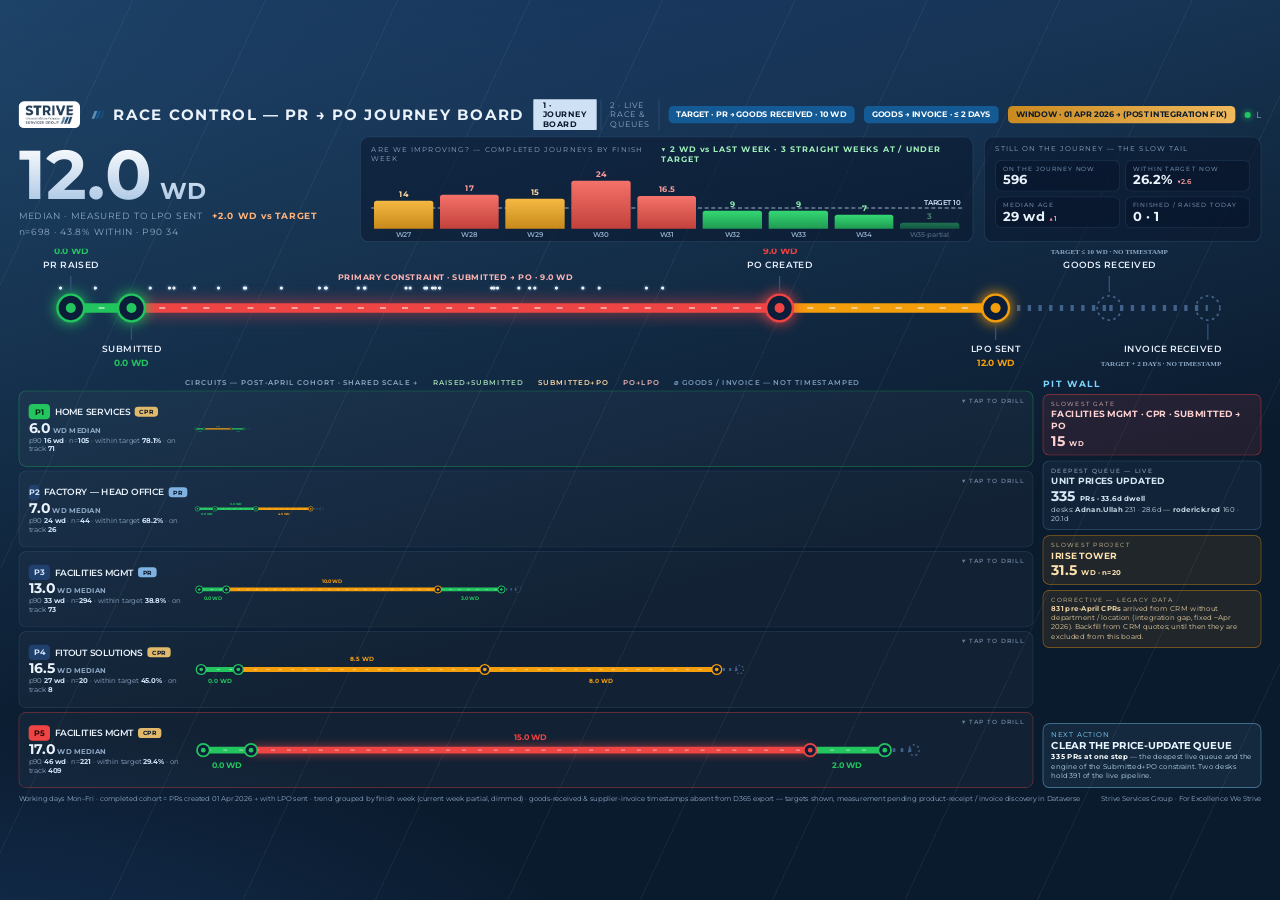
<file: docs/design-reference/journey_board.html>
<!DOCTYPE html><html><head><meta charset="utf-8"><meta name="viewport" content="width=device-width,initial-scale=1,maximum-scale=1,user-scalable=no">
<title>Race Control — PR→PO Journey Board</title>
<link href="https://fonts.googleapis.com/css2?family=Montserrat:wght@500;600;700;800&display=swap" rel="stylesheet">
<style>
:root{--bg:#0B1B2E;--bg2:#1F466B;--line:#618FB4;--accent:#145A95;--ink:#eaf2fb;--mut:#8fa9c6;
--green:#22c55e;--amber:#f59e0b;--red:#ef4444;--ghost:#42618a;--pr:#7fb2e0;--cpr:#e0b96a}
*{box-sizing:border-box;margin:0;padding:0}
html,body{width:100%;height:100%;overflow:hidden;background:#0B1B2E}
#stage{position:absolute;top:0;left:0;width:1920px;height:1080px;transform-origin:top left}
body{font-family:'Montserrat','Helvetica Neue',Arial,sans-serif;color:var(--ink);
background:radial-gradient(1500px 700px at 50% -20%, #17335c 0%, transparent 60%),
radial-gradient(1100px 500px at -5% 112%, #143054 0%, transparent 60%),
linear-gradient(165deg,var(--bg2),var(--bg) 62%)}
body:before{content:"";position:fixed;inset:0;opacity:.05;pointer-events:none;
background-image:repeating-linear-gradient(115deg,#fff 0 1px,transparent 1px 120px)}
.wall{display:grid;width:100%;height:100%;padding:14px 28px 8px;gap:10px;
grid-template-rows:46px 158px 184px 1fr 15px;min-width:0}
.wall>*{min-width:0}
.hdr{display:flex;align-items:center;gap:14px;overflow:hidden}
.hdr h1{font-family:'Gotham','Montserrat','Helvetica Neue',Arial,sans-serif;font-size:22px;letter-spacing:.12em;white-space:nowrap}
.hdr .bars{display:inline-block;width:27px;height:15px;margin-right:10px;
background:repeating-linear-gradient(105deg,var(--line) 0 6px,transparent 6px 10px);transform:skewX(-18deg)}
.tabs{display:flex;gap:6px}
.tab{font-family:'Gotham','Montserrat','Helvetica Neue',Arial,sans-serif;font-size:11.5px;letter-spacing:.09em;padding:6px 13px;border-radius:7px;
border:1px solid rgba(97,143,180,.4);color:var(--mut)}
.tab.on{background:#cfe2f5;color:#0b1830;font-weight:700;border-color:#cfe2f5}
.bench{background:var(--accent)!important;color:#fff!important;font-family:'Gotham','Montserrat','Helvetica Neue',Arial,sans-serif;font-size:11.5px;color:#0b1830;background:linear-gradient(90deg,#cfe2f5,#9dc3e8);
padding:6px 12px;border-radius:7px;font-weight:700;white-space:nowrap}
.bench.win{background:linear-gradient(90deg,#c98a1f,#f0b95c)!important;color:#0B1B2E!important}
.liveclk{margin-left:auto;font-family:'Gotham','Montserrat','Helvetica Neue',Arial,sans-serif;font-size:13px;color:var(--mut);white-space:nowrap}
.liveclk i{display:inline-block;width:9px;height:9px;border-radius:50%;background:var(--green);box-shadow:0 0 9px var(--green);margin-right:8px;animation:pu 1.6s infinite}
@keyframes pu{50%{opacity:.35}}
/* hero */
.hero{display:grid;grid-template-columns:496px 1fr 416px;gap:16px;min-width:0}
.hero>*{min-width:0}
.hn{display:flex;flex-direction:column;justify-content:center}
.hn .n{font-family:'Gotham','Montserrat','Helvetica Neue',Arial,sans-serif;font-weight:700;font-size:104px;line-height:.92;
background:linear-gradient(180deg,#fff,#a9c6e4);-webkit-background-clip:text;background-clip:text;color:transparent}
.hn .n span{font-size:34px;letter-spacing:.05em}
.hn .sub{display:flex;gap:8px 14px;font-family:'Gotham','Montserrat','Helvetica Neue',Arial,sans-serif;font-size:13.5px;letter-spacing:.06em;margin-top:6px;flex-wrap:wrap}
.hn .sub .t{color:var(--mut)}.hn .sub .behind{color:#ffb37a;font-weight:700}
.panel{background:rgba(8,21,43,.5);border:1px solid rgba(97,143,180,.28);border-radius:13px;padding:10px 16px;display:flex;flex-direction:column;min-height:0}
.panel .ttl{font-family:'Gotham','Montserrat','Helvetica Neue',Arial,sans-serif;font-size:11px;letter-spacing:.14em;color:var(--mut);display:flex;gap:12px;align-items:baseline}
.panel .ttl .chip{font-size:12px;color:#9ff0bb;font-weight:700}
.tw{flex:1;display:flex;align-items:flex-end;gap:10px;padding:8px 4px 2px;position:relative}
.tw .tgt{position:absolute;left:0;right:0;border-top:2px dashed rgba(207,226,245,.5);z-index:0}
.tw .tgt span{position:absolute;right:2px;top:-16px;font:600 10px 'Montserrat',Arial;color:#cfe2f5}
.tb2{flex:1;display:flex;flex-direction:column;align-items:center;gap:3px;z-index:1}
.tb2 .bar2{width:100%;border-radius:4px 4px 0 0}
.tb2 .wl{font:600 10px 'Montserrat',Arial;color:var(--mut)}
.tb2 .wv{font:700 11.5px 'Montserrat'}
.tb2.dim{opacity:.45}
/* live mini */
.lm{display:grid;grid-template-columns:1fr 1fr;gap:8px;flex:1;align-content:center}
.lmk{background:rgba(8,21,43,.55);border:1px solid rgba(97,143,180,.22);border-radius:9px;padding:6px 10px}
.lmk .l{font-family:'Gotham','Montserrat','Helvetica Neue',Arial,sans-serif;font-size:9.5px;letter-spacing:.1em;color:var(--mut);white-space:nowrap}
.lmk .v{font-family:'Gotham','Montserrat','Helvetica Neue',Arial,sans-serif;font-size:20px;font-weight:700;line-height:1.1}
.lmk .v i{font-style:normal;font-size:11px;font-weight:600}
.bad{color:#ff9d9d}.good{color:#8ef0ae}
/* journey line */
.jbox{position:relative;padding:0 14px}
.jbox svg{width:100%;height:100%}
.nlab{font:600 13.5px 'Montserrat';fill:#e6eefb;letter-spacing:.05em}
.nsub{font:700 14px 'Montserrat'}
.nnote{font:600 10.5px 'Titillium Web';fill:#8fa9c6}
.seglab{font:700 12px 'Montserrat';fill:#ffb4b4;letter-spacing:.07em}
/* circuits + pit */
.main{display:grid;grid-template-columns:1fr 328px;gap:14px;min-height:0}
.main>*{min-width:0}
.circ{display:flex;flex-direction:column;gap:6px;min-height:0}
.leg{display:flex;gap:22px;font:600 10.5px 'Montserrat';letter-spacing:.1em;color:var(--mut);padding-left:250px}
.crow{flex:1;display:grid;grid-template-columns:236px 1fr;gap:12px;align-items:center;min-height:0;
background:rgba(255,255,255,.03);border:1px solid rgba(97,143,180,.22);border-radius:11px;padding:4px 14px}
.crow.p1{border-color:rgba(34,197,94,.45)}
.crow.last{border-color:rgba(239,68,68,.45)}
.cid .r1{display:flex;align-items:center;gap:7px}
.pos{font-family:'Gotham','Montserrat','Helvetica Neue',Arial,sans-serif;font-weight:700;font-size:12px;width:32px;height:23px;display:flex;align-items:center;justify-content:center;border-radius:6px;background:#20406e;color:#cfe2f5}
.p1 .pos{background:var(--green);color:#04240f}.last .pos{background:var(--red);color:#2b0505}
.tn{font-family:'Gotham','Montserrat','Helvetica Neue',Arial,sans-serif;font-size:13px;font-weight:600;white-space:nowrap}
.tb{font:700 9.5px 'Montserrat';padding:2px 7px;border-radius:5px}
.tbpr{background:var(--pr);color:#08152b}.tbcpr{background:var(--cpr);color:#08152b}
.cid .r2{font-family:'Montserrat'}
.cid .r2 .m{font-size:21px;font-weight:700}
.cid .r2 .m span{font-size:11px;color:var(--mut)}
.cid .r3{font-size:10px;color:var(--mut)}
.cid .r3 b{color:#cfe2f5}
.crow svg{width:100%;height:100%;min-height:0}
.sval{font:700 12.5px 'Montserrat'}
/* pit */
.pit{display:flex;flex-direction:column;gap:8px;min-height:0}
.pit h2{font-family:'Gotham','Montserrat','Helvetica Neue',Arial,sans-serif;font-size:13.5px;letter-spacing:.16em;color:#7fd4ff}
.pc{border-radius:10px;padding:8px 12px;border:1px solid;display:flex;flex-direction:column;gap:1px}
.pc .l{font-family:'Gotham','Montserrat','Helvetica Neue',Arial,sans-serif;font-size:9.5px;letter-spacing:.13em;opacity:.85}
.pc .v{font-family:'Gotham','Montserrat','Helvetica Neue',Arial,sans-serif;font-size:14px;font-weight:700;line-height:1.3}
.pc .n{font-family:'Gotham','Montserrat','Helvetica Neue',Arial,sans-serif;font-size:21px;font-weight:700}
.pc .n span{font-size:11px}
.pc.r{border-color:rgba(239,68,68,.55);background:rgba(239,68,68,.1);color:#ffd2d2}
.pc.a{border-color:rgba(245,158,11,.5);background:rgba(245,158,11,.09);color:#ffe1ae}
.pc.b{border-color:rgba(97,143,180,.4);background:rgba(97,143,180,.08);color:#d8e8f7}
.pc small{font-size:10.5px;line-height:1.35;color:inherit;opacity:.9}
.next{margin-top:auto;border:1px solid rgba(127,212,255,.55);background:rgba(127,212,255,.08);border-radius:10px;padding:10px 12px;position:relative;overflow:hidden}
.next:after{content:"";position:absolute;top:0;bottom:0;width:110px;left:-150px;
background:linear-gradient(105deg,transparent,rgba(255,255,255,.10),transparent);animation:sweep 6s ease-in-out infinite}
@keyframes sweep{14%{left:110%}100%{left:110%}}
.next .l{font-family:'Gotham','Montserrat','Helvetica Neue',Arial,sans-serif;font-size:10px;letter-spacing:.15em;color:#7fd4ff}
.next .v{font-family:'Gotham','Montserrat','Helvetica Neue',Arial,sans-serif;font-size:15px;font-weight:700;color:#eaf6ff;line-height:1.3}
.next .d{font-size:10.5px;color:#bcd9ec;line-height:1.35}
.next .d b{color:#fff}
.foot{display:flex;justify-content:space-between;font-size:10px;color:var(--mut);white-space:nowrap;overflow:hidden}

/* ===== motion ===== */
.crow{transition:flex-grow .45s cubic-bezier(.16,1,.3,1),border-color .3s;cursor:pointer;position:relative;flex-direction:column;display:flex}
.crow .rmain{display:grid;grid-template-columns:236px 1fr;gap:12px;align-items:center;flex:1;min-height:0;width:100%}
.crow:hover{border-color:rgba(97,143,180,.55)}
.crow .hint{position:absolute;right:12px;top:8px;font:600 9.5px 'Montserrat',Arial;letter-spacing:.12em;color:var(--mut);opacity:.7}
.crow.exp{flex-grow:3.4;border-color:#618FB4;background:rgba(20,90,149,.12)}
.drawer{display:none;width:100%;border-top:1px solid rgba(97,143,180,.3);margin-top:4px;padding-top:6px;
 grid-template-columns:repeat(4,1fr);gap:12px;overflow:hidden}
.crow.exp .drawer{display:grid;animation:din .4s cubic-bezier(.16,1,.3,1)}
@keyframes din{from{opacity:0;transform:translateY(8px)}to{opacity:1;transform:none}}
.dh{font:700 9.5px 'Montserrat',Arial;letter-spacing:.13em;color:#7fd4ff;margin-bottom:2px}
.dr{display:grid;grid-template-columns:1fr auto;gap:8px;font-size:11px;padding:2.5px 0;border-top:1px solid rgba(97,143,180,.12)}
.dr .a{white-space:nowrap;overflow:hidden;text-overflow:ellipsis;font-weight:600}
.dr .b{font-family:'Montserrat',Arial;font-weight:700;white-space:nowrap}
.dr .b span{color:var(--mut);font-weight:400;font-size:9.5px}
/* reveals */
.rv0{opacity:0;transform:translateY(14px)}
.on .rv0{opacity:1;transform:none;transition:all .6s cubic-bezier(.16,1,.3,1)}
.tb2 .bar2{transform-origin:bottom;transform:scaleY(0)}
.on .tb2 .bar2{transform:scaleY(1);transition:transform .7s cubic-bezier(.16,1,.3,1)}
.jbox{position:relative}
#jl{clip-path:inset(0 100% 0 0)}
.on #jl{clip-path:inset(0 -2% 0 0);transition:clip-path 1.2s cubic-bezier(.16,1,.3,1) .15s}
#pcv{position:absolute;inset:0;pointer-events:none}
</style></head><body><div id="stage"><div class="wall">

 <div class="hdr"><span style="background:#fff;border-radius:8px;padding:5px 10px;display:flex;align-items:center"><img src="[data-uri]" style="height:30px"></span>
<h1><img src="[data-uri]" style="height:17px;margin-right:10px;vertical-align:-1px">RACE CONTROL — PR → PO JOURNEY BOARD</h1>
  <div class="tabs"><span class="tab on">1 · JOURNEY BOARD</span><span class="tab">2 · LIVE RACE & QUEUES</span></div>
  <span class="bench">TARGET · PR → GOODS RECEIVED · 10 WD</span>
  <span class="bench">GOODS → INVOICE · ≤ 2 DAYS</span>
  <span class="bench win">WINDOW · 01 APR 2026 → (POST INTEGRATION FIX)</span>
  <span class="liveclk"><i></i>LIVE · 25 AUG 2026 · 16:48</span></div>

 <div class="hero">
  <div class="hn"><div class="n">12.0<span> WD</span></div>
   <div class="sub"><span class="t">MEDIAN · MEASURED TO LPO SENT</span><span class="behind">+2.0 WD vs TARGET</span><span class="t">n=698 · 43.8% WITHIN · P90 34</span></div></div>
  <div class="panel rv0"><div class="ttl">ARE WE IMPROVING? — COMPLETED JOURNEYS BY FINISH WEEK <span class="chip">▼ 2 WD vs LAST WEEK · 3 STRAIGHT WEEKS AT / UNDER TARGET</span></div>
   <div class="tw" id="tw"></div></div>
  <div class="panel rv0"><div class="ttl">STILL ON THE JOURNEY — THE SLOW TAIL</div>
   <div class="lm">
    <div class="lmk"><div class="l">ON THE JOURNEY NOW</div><div class="v">596</div></div>
    <div class="lmk"><div class="l">WITHIN TARGET NOW</div><div class="v">26.2% <i class="bad">▼2.6</i></div></div>
    <div class="lmk"><div class="l">MEDIAN AGE</div><div class="v">29 wd <i class="bad">▲1</i></div></div>
    <div class="lmk"><div class="l">FINISHED / RAISED TODAY</div><div class="v">0 · 1</div></div>
   </div></div>
 </div>

 <div class="jbox"><svg id="jl" preserveAspectRatio="xMidYMid meet"></svg></div>

 <div class="main">
  <div class="circ">
   <div class="leg"><span>CIRCUITS — POST-APRIL COHORT · SHARED SCALE →</span><span style="color:#9fd6b3">RAISED→SUBMITTED</span><span style="color:#ffd9a1">SUBMITTED→PO</span><span style="color:#f2b8b8">PO→LPO</span><span style="color:#7c9cc0">⌀ GOODS / INVOICE — NOT TIMESTAMPED</span></div>
   <div id="circ" style="display:flex;flex-direction:column;gap:6px;flex:1;min-height:0"></div>
  </div>
  <div class="pit">
   <h2>PIT WALL</h2>
   <div class="pc r rv0"><div class="l">SLOWEST GATE</div><div class="v">FACILITIES MGMT · CPR · SUBMITTED → PO</div><div class="n">15 <span>WD</span></div></div>
   <div class="pc b rv0"><div class="l">DEEPEST QUEUE — LIVE</div><div class="v">UNIT PRICES UPDATED</div><div class="n">335 <span>PRs · 33.6d dwell</span></div>
    <small>desks: <b>Adnan.Ullah</b> 231 · 28.6d — <b>roderick.red</b> 160 · 20.1d</small></div>
   <div class="pc a rv0"><div class="l">SLOWEST PROJECT</div><div class="v">IRISE TOWER</div><div class="n">31.5 <span>WD · n=20</span></div></div>
   <div class="pc a rv0"><div class="l">CORRECTIVE — LEGACY DATA</div><small><b>831 pre-April CPRs</b> arrived from CRM without department / location (integration gap, fixed ~Apr 2026). Backfill from CRM quotes; until then they are excluded from this board.</small></div>
   <div class="next rv0"><div class="l">NEXT ACTION</div>
    <div class="v">CLEAR THE PRICE-UPDATE QUEUE</div>
    <div class="d"><b>335 PRs at one step</b> — the deepest live queue and the engine of the Submitted→PO constraint. Two desks hold 391 of the live pipeline.</div></div>
  </div>
 </div>

 <div class="foot"><span>Working days Mon–Fri · completed cohort = PRs created 01 Apr 2026 → with LPO sent · trend grouped by finish week (current week partial, dimmed) · goods-received & supplier-invoice timestamps absent from D365 export — targets shown, measurement pending product-receipt / invoice discovery in Dataverse</span><span>Strive Services Group · For Excellence We Strive</span></div>
</div></div>
<script>
function fit(){const s=Math.min(innerWidth/1920,innerHeight/1080);const st=document.getElementById("stage");st.style.transform=`translate(${(innerWidth-1920*s)/2}px,${(innerHeight-1080*s)/2}px) scale(${s})`;}
addEventListener("resize",fit);fit();

/* trend bars */
const WKS=[{w:'W27',v:14},{w:'W28',v:17},{w:'W29',v:15},{w:'W30',v:24},{w:'W31',v:16.5},{w:'W32',v:9},{w:'W33',v:9},{w:'W34',v:7},{w:'W35',v:3,dim:1,lab:'partial'}];
const tw=document.getElementById('tw'),MAXV=26;
tw.innerHTML='<div class="tgt" style="bottom:'+(10/MAXV*100*0.78+18)+'px"><span>TARGET 10</span></div>';
WKS.forEach(k=>{
 const h=Math.max(6,k.v/MAXV*100*0.78);
 const c=k.v<=10?'linear-gradient(180deg,#34d873,#1f9b52)':k.v<=15?'linear-gradient(180deg,#f5b942,#c78a1b)':'linear-gradient(180deg,#f4726a,#c2413a)';
 const d=document.createElement('div');d.className='tb2'+(k.dim?' dim':'');
 d.innerHTML=`<span class="wv" style="color:${k.v<=10?'#8ef0ae':k.v<=15?'#ffd9a1':'#ff9d9d'}">${k.v}</span>
 <div class="bar2" style="height:${h}px;background:${c}"></div><span class="wl">${k.w}${k.lab?'·'+k.lab:''}</span>`;
 tw.appendChild(d);});
/* journey line */
const NS='http://www.w3.org/2000/svg';
const svg=document.getElementById('jl');
const W=1830,H=182;svg.setAttribute('viewBox',`0 0 ${W} ${H}`);
const mk=(t,a)=>{const e=document.createElementNS(NS,t);for(const k in a)e.setAttribute(k,a[k]);svg.appendChild(e);return e};
const y=88;
const SEC=[{wd:0.0,c:'var(--green)'},{wd:9.0,c:'var(--red)',crit:1},{wd:3.0,c:'var(--amber)'}];
const GH=150,GH2=130,MIN=80,K=95;
let total=SEC.reduce((a,s)=>a+Math.max(MIN,s.wd*K),0)+GH+GH2;
const scale=(W-130)/total;
const NODES=[{nm:'PR RAISED',v:'0.0 WD',c:'#22c55e'},{nm:'SUBMITTED',v:'0.0 WD',c:'#22c55e'},
{nm:'PO CREATED',v:'9.0 WD',c:'#ef4444'},{nm:'LPO SENT',v:'12.0 WD',c:'#f59e0b'},
{nm:'GOODS RECEIVED',v:'TARGET ≤ 10 WD · NO TIMESTAMP',c:'#42618a',ghost:1},
{nm:'INVOICE RECEIVED',v:'TARGET + 2 DAYS · NO TIMESTAMP',c:'#42618a',ghost:1}];
let x=64;const pts=[x];
SEC.forEach(s=>{const w=Math.max(MIN,s.wd*K)*scale;
 mk('line',{x1:x,y1:y,x2:x+w,y2:y,stroke:s.c,'stroke-width':14,'stroke-linecap':'butt',
  style:s.crit?'filter:drop-shadow(0 0 12px rgba(239,68,68,.7))':''});
 const fl=mk('line',{x1:x,y1:y,x2:x+w,y2:y,stroke:'rgba(255,255,255,.5)','stroke-width':3,'stroke-dasharray':'9 24'});
 fl.innerHTML='<animate attributeName="stroke-dashoffset" from="33" to="0" dur="1.1s" repeatCount="indefinite"/>';
 if(s.crit)mk('text',{x:x+w/2,y:y-42,'text-anchor':'middle','class':'seglab'}).textContent='PRIMARY CONSTRAINT · SUBMITTED → PO · 9.0 WD';
 x+=w;pts.push(x);});
[GH,GH2].forEach(g=>{mk('line',{x1:x,y1:y,x2:x+g*scale,y2:y,stroke:'var(--ghost)','stroke-width':9,'stroke-dasharray':'5 11'});x+=g*scale;pts.push(x);});
NODES.forEach((n,i)=>{const px=pts[i];
 if(n.ghost){mk('circle',{cx:px,cy:y,r:18,fill:'none',stroke:'#42618a','stroke-width':2.6,'stroke-dasharray':'4 5'});}
 else{mk('circle',{cx:px,cy:y,r:20,fill:'#0b1d38',stroke:n.c,'stroke-width':3.6,style:`filter:drop-shadow(0 0 10px ${n.c})`});
  mk('circle',{cx:px,cy:y,r:7.5,fill:n.c});}
 const up=i%2===0?-1:1;
 const anch=i===NODES.length-1?'end':'middle', ax=i===NODES.length-1?px+20:px;
 mk('line',{x1:px,y1:y+(up<0?-24:24),x2:px,y2:y+(up<0?-48:48),stroke:'#31527d','stroke-width':2});
 mk('text',{x:ax,y:y+(up<0?-60:66),'text-anchor':anch,'class':'nlab'}).textContent=n.nm;
 const t=mk('text',{x:ax,y:y+(up<0?-80:86),'text-anchor':anch,'class':n.ghost?'nnote':'nsub'});
 t.textContent=n.v;if(!n.ghost)t.setAttribute('fill',n.c);
});
/* circuits */
const SLA=d=>d<=3?'#22c55e':d<=10?'#f59e0b':'#ef4444';
const DRILL={"HS|CPR": {"live": 71, "proj": [["ROYAL PARK SOUTH VILLAS", 9.0, 3], ["NORTH RESIDENCE", 8.5, 18], ["AL RAMS LABOUR CAMP 1", 8.0, 3], ["SOUTH RESIDENCE", 6.5, 10]], "dept": [["Home Maintenance Services", 6.0, 104]], "hold": [["roderick.red", 63, 7.4], ["Layusha.cleatus", 1, 140.6], ["Aparna.Pauly", 1, 0.3]], "old": [[104, "CPR-022949", "Layusha.cleatus", "ROYAL PARK SOUTH VILLAS", 140.6], [104, "CPR-022910", "Layusha.cleatus", "NORTH RESIDENCE", 63.4], [86, "CPR-025493", "roderick.red", "GOLDEN MILE", 78.5]]}, "FA|PR": {"live": 26, "proj": [["Headoffice", 7.0, 32], ["ARJAN ACCOMODATION", 6.5, 8]], "dept": [["Marketing", 14.5, 8], ["Office Support", 7.0, 11], ["Accomodation Services", 6.5, 10], ["IT", 6.0, 6]], "hold": [["dinesh.laxman", 4, 64.0], ["ayman.g", 3, 0.5], ["it.solutions", 1, 19.5], ["Aparna.Pauly", 1, 7.6]], "old": [[104, "PR-001177", "\u2014", "\u2014", null], [97, "PR-001216", "dinesh.laxman", "Headoffice", 132.6], [97, "PR-001213", "\u2014", "\u2014", null]]}, "FM|PR": {"live": 73, "proj": [["IRISE TOWER", 31.5, 20], ["AL MAAREF PRIVATE SCHOOL", 29.0, 3], ["BARTON HOUSE 1", 24.0, 3], ["BINGHATTI GATEWAY", 24.0, 3]], "dept": [["Landscaping Services", 22.0, 3], ["Contracted Cleaning Services", 16.0, 109], ["Building Services", 11.5, 176], ["Concierge Services", 5.0, 4]], "hold": [["arman.b", 19, 0], ["Adnan.Ullah", 16, 3.4], ["Aparna.Pauly", 11, 4.6], ["Layusha.cleatus", 5, 3.5]], "old": [[104, "PR-001168", "arman.b", "WILTON PARK RESIDENCES", 140.3], [92, "PR-001250", "arman.b", "CAYAN BUSSINES CENTER", 129.4], [91, "PR-001261", "\u2014", "EDEN APARTMENTS", null]]}, "FO|CPR": {"live": 8, "proj": [["AL TAY HILLS", 19.0, 6], ["BALQIS RESIDENCE", 17.0, 3], ["SOUTH RESIDENCE", 13.5, 8]], "dept": [["FitOut Services", 16.5, 20]], "hold": [["roderick.red", 6, 41.3]], "old": [[95, "CPR-022970", "roderick.red", "BALQIS RESIDENCE", 118.6], [71, "CPR-026924", "roderick.red", "AL MAAREF PRIVATE SCHOOL", 78.5], [36, "CPR-030558", "roderick.red", "AL TAY HILLS", 48.4]]}, "FM|CPR": {"live": 409, "proj": [["J ONE TOWER", 52.0, 4], ["WILTON PARK RESIDENCES", 40.0, 5], ["DOMUS INDIGO", 28.5, 40], ["MAG 318", 25.0, 6]], "dept": [["Contracted Cleaning Services", 19.0, 5], ["Building Services", 17.0, 213], ["Landscaping Services", 13.0, 5]], "hold": [["Adnan.Ullah", 215, 32.5], ["roderick.red", 88, 37.3], ["Aparna.Pauly", 71, 15.5], ["Layusha.cleatus", 22, 78.5]], "old": [[104, "CPR-022938", "Adnan.Ullah", "DOMUS INDIGO", 78.5], [102, "CPR-023262", "Layusha.cleatus", "CAYAN BUSSINES CENTER", 78.5], [102, "CPR-023257", "Adnan.Ullah", "SWAY RESIDENCE", 140.6]]}};
const ROWS=[
 {key:'HS|CPR',pos:'P1',cls:'p1',team:'HOME SERVICES',ty:'CPR',tot:'6.0',p90:'16',n:105,within:'78.1',legs:[0.0,4.0,2.0]},
 {key:'FA|PR',pos:'P2',team:'FACTORY — HEAD OFFICE',ty:'PR',tot:'7.0',p90:'24',n:44,within:'68.2',legs:[0.0,3.0,4.0]},
 {key:'FM|PR',pos:'P3',team:'FACILITIES MGMT',ty:'PR',tot:'13.0',p90:'33',n:294,within:'38.8',legs:[0.0,10.0,3.0]},
 {key:'FO|CPR',pos:'P4',team:'FITOUT SOLUTIONS',ty:'CPR',tot:'16.5',p90:'27',n:20,within:'45.0',legs:[0.0,8.5,8.0]},
 {key:'FM|CPR',pos:'P5',cls:'last',team:'FACILITIES MGMT',ty:'CPR',tot:'17.0',p90:'46',n:221,within:'29.4',legs:[0.0,15.0,2.0]}
];
const maxTot=Math.max(...ROWS.map(r=>r.legs.reduce((a,b)=>a+b,0)));
const circ=document.getElementById('circ');
const LGEO=[];
function drawLane(svg,r){
 svg.innerHTML='';
 const W=svg.clientWidth||1200,H=svg.clientHeight||70;
 svg.setAttribute('viewBox',`0 0 ${W} ${H}`);svg.setAttribute('preserveAspectRatio','xMinYMid meet');
 const mk2=(t,a)=>{const e=document.createElementNS(NS,t);for(const k in a)e.setAttribute(k,a[k]);svg.appendChild(e);return e};
 const yy=H/2,MIN2=72,GH3=44,pad=14;
 const K2=(W-2*pad-GH3-3*MIN2)/maxTot;
 const px=r.legs.map(d=>Math.max(MIN2,d*K2));
 let xx=pad;const pp=[xx];
 r.legs.forEach((d,i)=>{
  mk2('line',{x1:xx,y1:yy,x2:xx+px[i],y2:yy,stroke:SLA(d),'stroke-width':10,
   style:d>10?'filter:drop-shadow(0 0 7px rgba(239,68,68,.7))':''});
  const fl=mk2('line',{x1:xx,y1:yy,x2:xx+px[i],y2:yy,stroke:'rgba(255,255,255,.45)','stroke-width':2.2,'stroke-dasharray':'6 18'});
  fl.innerHTML='<animate attributeName="stroke-dashoffset" from="24" to="0" dur="1.1s" repeatCount="indefinite"/>';
  mk2('text',{x:xx+px[i]/2,y:i%2?yy-16:yy+27,'text-anchor':'middle','class':'sval',fill:SLA(d)}).textContent=d.toFixed(1)+' WD';
  xx+=px[i];pp.push(xx);});
 mk2('line',{x1:xx,y1:yy,x2:xx+GH3,y2:yy,stroke:'#42618a','stroke-width':6,'stroke-dasharray':'4 8'});
 pp.forEach((p,i)=>{mk2('circle',{cx:p,cy:yy,r:9.5,fill:'#0b1d38',stroke:i===0?'#22c55e':SLA(r.legs[i-1]),'stroke-width':2.6});
  mk2('circle',{cx:p,cy:yy,r:3.5,fill:i===0?'#22c55e':SLA(r.legs[i-1])});});
 mk2('circle',{cx:xx+GH3,cy:yy,r:8,fill:'none',stroke:'#42618a','stroke-width':2.2,'stroke-dasharray':'3 4'});
 return {svg,pp,legs:r.legs,y:yy};
}
function drow(a,b){return `<div class="dr"><span class="a">${a}</span><span class="b">${b}</span></div>`}
ROWS.forEach((r,ri)=>{
 const el=document.createElement('div');el.className='crow rv0 '+(r.cls||'');
 const D=DRILL[r.key];
 const proj=(D.proj||[]).map(p=>drow(p[0].toLowerCase().replace(/\b\w/g,c=>c.toUpperCase()),`${p[1]}wd <span>n=${p[2]}</span>`)).join('')||'<div class="dr"><span class="a">—</span></div>';
 const dep=(D.dept||[]).map(p=>drow(p[0],`${p[1]}wd <span>n=${p[2]}</span>`)).join('')||'<div class="dr"><span class="a">—</span></div>';
 const who=(D.hold||[]).map(p=>drow(p[0],`${p[1]} PRs <span>· ${p[2]==null?'—':p[2]+'d'}</span>`)).join('')||'<div class="dr"><span class="a">—</span></div>';
 const olds=(D.old||[]).map(p=>drow(p[1]+' · '+(p[3]!=='—'?p[3].toLowerCase().replace(/\b\w/g,c=>c.toUpperCase()):p[2]),`${p[0]}wd`)).join('');
 el.innerHTML=`<div class="rmain"><div class="cid">
  <div class="r1"><span class="pos">${r.pos}</span><span class="tn">${r.team}</span><span class="tb ${r.ty==='PR'?'tbpr':'tbcpr'}">${r.ty}</span></div>
  <div class="r2"><span class="m">${r.tot}<span> WD MEDIAN</span></span></div>
  <div class="r3">p90 <b>${r.p90} wd</b> · n=<b>${r.n}</b> · within target <b>${r.within}%</b> · on track <b>${D.live}</b></div></div><svg></svg></div>
 <span class="hint">▾ TAP TO DRILL</span>
 <div class="drawer">
  <div><div class="dh">SLOWEST PROJECTS</div>${proj}</div>
  <div><div class="dh">SLOWEST DEPARTMENTS</div>${dep}</div>
  <div><div class="dh">WHO HOLDS NOW</div>${who}</div>
  <div><div class="dh">OLDEST ON TRACK</div>${olds}</div>
 </div>`;
 circ.appendChild(el);
 const g=drawLane(el.querySelector('svg'),r); g.live=D.live; g.ty=r.ty; LGEO.push(g);
 el.addEventListener('click',()=>{
  const was=el.classList.contains('exp');
  document.querySelectorAll('.crow.exp').forEach(x=>x.classList.remove('exp'));
  if(!was){el.classList.add('exp');el.querySelector('.hint').textContent='▴ CLOSE';}
  else el.querySelector('.hint').textContent='▾ TAP TO DRILL';
  document.querySelectorAll('.crow').forEach((x,i)=>{if(!x.classList.contains('exp')){const h=x.querySelector('.hint');if(h&&h.textContent==='▴ CLOSE')h.textContent='▾ TAP TO DRILL';}});
  setTimeout(()=>{document.querySelectorAll('.crow').forEach((x,i)=>drawLane(x.querySelector('svg'),ROWS[i]));},480);
 });
});
/* ===== load sequence + particles ===== */
const stage=document.getElementById('stage');
requestAnimationFrame(()=>requestAnimationFrame(()=>stage.classList.add('on')));
document.querySelectorAll('.crow').forEach((x,i)=>x.style.transitionDelay=(0.15+i*0.09)+'s');
document.querySelectorAll('.tb2 .bar2').forEach((x,i)=>x.style.transitionDelay=(0.2+i*0.06)+'s');
/* hero count-up */
{const el=document.querySelector('.hn .n');const span=el.querySelector('span');
 let t0=null;const target=12.0;
 function st(ts){if(!t0)t0=ts;const p=Math.min(1,(ts-t0)/1100);const e=1-Math.pow(1-p,3);
  el.childNodes[0].textContent=(target*e).toFixed(1);if(p<1)requestAnimationFrame(st);}
 requestAnimationFrame(st);}
/* particles on the journey line */
setTimeout(()=>{const box=document.querySelector('.jbox');
 const cv=document.createElement('canvas');cv.id='pcv';box.appendChild(cv);
 const r=box.getBoundingClientRect();cv.width=r.width*2;cv.height=r.height*2;
 cv.style.width=r.width+'px';cv.style.height=r.height+'px';
 const ctx=cv.getContext('2d');ctx.scale(2,2);
 const sv=document.getElementById('jl');const sr=sv.getBoundingClientRect();
 const vb=sv.viewBox.baseVal;const sc=sr.width/vb.width;const yy=(sr.top-r.top)+88*sc;
 // sector px from build: recompute like SEC loop
 const SECD=[0.0,9.0,3.0];const GHs=[150,130];const MIN=80,K=95;
 let tot=SECD.reduce((a,d)=>a+Math.max(MIN,d*K),0)+GHs[0]+GHs[1];
 const scl=(1830-130)/tot*sc;
 const px=SECD.map(d=>Math.max(MIN,d*K)*scl);
 const x0=(sr.left-r.left)+64*sc;
 const tw2=SECD.map(d=>Math.max(d,0.4));const T=tw2.reduce((a,b)=>a+b,0);
 const P=[];for(let i=0;i<34;i++)P.push({ph:Math.random(),sp:0.9+Math.random()*0.25});
 const CYC=13000;let t0=null;
 function fr(ts){if(!t0)t0=ts;ctx.clearRect(0,0,cv.width,cv.height);
  for(const p of P){const u=((ts-t0)*p.sp/CYC+p.ph)%1;
   let acc=0,x=x0,done=false;
   for(let i=0;i<tw2.length;i++){const f=tw2[i]/T;
    if(u<acc+f){x+=px[i]*((u-acc)/f);done=true;break}acc+=f;x+=px[i];}
   if(!done)continue;
   ctx.beginPath();ctx.fillStyle='rgba(255,255,255,.9)';ctx.shadowColor='rgba(160,210,255,.9)';ctx.shadowBlur=8;
   ctx.arc(x,yy,2.4,0,6.283);ctx.fill();ctx.shadowBlur=0;}
  requestAnimationFrame(fr);}
 requestAnimationFrame(fr);
 addEventListener('resize',()=>{const r2=box.getBoundingClientRect();cv.width=r2.width*2;cv.height=r2.height*2;cv.style.width=r2.width+'px';cv.style.height=r2.height+'px';ctx.setTransform(2,0,0,2,0,0);});},420);
</script></script></body></html>
</file>
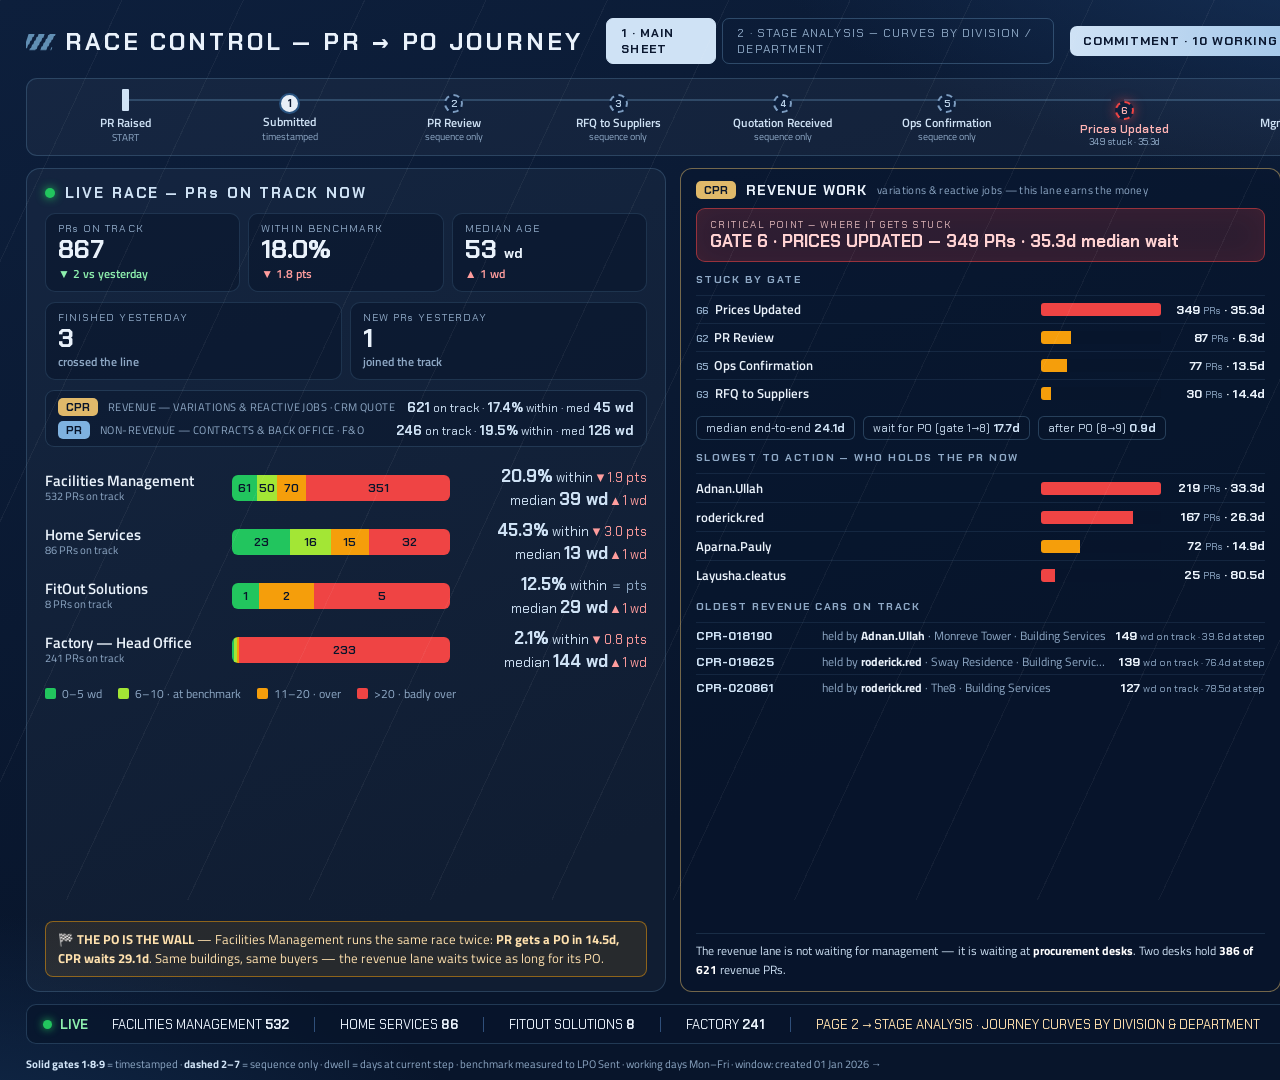
<file: docs/design-reference/journey_main.html>
<!DOCTYPE html><html><head><meta charset="utf-8">
<title>Race Control — PR→PO · Main Sheet</title>
<link href="https://fonts.googleapis.com/css2?family=Chakra+Petch:wght@500;600;700&family=Titillium+Web:wght@400;600;700&display=swap" rel="stylesheet">
<style>
:root{--bg:#08152b;--bg2:#0d1f3c;--line:#618FB4;--ink:#eaf2fb;--mut:#8fa9c6;
--green:#22c55e;--lime:#a3e635;--amber:#f59e0b;--red:#ef4444;--pr:#7fb2e0;--cpr:#e0b96a}
*{box-sizing:border-box;margin:0;padding:0}
html,body{width:1920px;height:1080px;overflow:hidden}
body{font-family:'Titillium Web',sans-serif;color:var(--ink);
background:radial-gradient(1400px 600px at 78% -12%, #1b3a66 0%, transparent 55%),
radial-gradient(1000px 500px at -5% 112%, #143054 0%, transparent 60%),
linear-gradient(160deg,var(--bg2),var(--bg) 60%)}
body:before{content:"";position:fixed;inset:0;opacity:.05;pointer-events:none;
background-image:repeating-linear-gradient(115deg,#fff 0 1px,transparent 1px 110px)}
.wall{display:grid;width:100%;height:100%;padding:16px 26px 8px;gap:12px;
grid-template-rows:50px 78px 1fr 40px 16px;min-width:0}
.wall>*{min-width:0}
.hdr{display:flex;align-items:center;gap:16px;overflow:hidden}
.hdr h1{font-family:'Chakra Petch';font-size:24px;letter-spacing:.12em;white-space:nowrap}
.hdr .bars{display:inline-block;width:28px;height:16px;margin-right:11px;
background:repeating-linear-gradient(105deg,var(--line) 0 6px,transparent 6px 10px);transform:skewX(-18deg)}
.tabs{display:flex;gap:6px;margin-left:8px}
.tab{font-family:'Chakra Petch';font-size:12px;letter-spacing:.09em;padding:6px 14px;border-radius:7px;
border:1px solid rgba(97,143,180,.4);color:var(--mut)}
.tab.on{background:#cfe2f5;color:#0b1830;font-weight:700;border-color:#cfe2f5}
.bench{font-family:'Chakra Petch';font-size:12.5px;letter-spacing:.08em;color:#0b1830;
background:linear-gradient(90deg,#cfe2f5,#9dc3e8);padding:7px 13px;border-radius:7px;font-weight:700;white-space:nowrap}
.bench.win{background:linear-gradient(90deg,#ffe9c2,#f0b95c)}
.alert{margin-left:auto;border:1px solid rgba(239,68,68,.55);background:rgba(239,68,68,.12);color:#ffb4b4;
padding:8px 15px;border-radius:999px;font-family:'Chakra Petch';font-size:12.5px;white-space:nowrap}
.alert i{display:inline-block;width:8px;height:8px;border-radius:50%;background:var(--red);margin-right:8px;box-shadow:0 0 8px var(--red);animation:pu 1.6s infinite}
@keyframes pu{50%{opacity:.35}}
/* rail */
.rail{display:flex;background:rgba(255,255,255,.04);border:1px solid rgba(97,143,180,.3);border-radius:11px;padding:10px 16px 6px}
.rk{flex:1;text-align:center;position:relative}
.rk:not(:last-child):after{content:"";position:absolute;left:50%;top:10px;width:100%;height:2px;background:rgba(97,143,180,.35)}
.rk .ic{position:relative;z-index:1;display:inline-flex;width:22px;height:22px;align-items:center;justify-content:center;margin-bottom:2px}
.g-solid{width:21px;height:21px;border-radius:50%;background:#e8eef6;color:#0b1830;font:700 11px 'Chakra Petch';display:flex;align-items:center;justify-content:center;border:2px solid #28527f}
.g-holo{width:19px;height:19px;border-radius:50%;background:var(--bg2);color:#bcd3ea;font:600 10px 'Chakra Petch';display:flex;align-items:center;justify-content:center;border:2px dashed #7c9cc0}
.g-start{width:7px;height:22px;background:#cfe2f5;border-radius:1px}
.g-fin{width:18px;height:18px;background:conic-gradient(#e8eef6 25%,#0b1830 0 50%,#e8eef6 0 75%,#0b1830 0);border:1px solid #9db8d6}
.rk .nm{font-size:11.5px;line-height:1.1;color:#cfe2f5;font-weight:600}
.rk .tp{font-size:9.5px;color:var(--mut)}
.rk.crit .g-holo{border-color:var(--red);color:#ffb4b4;box-shadow:0 0 12px rgba(239,68,68,.55);animation:pu 1.6s infinite}
.rk.crit .nm{color:#ffb4b4}
/* main */
.main{display:grid;grid-template-columns:640px 1fr;gap:14px;min-height:0}
.main>*{min-width:0}
.box{background:rgba(255,255,255,.035);border:1px solid rgba(97,143,180,.3);border-radius:14px;padding:14px 18px;display:flex;flex-direction:column;gap:10px;min-height:0}
.box h2{font-family:'Chakra Petch';font-size:15px;letter-spacing:.14em;color:#cfe2f5}
.box h2 .pulse{display:inline-block;width:10px;height:10px;border-radius:50%;background:var(--green);box-shadow:0 0 10px var(--green);margin-right:10px;animation:pu 1.6s infinite}
.kpis{display:grid;grid-template-columns:repeat(3,1fr);gap:8px}
.kpi{background:rgba(8,21,43,.55);border:1px solid rgba(97,143,180,.22);border-radius:10px;padding:8px 12px}
.kpi .l{font-size:10.5px;letter-spacing:.1em;color:var(--mut);font-family:'Chakra Petch';white-space:nowrap}
.kpi .v{font-family:'Chakra Petch';font-size:26px;font-weight:700;font-variant-numeric:tabular-nums;line-height:1.1}
.kpi .v span{font-size:14px}
.kpi .d{font-size:12px;font-weight:600}
.bad{color:#ff9d9d}.good{color:#8ef0ae}.flat{color:var(--mut)}
.tsplit{border:1px solid rgba(97,143,180,.25);border-radius:9px;padding:7px 12px;display:flex;flex-direction:column;gap:5px;background:rgba(8,21,43,.4)}
.trow{display:flex;align-items:center;gap:10px;font-size:12px}
.tb{font:700 11px 'Chakra Petch';padding:2px 8px;border-radius:5px}
.tbpr{background:var(--pr);color:#08152b}.tbcpr{background:var(--cpr);color:#08152b}
.tl{color:var(--mut);font-size:10.5px;letter-spacing:.04em;flex:1}
.tf{font-family:'Chakra Petch';font-size:12px;color:#cfe2f5}.tf b{font-size:13.5px}
.lrow{display:grid;grid-template-columns:175px 1fr 185px;gap:12px;align-items:center;padding:8px 0 0}
.lrow .nm{font-size:14.5px;font-weight:600;line-height:1.1}
.lrow .nm .sm{display:block;font-size:11px;color:var(--mut);font-weight:400}
.bar{display:flex;height:26px;border-radius:6px;overflow:hidden;background:rgba(8,21,43,.6)}
.bar div{display:flex;align-items:center;justify-content:center;font:600 12px 'Chakra Petch';color:#08152b}
.b0{background:var(--green)}.b1{background:var(--lime)}.b2{background:var(--amber)}.b3{background:var(--red);color:#2b0505}
.lrow .fig{text-align:right;font-family:'Chakra Petch';font-variant-numeric:tabular-nums;font-size:13px;color:#cfe2f5;line-height:1.35}
.lrow .fig b{font-size:17px}
.bkey{display:flex;gap:16px;font-size:11.5px;color:var(--mut);flex-wrap:wrap;margin-top:2px}
.sw{display:inline-block;width:11px;height:11px;border-radius:2px;margin-right:6px;vertical-align:-1px}
/* stuck board */
.stuck{display:grid;grid-template-columns:1fr 1fr;gap:12px;min-height:0}
.scol{display:flex;flex-direction:column;gap:9px;min-width:0;background:rgba(8,21,43,.35);
border:1px solid rgba(97,143,180,.25);border-radius:12px;padding:12px 15px}
.scol.rev{border-color:rgba(224,185,106,.5)}
.shead{display:flex;align-items:center;gap:10px}
.shead .t{font-family:'Chakra Petch';font-size:14px;font-weight:700;letter-spacing:.06em}
.shead .s{font-size:10.5px;color:var(--mut);letter-spacing:.03em}
.crit{border-radius:9px;padding:9px 13px;font-family:'Chakra Petch'}
.crit .cl{font-size:10px;letter-spacing:.14em;opacity:.85}
.crit .cv{font-size:17px;font-weight:700;line-height:1.25}
.crit.bad2{background:rgba(239,68,68,.16);border:1px solid rgba(239,68,68,.55);color:#ffd2d2;
box-shadow:inset 0 0 30px rgba(239,68,68,.08);animation:cb 2.6s ease-in-out infinite}
@keyframes cb{50%{box-shadow:inset 0 0 30px rgba(239,68,68,.22),0 0 18px rgba(239,68,68,.18)}}
.crit.ok{background:rgba(34,197,94,.12);border:1px solid rgba(34,197,94,.5);color:#c9f5d7}
.sh3{font:700 10.5px 'Chakra Petch';letter-spacing:.14em;color:var(--mut);margin-top:2px}
.grow{display:grid;grid-template-columns:1fr 120px 96px;gap:8px;align-items:center;padding:4px 0;border-top:1px solid rgba(97,143,180,.14)}
.grow .nm{font-size:12.5px;font-weight:600;white-space:nowrap;overflow:hidden;text-overflow:ellipsis}
.grow .nm .g{font-family:'Chakra Petch';font-size:10px;color:var(--mut);margin-right:6px}
.mini{height:13px;border-radius:3px;background:rgba(8,21,43,.7);overflow:hidden}
.mini div{height:100%}
.grow .fig{text-align:right;font-family:'Chakra Petch';font-variant-numeric:tabular-nums;font-size:12.5px;font-weight:700}
.grow .fig span{color:var(--mut);font-weight:400;font-size:10.5px}
.who .grow .nm{font-size:13px}
.insight{margin-top:auto;border-top:1px solid rgba(97,143,180,.2);padding-top:7px;font-size:12px;color:#cfe2f5}
.insight b{color:#fff}
.carrow{display:grid;grid-template-columns:118px 1fr 150px;gap:8px;align-items:center;padding:4px 0;border-top:1px solid rgba(97,143,180,.14)}
.carrow .id{font-family:'Chakra Petch';font-size:12.5px;font-weight:700;color:#cfe2f5}
.carrow .wh{font-size:11.5px;color:var(--mut);white-space:nowrap;overflow:hidden;text-overflow:ellipsis}
.carrow .wh b{color:#eaf2fb}
.carrow .ag{text-align:right;font-family:'Chakra Petch';font-size:12.5px;font-weight:700}
.carrow .ag span{color:var(--mut);font-weight:400;font-size:10px}
.wallnote{border:1px solid rgba(245,158,11,.5);background:rgba(245,158,11,.1);border-radius:8px;padding:8px 12px;font-size:12.5px;color:#ffe1ae;margin-top:auto;position:relative;overflow:hidden}
.wallnote:after{content:"";position:absolute;top:0;bottom:0;width:110px;left:-150px;
background:linear-gradient(105deg,transparent,rgba(255,255,255,.09),transparent);animation:sweep 7s ease-in-out infinite}
@keyframes sweep{14%{left:110%}100%{left:110%}}
.schips{display:flex;gap:8px;flex-wrap:wrap}
.schip{font-family:'Chakra Petch';font-size:11px;color:#cfe2f5;border:1px solid rgba(97,143,180,.35);border-radius:6px;padding:3px 9px;background:rgba(8,21,43,.5)}
.schip b{font-size:12px}
/* ticker */
.ticker{display:flex;align-items:center;gap:24px;background:rgba(8,21,43,.72);border:1px solid rgba(97,143,180,.3);
border-radius:10px;padding:0 16px;font-family:'Chakra Petch';font-size:13px;white-space:nowrap;overflow:hidden}
.ticker .sep{color:#31527d}
.foot{display:flex;justify-content:space-between;font-size:10.5px;color:var(--mut);white-space:nowrap;overflow:hidden}
</style></head><body><div class="wall">

 <div class="hdr"><h1><span class="bars"></span>RACE CONTROL — PR → PO JOURNEY</h1>
  <div class="tabs"><span class="tab on">1 · MAIN SHEET</span><span class="tab">2 · STAGE ANALYSIS — CURVES BY DIVISION / DEPARTMENT</span></div>
  <span class="bench">COMMITMENT · 10 WORKING DAYS</span>
  <span class="bench win">01 JAN 2026 →</span>
  <span class="alert"><i></i>CRITICAL · CPR · GATE 6 PRICES UPDATED · 349 STUCK · 35.3D</span></div>

 <div class="rail" id="rail"></div>

 <div class="main">
  <div class="box">
   <h2><span class="pulse"></span>LIVE RACE — PRs ON TRACK NOW</h2>
   <div class="kpis">
    <div class="kpi"><div class="l">PRs ON TRACK</div><div class="v">867</div><div class="d good">▼ 2 vs yesterday</div></div>
    <div class="kpi"><div class="l">WITHIN BENCHMARK</div><div class="v">18.0%</div><div class="d bad">▼ 1.8 pts</div></div>
    <div class="kpi"><div class="l">MEDIAN AGE</div><div class="v">53 <span>wd</span></div><div class="d bad">▲ 1 wd</div></div>
   </div>
   <div class="kpis" style="grid-template-columns:repeat(2,1fr)">
    <div class="kpi"><div class="l">FINISHED YESTERDAY</div><div class="v">3</div><div class="d flat">crossed the line</div></div>
    <div class="kpi"><div class="l">NEW PRs YESTERDAY</div><div class="v">1</div><div class="d flat">joined the track</div></div>
   </div>
   <div class="tsplit">
    <div class="trow"><span class="tb tbcpr">CPR</span><span class="tl">REVENUE — VARIATIONS & REACTIVE JOBS · CRM QUOTE</span><span class="tf"><b>621</b> on track · <b>17.4%</b> within · med <b>45 wd</b></span></div>
    <div class="trow"><span class="tb tbpr">PR</span><span class="tl">NON-REVENUE — CONTRACTS & BACK OFFICE · F&O</span><span class="tf"><b>246</b> on track · <b>19.5%</b> within · med <b>126 wd</b></span></div>
   </div>
   <div id="lrows"></div>
   <div class="bkey"><span><span class="sw b0"></span>0–5 wd</span><span><span class="sw b1"></span>6–10 · at benchmark</span><span><span class="sw b2"></span>11–20 · over</span><span><span class="sw b3"></span>&gt;20 · badly over</span></div>
   <div class="wallnote">🏁 <b>THE PO IS THE WALL</b> — Facilities Management runs the same race twice: <b>PR gets a PO in 14.5d, CPR waits 29.1d</b>. Same buildings, same buyers — the revenue lane waits twice as long for its PO.</div>
  </div>

  <div class="stuck">
   <div class="scol rev">
    <div class="shead"><span class="tb tbcpr">CPR</span><span class="t">REVENUE WORK</span><span class="s">variations & reactive jobs — this lane earns the money</span></div>
    <div class="crit bad2"><div class="cl">CRITICAL POINT — WHERE IT GETS STUCK</div>
     <div class="cv">GATE 6 · PRICES UPDATED — 349 PRs · 35.3d median wait</div></div>
    <div class="sh3">STUCK BY GATE</div>
    <div id="cg"></div>
    <div class="schips"><span class="schip">median end-to-end <b>24.1d</b></span><span class="schip">wait for PO (gate 1→8) <b>17.7d</b></span><span class="schip">after PO (8→9) <b>0.9d</b></span></div>
    <div class="sh3">SLOWEST TO ACTION — WHO HOLDS THE PR NOW</div>
    <div class="who" id="cw"></div>
    <div class="sh3">OLDEST REVENUE CARS ON TRACK</div>
    <div id="cc"></div>
    <div class="insight">The revenue lane is not waiting for management — it is waiting at <b>procurement desks</b>. Two desks hold <b>386 of 621</b> revenue PRs.</div>
   </div>
   <div class="scol">
    <div class="shead"><span class="tb tbpr">PR</span><span class="t">NON-REVENUE WORK</span><span class="s">contracts, back office, stationery, marketing</span></div>
    <div class="crit ok"><div class="cl">CRITICAL POINT — WHERE IT GETS STUCK</div>
     <div class="cv">NO CRITICAL JAM — biggest queue: Gate 2 · PR Review, 41 PRs · 3.5d</div></div>
    <div class="sh3">STUCK BY GATE</div>
    <div id="pg"></div>
    <div class="schips"><span class="schip">median end-to-end <b>23.6d</b></span><span class="schip">wait for PO (gate 1→8) <b>12.4d</b></span><span class="schip">after PO (8→9) <b>3.0d</b> · p90 <b>55d</b></span></div>
    <div class="sh3">SLOWEST TO ACTION — WHO HOLDS THE PR NOW</div>
    <div class="who" id="pw"></div>
    <div class="sh3">OLDEST NON-REVENUE CARS ON TRACK</div>
    <div id="pc"></div>
    <div class="insight"><b>Approvals are not the bottleneck anywhere</b> — Mgmt Approvals median 0.2d, Accounting Manager same-day. The cost lane flows; the revenue lane queues.</div>
   </div>
  </div>
 </div>

 <div class="ticker"><span style="color:#8ef0ae;font-weight:700"><i style="display:inline-block;width:9px;height:9px;border-radius:50%;background:var(--green);box-shadow:0 0 9px var(--green);margin-right:8px;animation:pu 1.6s infinite"></i>LIVE</span>
  <span>FACILITIES MANAGEMENT <b>532</b></span><span class="sep">|</span><span>HOME SERVICES <b>86</b></span><span class="sep">|</span>
  <span>FITOUT SOLUTIONS <b>8</b></span><span class="sep">|</span><span>FACTORY <b>241</b></span><span class="sep">|</span>
  <span style="color:#ffe1ae">PAGE 2 → STAGE ANALYSIS · JOURNEY CURVES BY DIVISION & DEPARTMENT</span></div>

 <div class="foot"><span><b style="color:#cfe2f5">Solid gates 1·8·9</b> = timestamped · <b style="color:#cfe2f5">dashed 2–7</b> = sequence only · dwell = days at current step · benchmark measured to LPO Sent · working days Mon–Fri · window: created 01 Jan 2026 →</span><span>Strive Services Group · as of 25 Aug 2026 16:48</span></div>
</div>
<script>
const GATES=[{k:'start',nm:'PR Raised',tp:'START'},{n:1,solid:1,nm:'Submitted',tp:'timestamped'},
{n:2,nm:'PR Review',tp:'sequence only'},{n:3,nm:'RFQ to Suppliers',tp:'sequence only'},
{n:4,nm:'Quotation Received',tp:'sequence only'},{n:5,nm:'Ops Confirmation',tp:'sequence only'},
{n:6,nm:'Prices Updated',tp:'349 stuck · 35.3d',crit:1},{n:7,nm:'Mgmt Approvals',tp:'0.2d · fast'},
{n:8,solid:1,nm:'PO Created',tp:'timestamped'},{n:9,solid:1,nm:'LPO Sent',tp:'timestamped'},
{k:'fin',nm:'Received / Invoiced',tp:'not measurable'}];
const rail=document.getElementById('rail');
GATES.forEach(g=>{const d=document.createElement('div');d.className='rk'+(g.crit?' crit':'');
 const ic=g.k==='start'?'<span class="g-start"></span>':g.k==='fin'?'<span class="g-fin"></span>':
   g.solid?`<span class="g-solid">${g.n}</span>`:`<span class="g-holo">${g.n}</span>`;
 d.innerHTML=`<span class="ic">${ic}</span><div class="nm">${g.nm}</div><div class="tp">${g.tp}</div>`;rail.appendChild(d);});
const LIVE=[
 {n:'Facilities Management',cars:532,pct:'20.9',dp:'▼ 1.9',dpc:'bad',med:39,dm:'▲ 1',dmc:'bad',b:[61,50,70,351]},
 {n:'Home Services',cars:86,pct:'45.3',dp:'▼ 3.0',dpc:'bad',med:13,dm:'▲ 1',dmc:'bad',b:[23,16,15,32]},
 {n:'FitOut Solutions',cars:8,pct:'12.5',dp:'＝',dpc:'flat',med:29,dm:'▲ 1',dmc:'bad',b:[1,0,2,5]},
 {n:'Factory — Head Office',cars:241,pct:'2.1',dp:'▼ 0.8',dpc:'bad',med:144,dm:'▲ 1',dmc:'bad',b:[2,3,3,233]}
];
const lr=document.getElementById('lrows');
LIVE.forEach(x=>{
 const tot=x.b.reduce((a,b)=>a+b,0);
 const segs=x.b.map((v,i)=>v?`<div class="b${i}" style="flex:${v}">${v>tot*0.07?v:''}</div>`:'').join('');
 const r=document.createElement('div');r.className='lrow';
 r.innerHTML=`<div class="nm">${x.n}<span class="sm">${x.cars} PRs on track</span></div><div class="bar">${segs}</div>
 <div class="fig"><b>${x.pct}%</b> within <span class="${x.dpc}">${x.dp} pts</span><br>median <b>${x.med} wd</b> <span class="${x.dmc}">${x.dm} wd</span></div>`;
 lr.appendChild(r);
});
const SEV=d=>d==null?'#7c9cc0':d<=5?'var(--green)':d<=15?'var(--amber)':'var(--red)';
function rows(host,data,maxN){
 data.forEach(x=>{
  const w=Math.max(5,(x.n/maxN)*100);
  const r=document.createElement('div');r.className='grow';
  r.innerHTML=`<div class="nm">${x.g?'<span class="g">G'+x.g+'</span>':''}${x.n2}</div>
  <div class="mini"><div style="width:${w}%;background:${SEV(x.d)}"></div></div>
  <div class="fig">${x.n} <span>PRs</span> · ${x.d==null?'—':x.d+'d'}</div>`;
  host.appendChild(r);});
}
rows(document.getElementById('cg'),[
 {g:6,n2:'Prices Updated',n:349,d:35.3},{g:2,n2:'PR Review',n:87,d:6.3},
 {g:5,n2:'Ops Confirmation',n:77,d:13.5},{g:3,n2:'RFQ to Suppliers',n:30,d:14.4}],349);
rows(document.getElementById('cw'),[
 {n2:'Adnan.Ullah',n:219,d:33.3},{n2:'roderick.red',n:167,d:26.3},
 {n2:'Aparna.Pauly',n:72,d:14.9},{n2:'Layusha.cleatus',n:25,d:80.5}],219);
rows(document.getElementById('pg'),[
 {g:2,n2:'PR Review',n:41,d:3.5},{g:7,n2:'Mgmt Approvals',n:28,d:0.2},
 {g:5,n2:'Ops Confirmation',n:16,d:7.1},{g:3,n2:'RFQ to Suppliers',n:7,d:7.5}],41);
rows(document.getElementById('pw'),[
 {n2:'arman.b',n:20,d:0.0},{n2:'Adnan.Ullah',n:16,d:3.4},
 {n2:'Aparna.Pauly',n:13,d:7.5},{n2:'dinesh.laxman',n:5,d:49.5}],20);

function cars(host,data){data.forEach(x=>{
 const r=document.createElement('div');r.className='carrow';
 r.innerHTML=`<span class="id">${x.id}</span>
 <span class="wh">held by <b>${x.who}</b> · ${x.where}</span>
 <span class="ag">${x.age} <span>wd on track · ${x.dw}d at step</span></span>`;
 host.appendChild(r);});}
cars(document.getElementById('cc'),[
 {id:'CPR-018190',who:'Adnan.Ullah',where:'Monreve Tower · Building Services',age:149,dw:39.6},
 {id:'CPR-019625',who:'roderick.red',where:'Sway Residence · Building Services',age:139,dw:76.4},
 {id:'CPR-020861',who:'roderick.red',where:'The8 · Building Services',age:127,dw:78.5}]);
cars(document.getElementById('pc'),[
 {id:'PR-001145',who:'arman.b',where:'Le Grand Chateau · Building Services',age:109,dw:0.2},
 {id:'PR-001144',who:'Layusha.cleatus',where:'iRise Tower · Building Services',age:109,dw:21.4},
 {id:'PR-001361',who:'dinesh.laxman',where:'DIP2 Staff Accommodation · Transportation',age:72,dw:78.4}]);
</script></body></html>
</file>
